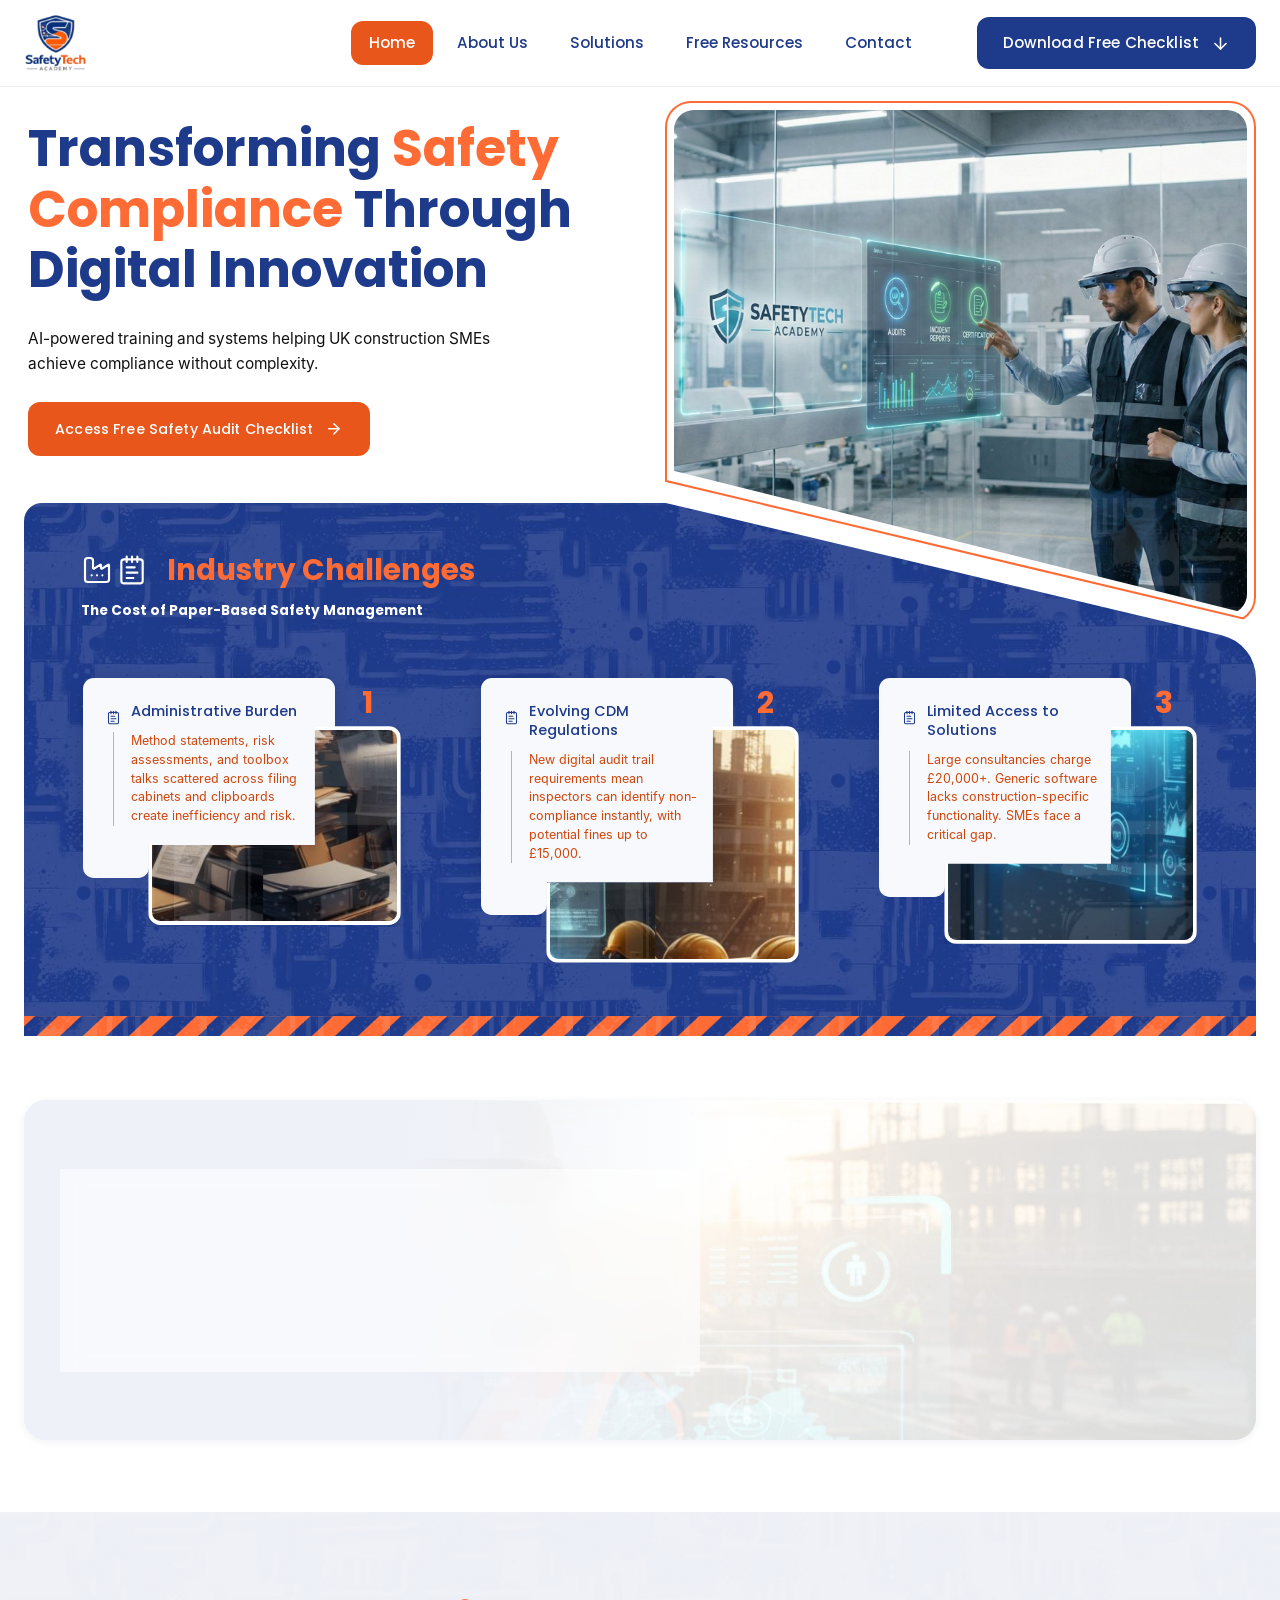
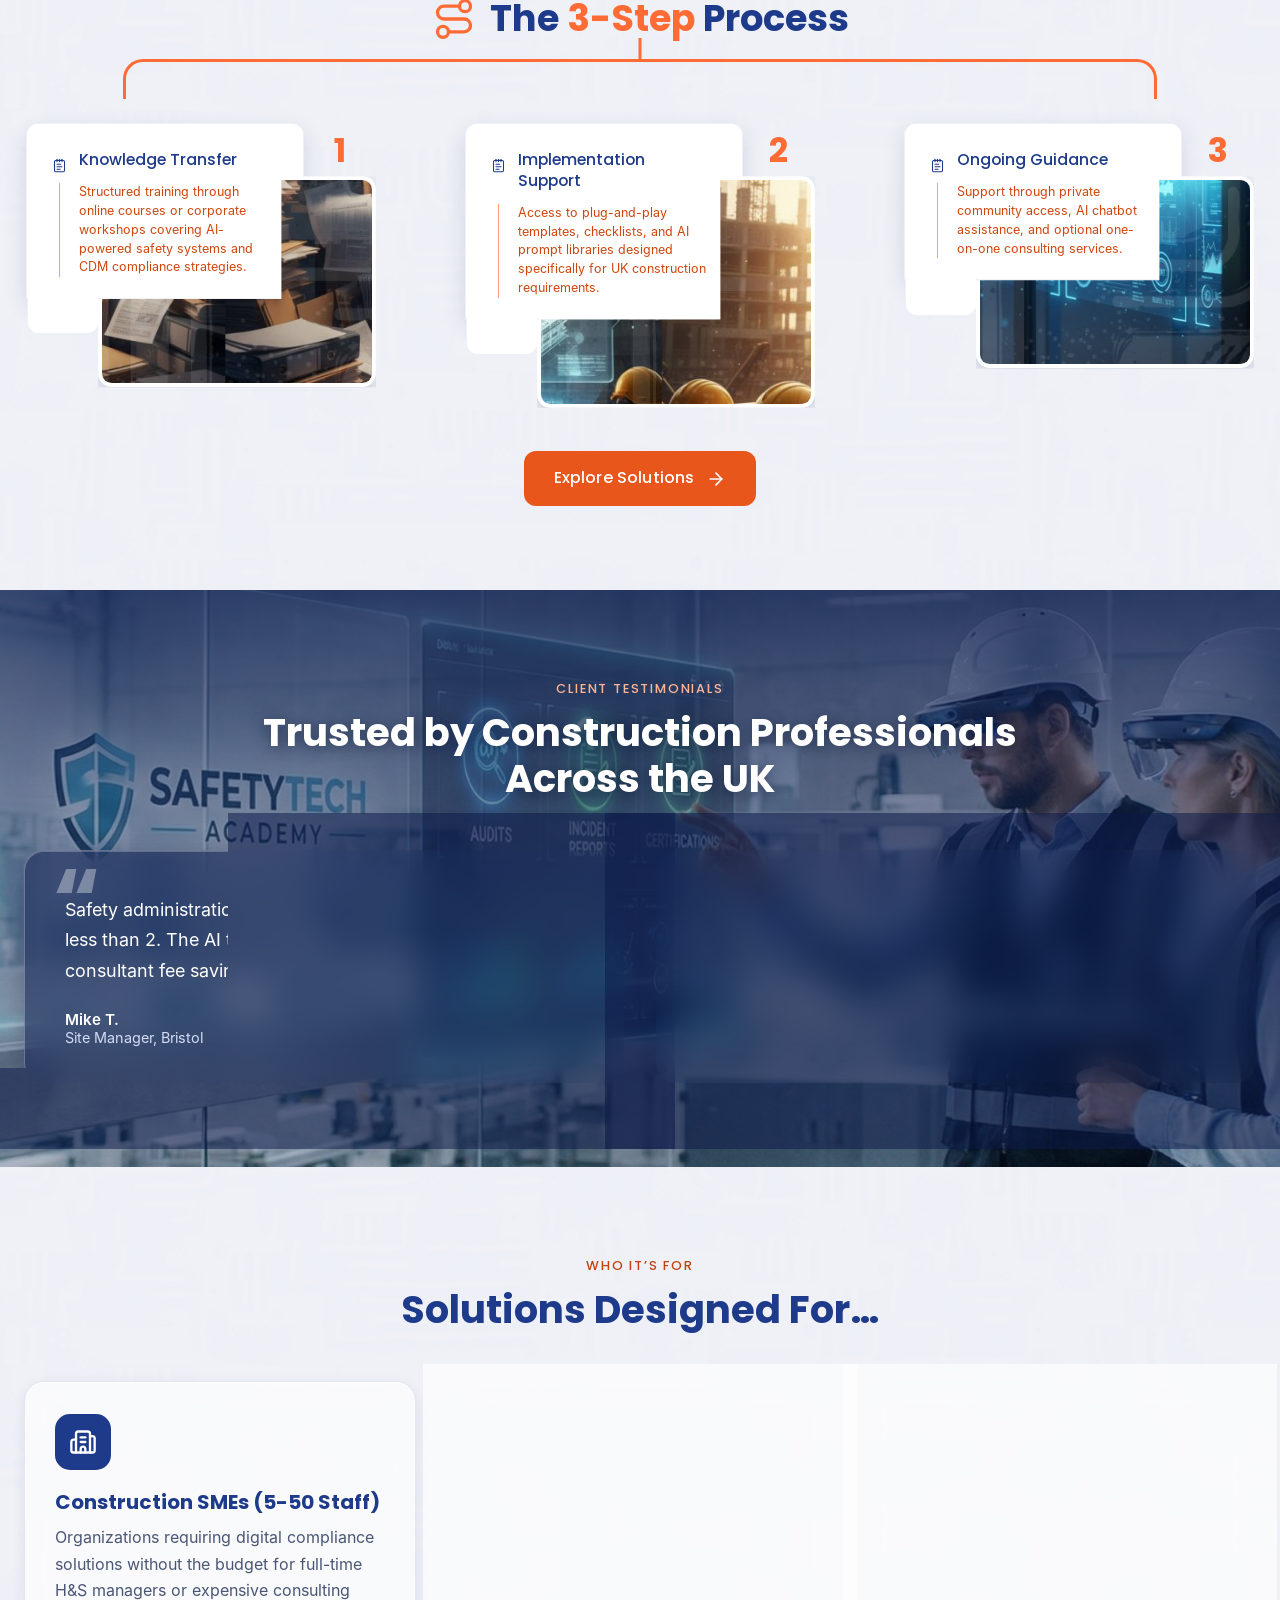
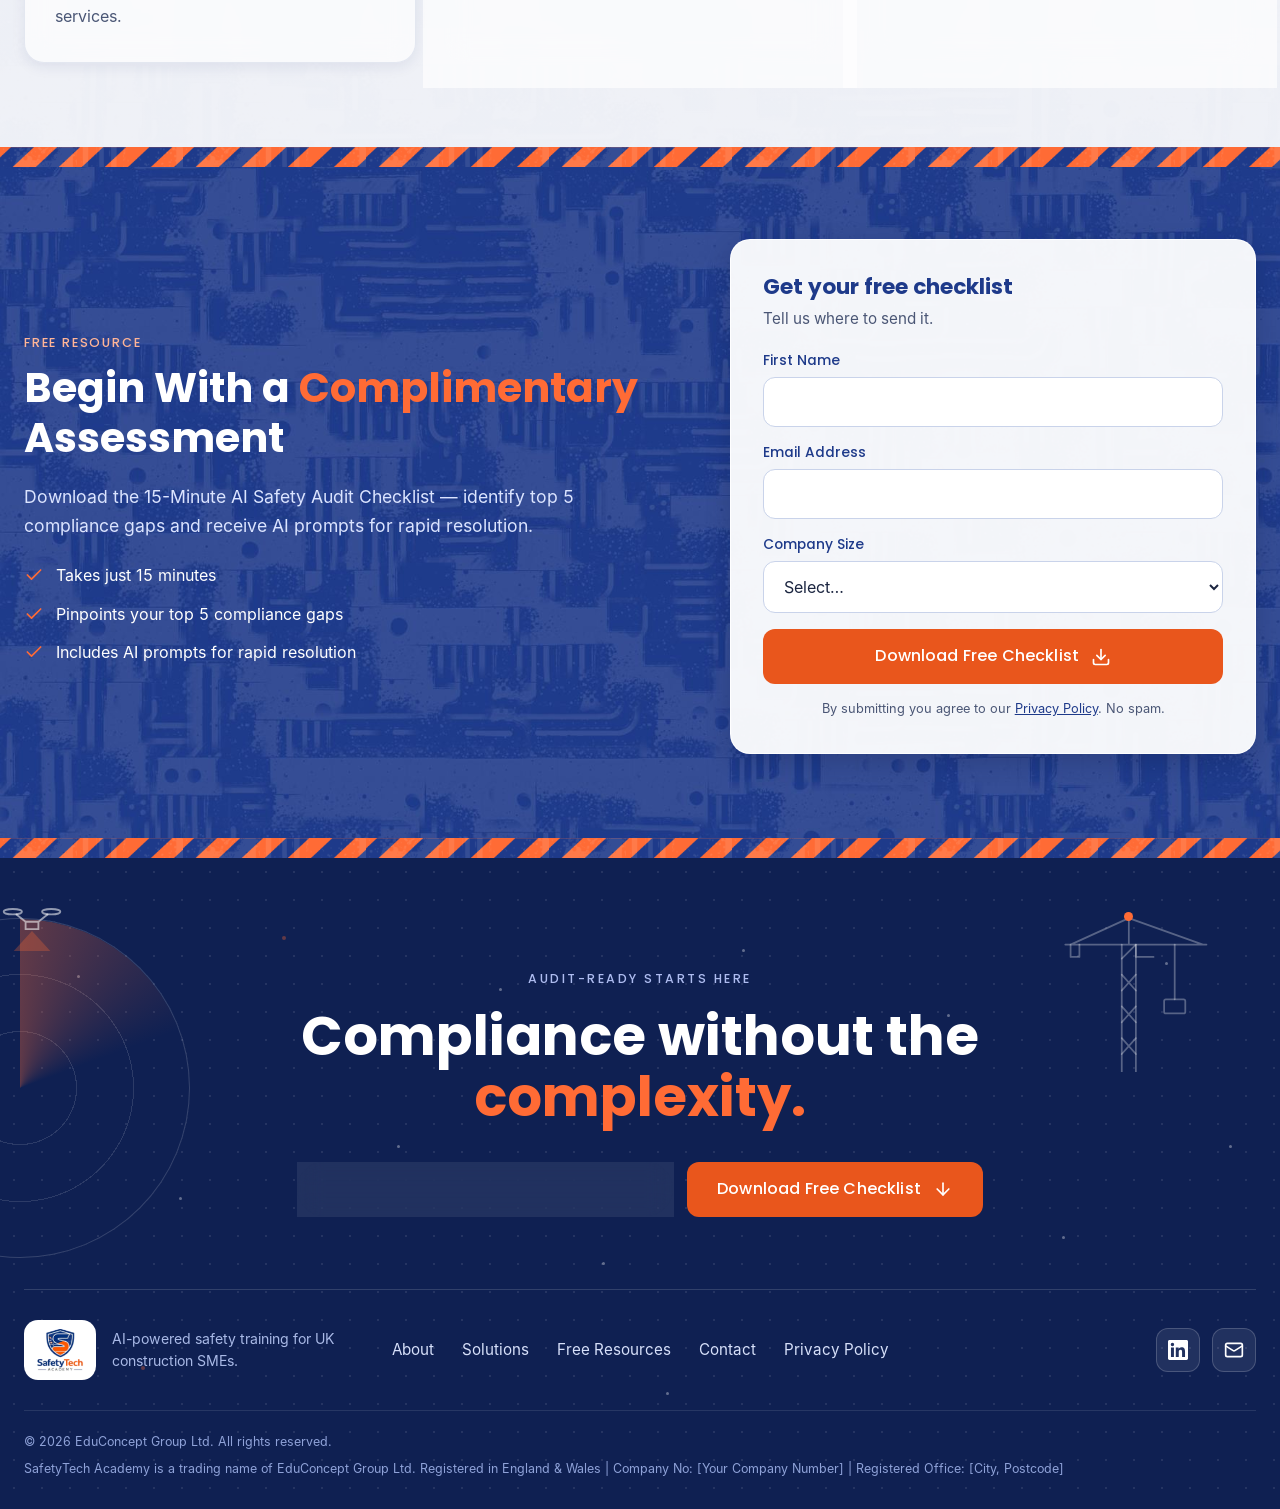
<file: index.html>
<!doctype html>
<html lang="en-GB"><head>
<meta charset="utf-8"><meta name="viewport" content="width=device-width,initial-scale=1">
<title>SafetyTech Academy | AI-Powered Safety Compliance for UK Construction SMEs</title><meta name="description" content="AI-powered training and systems helping UK construction SMEs achieve CDM compliance without complexity. Start with a free 15-minute safety audit checklist.">
<meta property="og:title" content="SafetyTech Academy | AI-Powered Safety Compliance for UK Construction SMEs"><meta property="og:description" content="AI-powered training and systems helping UK construction SMEs achieve CDM compliance without complexity. Start with a free 15-minute safety audit checklist."><meta property="og:type" content="website"><meta property="og:image" content="assets/img/hero.jpg">
<meta name="theme-color" content="#1E3A8A">
<link rel="icon" type="image/png" href="assets/favicon.png"><link rel="apple-touch-icon" href="assets/favicon.png">
<link rel="preload" href="assets/fonts/poppins-700.woff2" as="font" type="font/woff2" crossorigin>
<link rel="stylesheet" href="assets/styles.css">
</head><body>
<svg xmlns="http://www.w3.org/2000/svg" style="position:absolute;width:0;height:0;overflow:hidden" aria-hidden="true"><defs><symbol id="i-arrow-right" viewBox="0 0 24 24"><path d="M5 12h14" /> <path d="m12 5 7 7-7 7" /></symbol><symbol id="i-arrow-down" viewBox="0 0 24 24"><path d="M12 5v14" /> <path d="m19 12-7 7-7-7" /></symbol><symbol id="i-check" viewBox="0 0 24 24"><path d="M20 6 9 17l-5-5" /></symbol><symbol id="i-menu" viewBox="0 0 24 24"><path d="M4 5h16" /> <path d="M4 12h16" /> <path d="M4 19h16" /></symbol><symbol id="i-x" viewBox="0 0 24 24"><path d="M18 6 6 18" /> <path d="m6 6 12 12" /></symbol><symbol id="i-mail" viewBox="0 0 24 24"><path d="m22 7-8.991 5.727a2 2 0 0 1-2.009 0L2 7" /> <rect x="2" y="4" width="20" height="16" rx="2" /></symbol><symbol id="i-pin" viewBox="0 0 24 24"><path d="M20 10c0 4.993-5.539 10.193-7.399 11.799a1 1 0 0 1-1.202 0C9.539 20.193 4 14.993 4 10a8 8 0 0 1 16 0" /> <circle cx="12" cy="10" r="3" /></symbol><symbol id="i-play" viewBox="0 0 24 24"><path d="M5 5a2 2 0 0 1 3.008-1.728l11.997 6.998a2 2 0 0 1 .003 3.458l-12 7A2 2 0 0 1 5 19z" /></symbol><symbol id="i-chevron" viewBox="0 0 24 24"><path d="m6 9 6 6 6-6" /></symbol><symbol id="i-laptop" viewBox="0 0 24 24"><path d="M18 5a2 2 0 0 1 2 2v8.526a2 2 0 0 0 .212.897l1.068 2.127a1 1 0 0 1-.9 1.45H3.62a1 1 0 0 1-.9-1.45l1.068-2.127A2 2 0 0 0 4 15.526V7a2 2 0 0 1 2-2z" /> <path d="M20.054 15.987H3.946" /></symbol><symbol id="i-briefcase" viewBox="0 0 24 24"><path d="M16 20V4a2 2 0 0 0-2-2h-4a2 2 0 0 0-2 2v16" /> <rect width="20" height="14" x="2" y="6" rx="2" /></symbol><symbol id="i-users" viewBox="0 0 24 24"><path d="M16 21v-2a4 4 0 0 0-4-4H6a4 4 0 0 0-4 4v2" /> <path d="M16 3.128a4 4 0 0 1 0 7.744" /> <path d="M22 21v-2a4 4 0 0 0-3-3.87" /> <circle cx="9" cy="7" r="4" /></symbol><symbol id="i-download" viewBox="0 0 24 24"><path d="M12 15V3" /> <path d="M21 15v4a2 2 0 0 1-2 2H5a2 2 0 0 1-2-2v-4" /> <path d="m7 10 5 5 5-5" /></symbol><symbol id="i-newspaper" viewBox="0 0 24 24"><path d="M15 18h-5" /> <path d="M18 14h-8" /> <path d="M4 22h16a2 2 0 0 0 2-2V4a2 2 0 0 0-2-2H8a2 2 0 0 0-2 2v16a2 2 0 0 1-4 0v-9a2 2 0 0 1 2-2h2" /> <rect width="8" height="4" x="10" y="6" rx="1" /></symbol><symbol id="i-sparkles" viewBox="0 0 24 24"><path d="M11.017 2.814a1 1 0 0 1 1.966 0l1.051 5.558a2 2 0 0 0 1.594 1.594l5.558 1.051a1 1 0 0 1 0 1.966l-5.558 1.051a2 2 0 0 0-1.594 1.594l-1.051 5.558a1 1 0 0 1-1.966 0l-1.051-5.558a2 2 0 0 0-1.594-1.594l-5.558-1.051a1 1 0 0 1 0-1.966l5.558-1.051a2 2 0 0 0 1.594-1.594z" /> <path d="M20 2v4" /> <path d="M22 4h-4" /> <circle cx="4" cy="20" r="2" /></symbol><symbol id="i-clock" viewBox="0 0 24 24"><circle cx="12" cy="12" r="10" /> <path d="M12 6v6l4 2" /></symbol><symbol id="i-building" viewBox="0 0 24 24"><path d="M10 12h4" /> <path d="M10 8h4" /> <path d="M14 21v-3a2 2 0 0 0-4 0v3" /> <path d="M6 10H4a2 2 0 0 0-2 2v7a2 2 0 0 0 2 2h16a2 2 0 0 0 2-2V9a2 2 0 0 0-2-2h-2" /> <path d="M6 21V5a2 2 0 0 1 2-2h8a2 2 0 0 1 2 2v16" /></symbol><symbol id="i-hardhat" viewBox="0 0 24 24"><path d="M10 10V5a1 1 0 0 1 1-1h2a1 1 0 0 1 1 1v5" /> <path d="M14 6a6 6 0 0 1 6 6v3" /> <path d="M4 15v-3a6 6 0 0 1 6-6" /> <rect x="2" y="15" width="20" height="4" rx="1" /></symbol><symbol id="i-clipboard" viewBox="0 0 24 24"><rect width="8" height="4" x="8" y="2" rx="1" ry="1" /> <path d="M16 4h2a2 2 0 0 1 2 2v14a2 2 0 0 1-2 2H6a2 2 0 0 1-2-2V6a2 2 0 0 1 2-2h2" /> <path d="m9 14 2 2 4-4" /></symbol><symbol id="i-list" viewBox="0 0 24 24"><rect width="8" height="4" x="8" y="2" rx="1" ry="1" /> <path d="M16 4h2a2 2 0 0 1 2 2v14a2 2 0 0 1-2 2H6a2 2 0 0 1-2-2V6a2 2 0 0 1 2-2h2" /> <path d="M12 11h4" /> <path d="M12 16h4" /> <path d="M8 11h.01" /> <path d="M8 16h.01" /></symbol><symbol id="i-shield" viewBox="0 0 24 24"><path d="M20 13c0 5-3.5 7.5-7.66 8.95a1 1 0 0 1-.67-.01C7.5 20.5 4 18 4 13V6a1 1 0 0 1 1-1c2 0 4.5-1.2 6.24-2.72a1.17 1.17 0 0 1 1.52 0C14.51 3.81 17 5 19 5a1 1 0 0 1 1 1z" /> <path d="m9 12 2 2 4-4" /></symbol><symbol id="i-factory" viewBox="0 0 24 24"><path d="M12 16h.01" /> <path d="M16 16h.01" /> <path d="M3 19a2 2 0 0 0 2 2h14a2 2 0 0 0 2-2V8.5a.5.5 0 0 0-.769-.422l-4.462 2.844A.5.5 0 0 1 15 10.5v-2a.5.5 0 0 0-.769-.422L9.77 10.922A.5.5 0 0 1 9 10.5V5a2 2 0 0 0-2-2H5a2 2 0 0 0-2 2z" /> <path d="M8 16h.01" /></symbol><symbol id="i-cap" viewBox="0 0 24 24"><path d="M21.42 10.922a1 1 0 0 0-.019-1.838L12.83 5.18a2 2 0 0 0-1.66 0L2.6 9.08a1 1 0 0 0 0 1.832l8.57 3.908a2 2 0 0 0 1.66 0z" /> <path d="M22 10v6" /> <path d="M6 12.5V16a6 3 0 0 0 12 0v-3.5" /></symbol><symbol id="i-chat" viewBox="0 0 24 24"><path d="M16 10a2 2 0 0 1-2 2H6.828a2 2 0 0 0-1.414.586l-2.202 2.202A.71.71 0 0 1 2 14.286V4a2 2 0 0 1 2-2h10a2 2 0 0 1 2 2z" /> <path d="M20 9a2 2 0 0 1 2 2v10.286a.71.71 0 0 1-1.212.502l-2.202-2.202A2 2 0 0 0 17.172 19H10a2 2 0 0 1-2-2v-1" /></symbol><symbol id="i-files" viewBox="0 0 24 24"><path d="M15 2h-4a2 2 0 0 0-2 2v11a2 2 0 0 0 2 2h8a2 2 0 0 0 2-2V8" /> <path d="M16.706 2.706A2.4 2.4 0 0 0 15 2v5a1 1 0 0 0 1 1h5a2.4 2.4 0 0 0-.706-1.706z" /> <path d="M5 7a2 2 0 0 0-2 2v11a2 2 0 0 0 2 2h8a2 2 0 0 0 1.732-1" /></symbol><symbol id="i-notes" viewBox="0 0 24 24"><path d="M8 2v4" /> <path d="M12 2v4" /> <path d="M16 2v4" /> <rect width="16" height="18" x="4" y="4" rx="2" /> <path d="M8 10h6" /> <path d="M8 14h8" /> <path d="M8 18h5" /></symbol><symbol id="i-up-right" viewBox="0 0 24 24"><path d="M7 7h10v10" /> <path d="M7 17 17 7" /></symbol><symbol id="i-scale" viewBox="0 0 24 24"><path d="M12 3v18" /> <path d="m19 8 3 8a5 5 0 0 1-6 0zV7" /> <path d="M3 7h1a17 17 0 0 0 8-2 17 17 0 0 0 8 2h1" /> <path d="m5 8 3 8a5 5 0 0 1-6 0zV7" /> <path d="M7 21h10" /></symbol><symbol id="i-pound" viewBox="0 0 24 24"><circle cx="12" cy="12" r="10" /> <path d="M10 16V9.5a1 1 0 0 1 5 0" /> <path d="M8 12h4" /> <path d="M8 16h7" /></symbol><symbol id="i-route" viewBox="0 0 24 24"><circle cx="6" cy="19" r="3" /> <path d="M9 19h8.5a3.5 3.5 0 0 0 0-7h-11a3.5 3.5 0 0 1 0-7H15" /> <circle cx="18" cy="5" r="3" /></symbol><symbol id="i-user" viewBox="0 0 24 24"><path d="M19 21v-2a4 4 0 0 0-4-4H9a4 4 0 0 0-4 4v2" /> <circle cx="12" cy="7" r="4" /></symbol><symbol id="i-book" viewBox="0 0 24 24"><path d="M12 5v16" /> <path d="M20.001 19A2 2 0 0022 17V5a2 2 0 00-1.999-2L16 3.002A5 5 0 0012 5a5 5 0 00-4-2H4a2 2 0 00-2 2v12a2 2 0 001.999 2H8a5 5 0 014 2 5 5 0 014-2z" /></symbol><symbol id="i-mic" viewBox="0 0 24 24"><path d="M12 19v3" /> <path d="M19 10v2a7 7 0 0 1-14 0v-2" /> <rect x="9" y="2" width="6" height="13" rx="3" /></symbol><symbol id="i-linkedin" viewBox="0 0 24 24"><path fill="currentColor" stroke="none" d="M20.447 20.452h-3.554v-5.569c0-1.328-.027-3.037-1.852-3.037-1.853 0-2.136 1.445-2.136 2.939v5.667H9.351V9h3.414v1.561h.046c.477-.9 1.637-1.85 3.37-1.85 3.601 0 4.267 2.37 4.267 5.455v6.286zM5.337 7.433a2.062 2.062 0 1 1 0-4.125 2.062 2.062 0 0 1 0 4.125zm1.782 13.019H3.555V9h3.564v11.452zM22.225 0H1.771C.792 0 0 .774 0 1.729v20.542C0 23.227.792 24 1.771 24h20.451C23.2 24 24 23.227 24 22.271V1.729C24 .774 23.2 0 22.222 0h.003z"/></symbol></defs></svg>
<a class="skip" href="#main">Skip to content</a>
<header class="site-header"><div class="container nav-inner">
<a class="brand" href="index.html" aria-label="SafetyTech Academy — home"><img src="assets/logo.png" alt="SafetyTech Academy" width="63" height="58"></a>
<nav class="nav" id="primary-nav" aria-label="Primary"><a href="index.html" aria-current="page">Home</a><a href="about.html">About Us</a><a href="solutions.html">Solutions</a><a href="resources.html">Free Resources</a><a href="contact.html">Contact</a></nav>
<a class="btn btn-navy nav-cta" href="resources.html#checklist">Download Free Checklist <svg class="ico" aria-hidden="true" focusable="false"><use href="#i-arrow-down"/></svg></a>
<button class="nav-toggle" type="button" aria-expanded="false" aria-controls="primary-nav" aria-label="Open menu"><svg class="ico" aria-hidden="true" focusable="false"><use href="#i-menu"/></svg></button>
</div></header>
<main id="main">

<div class="container hero-wrap">
 <section class="hero" aria-labelledby="h1">
  <div class="hero-copy">
   <h1 id="h1">Transforming <span class="accent">Safety Compliance</span> Through Digital Innovation</h1>
   <p class="hero-sub">AI-powered training and systems helping UK construction SMEs achieve compliance without complexity.</p>
   <a class="btn btn-orange" href="resources.html#checklist">Access Free Safety Audit Checklist <svg class="ico" aria-hidden="true" focusable="false"><use href="#i-arrow-right"/></svg></a>
  </div>
  <div class="hero-img"><div class="frame"><img src="assets/img/hero.jpg" alt="Two construction professionals in hard hats and AR headsets reviewing a SafetyTech Academy digital dashboard showing audits, incident reports and certifications" width="1600" height="1411" fetchpriority="high"></div></div>
 </section>

 <section class="challenges" aria-labelledby="ch-h">
  <div class="ch-head"><span class="ch-ico"><svg class="ico" aria-hidden="true" focusable="false"><use href="#i-factory"/></svg><svg class="ico" aria-hidden="true" focusable="false"><use href="#i-notes"/></svg></span><h2 id="ch-h">Industry Challenges</h2></div>
  <p class="ch-sub">The Cost of Paper-Based Safety Management</p>
  <div class="cards">
   <article class="item reveal"><div class="item-in"><div class="c-card"><span class="c-ic"><svg class="ico" aria-hidden="true" focusable="false"><use href="#i-notes"/></svg></span><h3>Administrative Burden</h3><span class="c-line" aria-hidden="true"></span><p>Method statements, risk assessments, and toolbox talks scattered across filing cabinets and clipboards create inefficiency and risk.</p></div><div class="c-photo"><img src="assets/img/challenge-1.jpg" alt="" loading="lazy" width="498" height="232"></div><span class="c-num" aria-hidden="true">1</span></div></article>
   <article class="item reveal"><div class="item-in"><div class="c-card"><span class="c-ic"><svg class="ico" aria-hidden="true" focusable="false"><use href="#i-notes"/></svg></span><h3>Evolving CDM Regulations</h3><span class="c-line" aria-hidden="true"></span><p>New digital audit trail requirements mean inspectors can identify non-compliance instantly, with potential fines up to £15,000.</p></div><div class="c-photo"><img src="assets/img/challenge-2.jpg" alt="" loading="lazy" width="498" height="232"></div><span class="c-num" aria-hidden="true">2</span></div></article>
   <article class="item reveal"><div class="item-in"><div class="c-card"><span class="c-ic"><svg class="ico" aria-hidden="true" focusable="false"><use href="#i-notes"/></svg></span><h3>Limited Access to Solutions</h3><span class="c-line" aria-hidden="true"></span><p>Large consultancies charge £20,000+. Generic software lacks construction-specific functionality. SMEs face a critical gap.</p></div><div class="c-photo"><img src="assets/img/challenge-3.jpg" alt="" loading="lazy" width="498" height="232"></div><span class="c-num" aria-hidden="true">3</span></div></article>
  </div>
 </section>

 <section class="approach reveal" aria-labelledby="ap-h"><div class="approach-in">
  <h2 id="ap-h">The <span class="accent">SafetyTech</span> Approach</h2>
  <p>Construction Safety Expertise Combined with AI Innovation</p>
 </div></section>
</div>

<section class="section" aria-labelledby="steps-h"><div class="container">
 <div class="steps-head reveal"><svg class="ico" aria-hidden="true" focusable="false"><use href="#i-route"/></svg><h2 id="steps-h">The <span class="accent">3-Step</span> Process</h2></div>
 <div class="bracket" aria-hidden="true"></div>
 <div class="cards steps-cards">
  <article class="item reveal"><div class="item-in"><div class="c-card"><span class="c-ic"><svg class="ico" aria-hidden="true" focusable="false"><use href="#i-notes"/></svg></span><h3>Knowledge Transfer</h3><span class="c-line" aria-hidden="true"></span><p>Structured training through online courses or corporate workshops covering AI-powered safety systems and CDM compliance strategies.</p></div><div class="c-photo"><img src="assets/img/challenge-1.jpg" alt="" loading="lazy" width="498" height="232"></div><span class="c-num" aria-hidden="true">1</span></div></article>
  <article class="item reveal"><div class="item-in"><div class="c-card"><span class="c-ic"><svg class="ico" aria-hidden="true" focusable="false"><use href="#i-notes"/></svg></span><h3>Implementation Support</h3><span class="c-line" aria-hidden="true"></span><p>Access to plug-and-play templates, checklists, and AI prompt libraries designed specifically for UK construction requirements.</p></div><div class="c-photo"><img src="assets/img/challenge-2.jpg" alt="" loading="lazy" width="498" height="232"></div><span class="c-num" aria-hidden="true">2</span></div></article>
  <article class="item reveal"><div class="item-in"><div class="c-card"><span class="c-ic"><svg class="ico" aria-hidden="true" focusable="false"><use href="#i-notes"/></svg></span><h3>Ongoing Guidance</h3><span class="c-line" aria-hidden="true"></span><p>Support through private community access, AI chatbot assistance, and optional one-on-one consulting services.</p></div><div class="c-photo"><img src="assets/img/challenge-3.jpg" alt="" loading="lazy" width="498" height="232"></div><span class="c-num" aria-hidden="true">3</span></div></article>
 </div>
 <div class="cta-row"><a class="btn btn-orange" href="solutions.html">Explore Solutions <svg class="ico" aria-hidden="true" focusable="false"><use href="#i-arrow-right"/></svg></a></div>
</div></section>

<section class="section testi" aria-labelledby="tt"><div class="container">
 <div class="sec-head reveal"><span class="eyebrow">Client testimonials</span><h2 id="tt">Trusted by Construction Professionals Across the UK</h2></div>
 <div class="t-grid">
  <figure class="tcard reveal"><blockquote>Safety administration time reduced from 8 hours weekly to less than 2. The AI templates delivered thousands in consultant fee savings.</blockquote><figcaption><cite>Mike T.<span>Site Manager, Bristol</span></cite></figcaption></figure>
  <figure class="tcard reveal"><blockquote>Initial skepticism about AI was overcome through clear, practical implementation guidance. Safety records are now audit-ready in minutes rather than days.</blockquote><figcaption><cite>Sarah L.<span>Project Director, Manchester</span></cite></figcaption></figure>
 </div>
 <!-- Stats row: PRD says "if available, otherwise skip for now". Remove the hidden attribute once the figures are confirmed. -->
 <div class="stats" hidden><div class="stat"><b>100+</b>Professionals Trained</div><div class="stat"><b>15+</b>Corporate Workshops Delivered</div><div class="stat"><b>4.9★</b>Average Rating</div></div>
</div></section>

<section class="section" aria-labelledby="aud"><div class="container">
 <div class="sec-head reveal"><span class="eyebrow">Who it’s for</span><h2 id="aud">Solutions Designed For…</h2></div>
 <div class="seg-grid">
  <article class="seg reveal"><div class="tile"><svg class="ico" aria-hidden="true" focusable="false"><use href="#i-building"/></svg></div><h3>Construction SMEs (5-50 Staff)</h3><p>Organizations requiring digital compliance solutions without the budget for full-time H&amp;S managers or expensive consulting services.</p></article>
  <article class="seg reveal"><div class="tile"><svg class="ico" aria-hidden="true" focusable="false"><use href="#i-hardhat"/></svg></div><h3>Site Managers &amp; Supervisors</h3><p>Professionals seeking efficient systems that reduce administrative burden while maintaining compliance standards.</p></article>
  <article class="seg reveal"><div class="tile"><svg class="ico" aria-hidden="true" focusable="false"><use href="#i-clipboard"/></svg></div><h3>H&amp;S Professionals</h3><p>Individuals looking to develop AI tool expertise to enhance their value proposition and career advancement.</p></article>
 </div>
</div></section>

<section class="lead" id="checklist" aria-labelledby="lead-h"><div class="container lead-grid">
 <div class="reveal"><span class="eyebrow">Free resource</span><h2 id="lead-h">Begin With a <span class="accent">Complimentary</span> Assessment</h2>
  <p>Download the 15-Minute AI Safety Audit Checklist — identify top 5 compliance gaps and receive AI prompts for rapid resolution.</p>
  <ul class="ticks"><li><svg class="ico" aria-hidden="true" focusable="false"><use href="#i-check"/></svg><span>Takes just 15 minutes</span></li><li><svg class="ico" aria-hidden="true" focusable="false"><use href="#i-check"/></svg><span>Pinpoints your top 5 compliance gaps</span></li><li><svg class="ico" aria-hidden="true" focusable="false"><use href="#i-check"/></svg><span>Includes AI prompts for rapid resolution</span></li></ul></div>
 <div class="reveal"><form class="form-card " name="checklist-home" method="POST" action="/" data-form data-netlify="true" netlify-honeypot="bot-field">
<div class="form-body"><h3 >Get your free checklist</h3><p class="sub" >Tell us where to send it.</p>
<div class="form-error" role="alert">Sorry, that didn’t send. Please try again or email <a href="mailto:hello@safetytechacademy.co.uk">hello@safetytechacademy.co.uk</a>.</div>
<input type="hidden" name="form-name" value="checklist-home">
<div class="field"><label for="lh-name">First Name</label><input id="lh-name" name="first_name" type="text" required autocomplete="given-name" placeholder="" ><div class="msg" role="alert"></div></div><div class="field"><label for="lh-email">Email Address</label><input id="lh-email" name="email" type="email" required autocomplete="email" placeholder="" ><div class="msg" role="alert"></div></div><div class="field"><label for="lh-size">Company Size</label><select id="lh-size" name="company_size" required><option value="">Select…</option><option value="1-5">1-5</option><option value="6-20">6-20</option><option value="21-50">21-50</option><option value="51+">51+</option></select><div class="msg" role="alert"></div></div>
<p class="hp" aria-hidden="true"><label>Don’t fill this out <input name="bot-field" tabindex="-1" autocomplete="off"></label></p>
<button class="btn btn-orange btn-block" type="submit" >Download Free Checklist<svg class="ico" aria-hidden="true" focusable="false"><use href="#i-download"/></svg></button>
<p class="fine">By submitting you agree to our <a href="privacy.html">Privacy Policy</a>. No spam.</p></div>
<div class="success" role="status"><div class="ok"><svg class="ico" aria-hidden="true" focusable="false"><use href="#i-check"/></svg></div><h3>Check your inbox</h3><p>Thanks, <span data-name></span>! The 15-Minute AI Safety Audit Checklist is on its way to <strong data-email></strong>. If it hasn’t arrived in a few minutes, check your spam folder.</p></div>
</form></div>
</div></section>

</main>
<footer class="site-footer">
<div class="f-scene" aria-hidden="true"><i class="sd" style="left:6%;top:18%;--d:2.6s"></i><i class="sd" style="left:14%;top:52%;--d:3.4s"></i><i class="sd o" style="left:22%;top:12%;--d:2.2s"></i><i class="sd" style="left:31%;top:44%;--d:3.0s"></i><i class="sd" style="left:39%;top:20%;--d:2.8s"></i><i class="sd" style="left:47%;top:62%;--d:3.6s"></i><i class="sd" style="left:58%;top:14%;--d:2.4s"></i><i class="sd o" style="left:66%;top:48%;--d:3.2s"></i><i class="sd" style="left:74%;top:24%;--d:2.7s"></i><i class="sd" style="left:83%;top:58%;--d:3.5s"></i><i class="sd" style="left:91%;top:16%;--d:2.3s"></i><i class="sd" style="left:96%;top:44%;--d:3.1s"></i><i class="sd o" style="left:11%;top:78%;--d:2.9s"></i><i class="sd" style="left:52%;top:82%;--d:3.3s"></i><div class="f-radar"></div><svg class="f-crane" viewBox="0 0 170 190" fill="none" stroke="currentColor" stroke-width="2" stroke-linejoin="round" stroke-linecap="round">
<path d="M70 190V46M86 190V46"/><path d="M70 170l16-18M86 170L70 152M70 134l16-18M86 134L70 116M70 98l16-18M86 98L70 80M70 62l16-16"/>
<path d="M78 46V16M78 16L12 46M78 16l84 30M6 46h160M86 46v14h20"/><path d="M12 46v14h10v-14"/>
<path d="M130 46v54" class="hook-line"/>
<g class="hook"><path d="M130 46v62"/><rect x="118" y="108" width="24" height="16" rx="2"/></g></svg>
<i class="f-beacon"></i><div class="f-drone"><svg viewBox="0 0 70 60" fill="none" stroke="currentColor" stroke-width="2" stroke-linecap="round"><path d="M18 18l10 8M52 18L42 26M28 26h14v8H28z"/><ellipse cx="14" cy="15" rx="10" ry="3"/><ellipse cx="56" cy="15" rx="10" ry="3"/><path class="beam" d="M35 36L15 58h40z" fill="rgba(255,107,53,.28)" stroke="none"/></svg></div><i class="f-streak"></i></div>
<div class="container f-inner">
<div class="f-cta"><span class="f-eyebrow">Audit-ready starts here</span>
<h2>Compliance without the <em>complexity.</em></h2>
<div class="f-actions"><a class="f-pill" href="mailto:hello@safetytechacademy.co.uk"><svg class="ico" aria-hidden="true" focusable="false"><use href="#i-mail"/></svg><span>hello@safetytechacademy.co.uk</span><svg class="ico" aria-hidden="true" focusable="false"><use href="#i-up-right"/></svg></a>
<a class="btn btn-orange" href="resources.html#checklist">Download Free Checklist <svg class="ico" aria-hidden="true" focusable="false"><use href="#i-arrow-down"/></svg></a></div></div>
<div class="f-row">
<div class="f-brand"><a class="f-logo" href="index.html"><img src="assets/logo.png" alt="SafetyTech Academy" width="54" height="50"></a><p class="f-note">AI-powered safety training for UK construction SMEs.</p></div>
<nav class="f-links" aria-label="Footer"><a href="about.html">About</a><a href="solutions.html">Solutions</a><a href="resources.html">Free Resources</a><a href="contact.html">Contact</a><a href="privacy.html">Privacy Policy</a></nav>
<div class="social"><a href="#" aria-label="SafetyTech Academy on LinkedIn"><svg class="ico" aria-hidden="true" focusable="false"><use href="#i-linkedin"/></svg></a><a href="mailto:hello@safetytechacademy.co.uk" aria-label="Email SafetyTech Academy"><svg class="ico" aria-hidden="true" focusable="false"><use href="#i-mail"/></svg></a></div>
</div>
<div class="f-bar"><span>© <span data-year>2026</span> EduConcept Group Ltd. All rights reserved.</span><span>SafetyTech Academy is a trading name of EduConcept Group Ltd. Registered in England &amp; Wales | Company No: [Your Company Number] | Registered Office: [City, Postcode]</span></div>
</div></footer>
<a class="sticky-cta" href="resources.html#checklist">Download Free Checklist <svg class="ico" aria-hidden="true" focusable="false"><use href="#i-arrow-down"/></svg></a>
<div class="modal" id="popup-modal" role="dialog" aria-modal="true" aria-labelledby="popup-modal-t"><div class="modal-card">
<span class="modal-badge">Free download</span><button class="modal-x" type="button" data-close aria-label="Close"><svg class="ico" aria-hidden="true" focusable="false"><use href="#i-x"/></svg></button>
<form class="form-card " name="checklist-popup" method="POST" action="/" data-form data-netlify="true" netlify-honeypot="bot-field">
<div class="form-body"><h3 ><span id="popup-modal-t">Get the 15-Minute AI Safety Audit Checklist</span></h3><p class="sub" >Spot your top 5 compliance gaps and get AI prompts to fix them fast.</p>
<div class="form-error" role="alert">Sorry, that didn’t send. Please try again or email <a href="mailto:hello@safetytechacademy.co.uk">hello@safetytechacademy.co.uk</a>.</div>
<input type="hidden" name="form-name" value="checklist-popup">
<div class="field"><label for="pm-name">First Name</label><input id="pm-name" name="first_name" type="text" required autocomplete="given-name" placeholder="" ><div class="msg" role="alert"></div></div><div class="field"><label for="pm-email">Email Address</label><input id="pm-email" name="email" type="email" required autocomplete="email" placeholder="" ><div class="msg" role="alert"></div></div>
<p class="hp" aria-hidden="true"><label>Don’t fill this out <input name="bot-field" tabindex="-1" autocomplete="off"></label></p>
<button class="btn btn-orange btn-block" type="submit" >Download Free Checklist<svg class="ico" aria-hidden="true" focusable="false"><use href="#i-download"/></svg></button>
<p class="fine">By submitting you agree to our <a href="privacy.html">Privacy Policy</a>. No spam.</p></div>
<div class="success" role="status"><div class="ok"><svg class="ico" aria-hidden="true" focusable="false"><use href="#i-check"/></svg></div><h3>Check your inbox</h3><p>Thanks, <span data-name></span>! The 15-Minute AI Safety Audit Checklist is on its way to <strong data-email></strong>. If it hasn’t arrived in a few minutes, check your spam folder.</p></div>
</form>
</div></div>
<script src="assets/config.js"></script><script src="assets/main.js"></script>
</body></html>
</file>
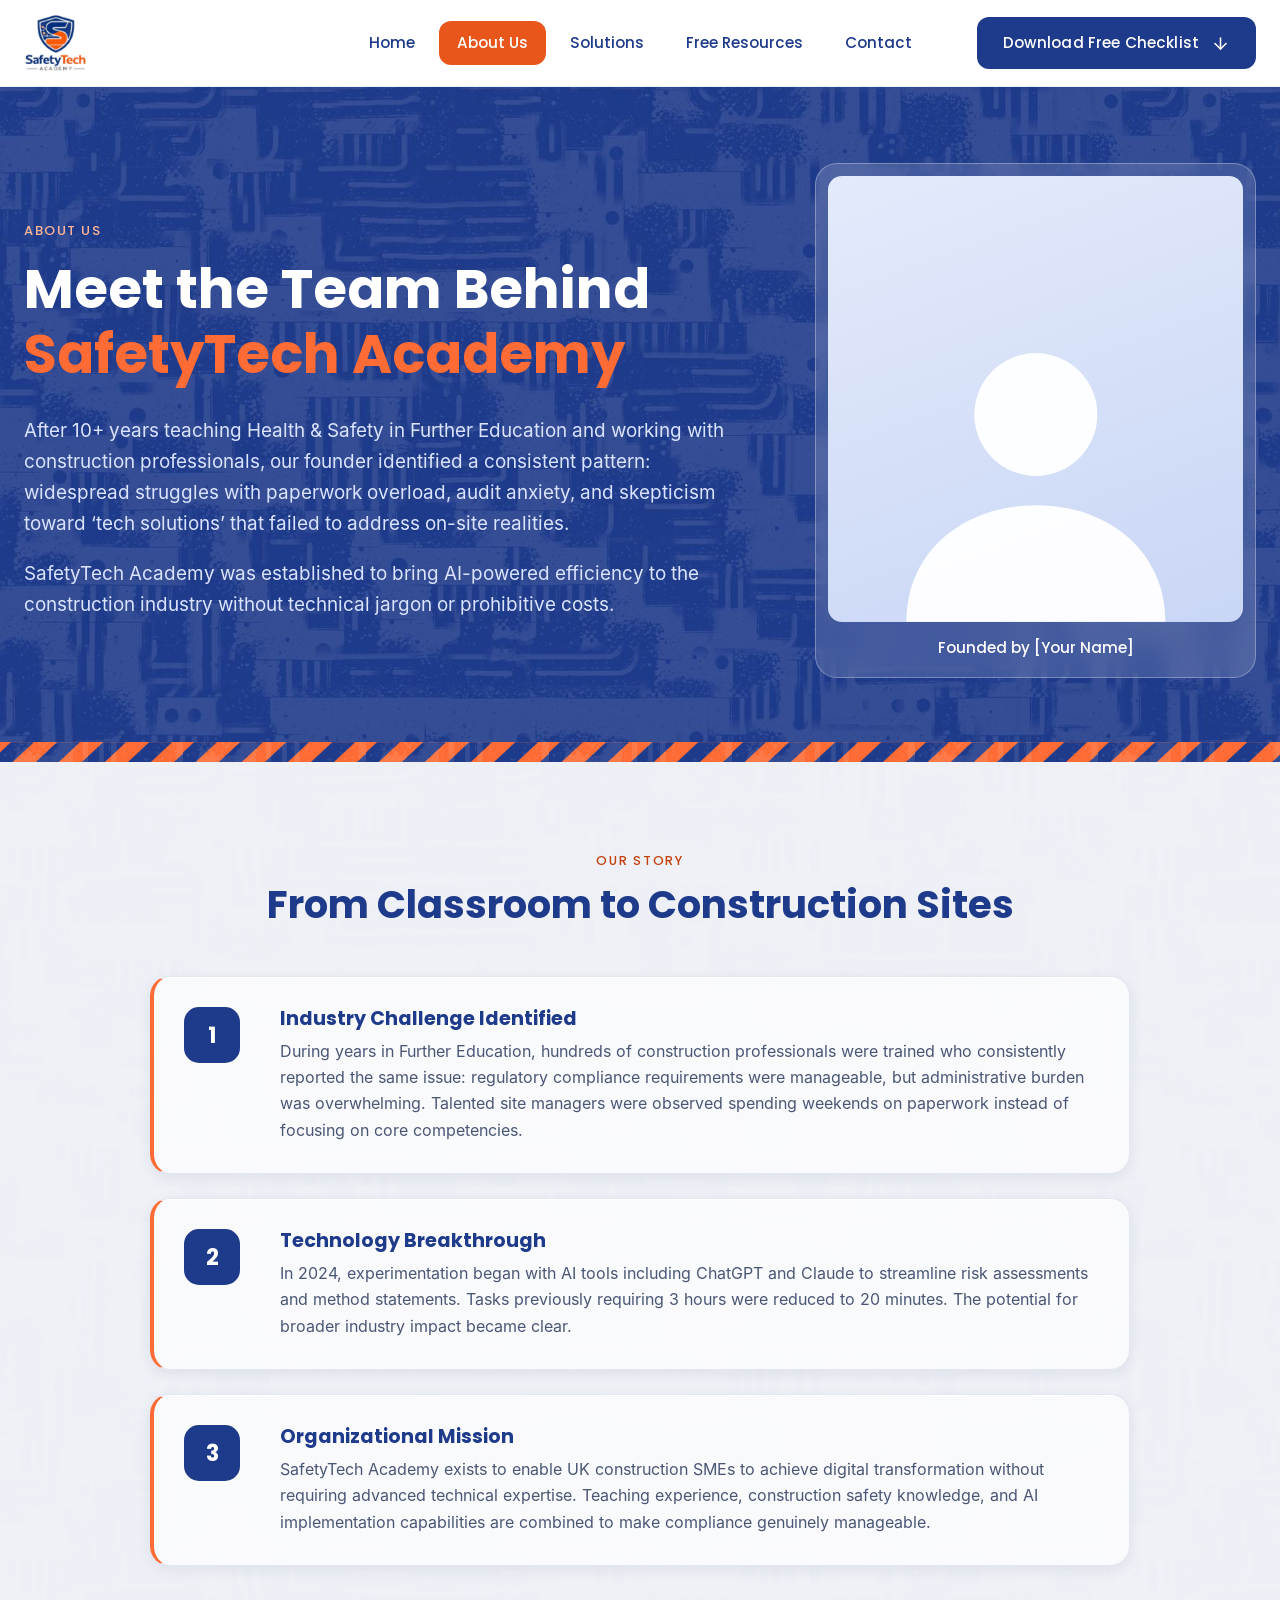
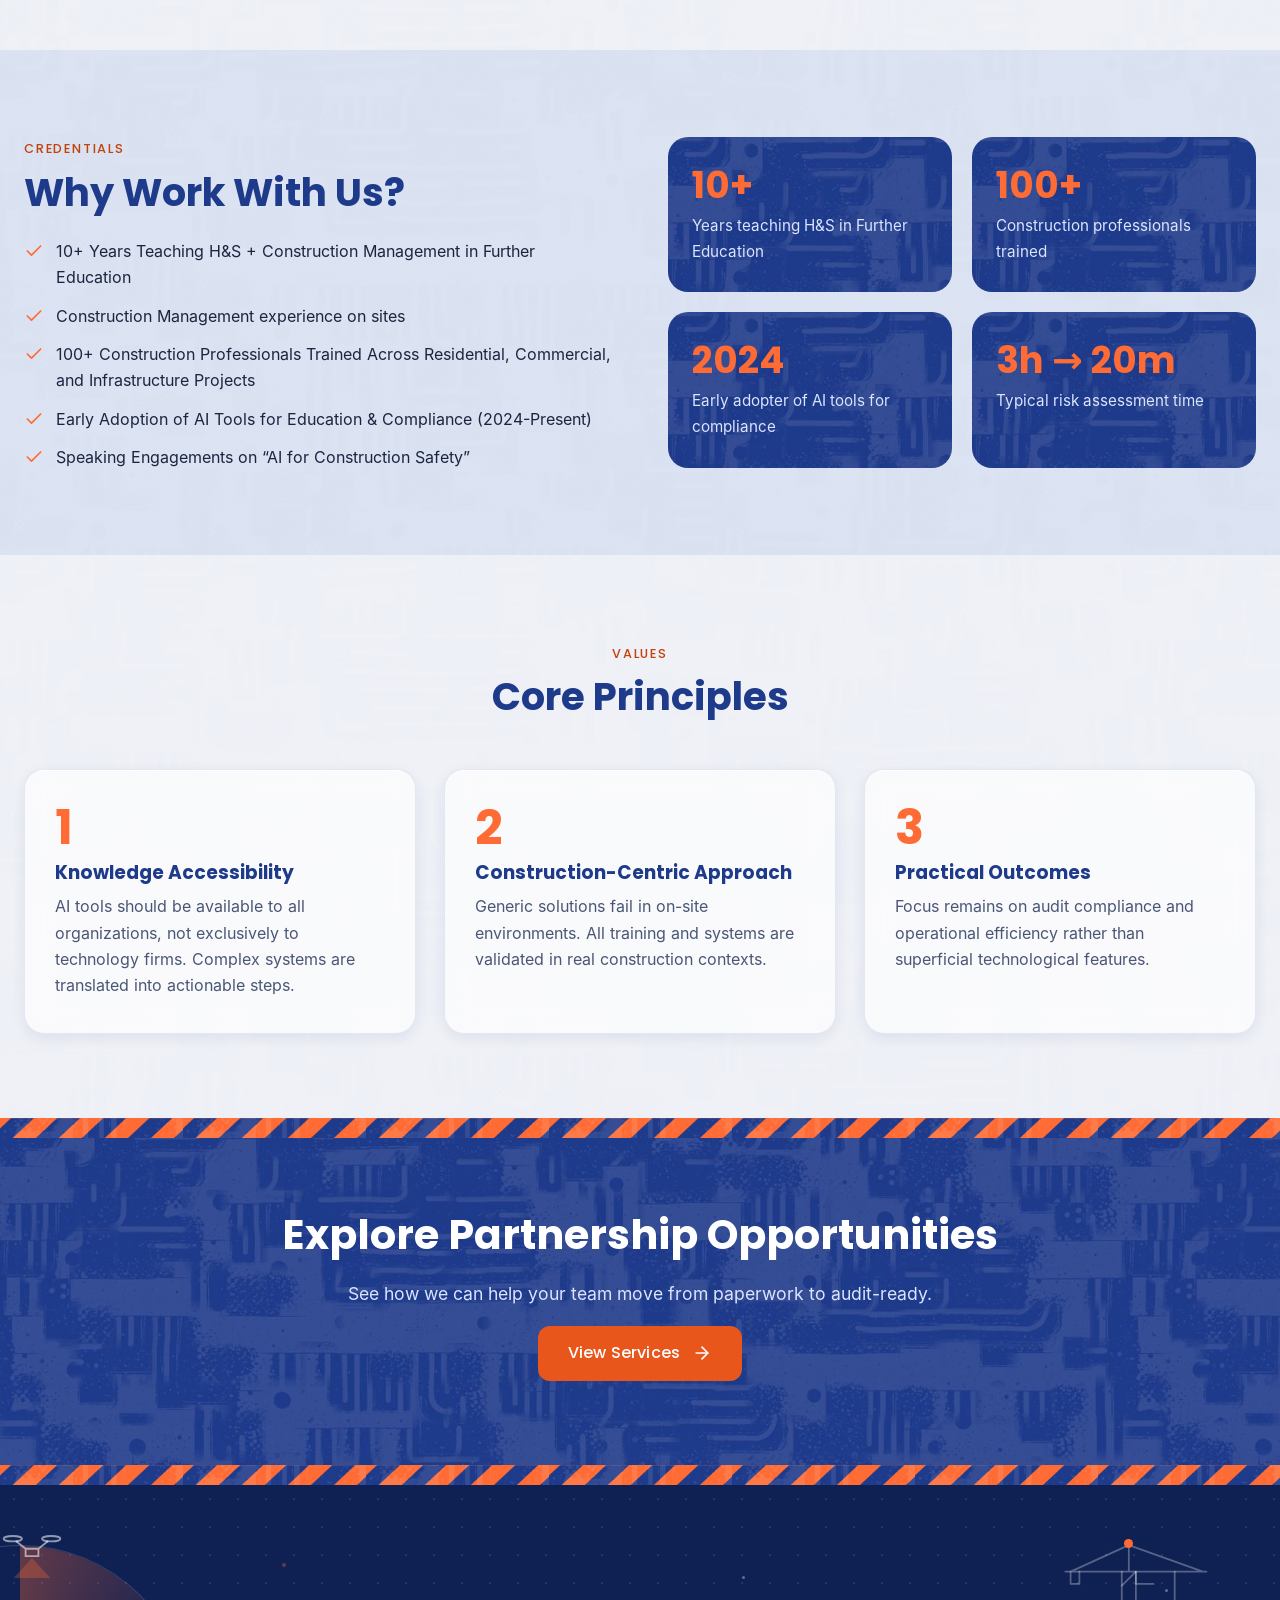
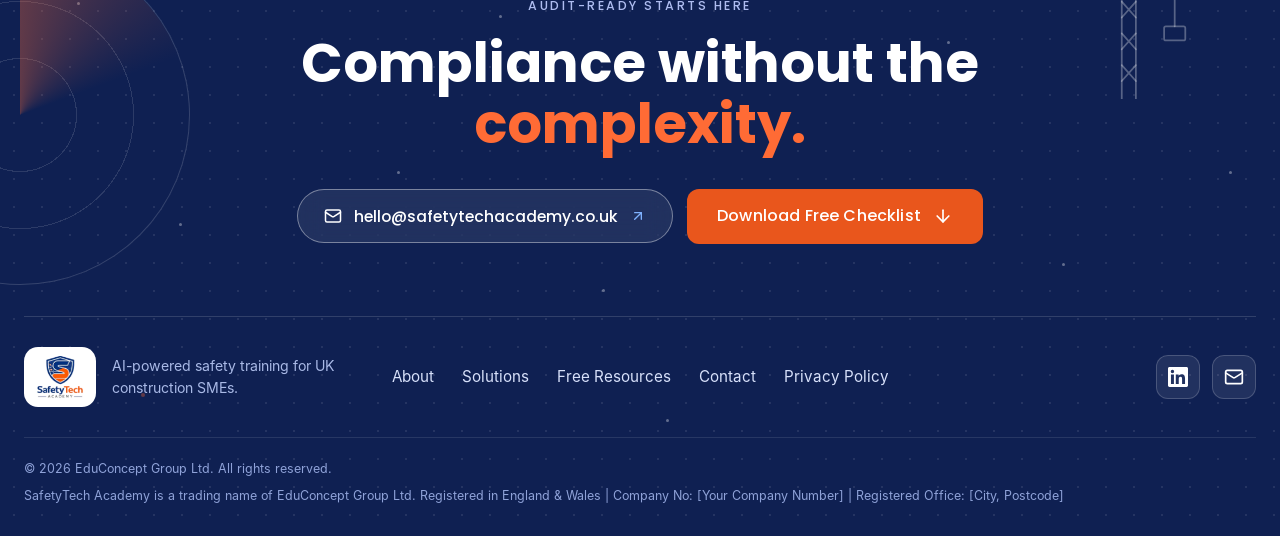
<file: about.html>
<!doctype html>
<html lang="en-GB"><head>
<meta charset="utf-8"><meta name="viewport" content="width=device-width,initial-scale=1">
<title>About Us | SafetyTech Academy</title><meta name="description" content="Meet the team behind SafetyTech Academy — 10+ years of H&S teaching and construction experience, now bringing AI-powered efficiency to UK construction.">
<meta property="og:title" content="About Us | SafetyTech Academy"><meta property="og:description" content="Meet the team behind SafetyTech Academy — 10+ years of H&S teaching and construction experience, now bringing AI-powered efficiency to UK construction."><meta property="og:type" content="website"><meta property="og:image" content="assets/img/hero.jpg">
<meta name="theme-color" content="#1E3A8A">
<link rel="icon" type="image/png" href="assets/favicon.png"><link rel="apple-touch-icon" href="assets/favicon.png">
<link rel="preload" href="assets/fonts/poppins-700.woff2" as="font" type="font/woff2" crossorigin>
<link rel="stylesheet" href="assets/styles.css">
</head><body>
<svg xmlns="http://www.w3.org/2000/svg" style="position:absolute;width:0;height:0;overflow:hidden" aria-hidden="true"><defs><symbol id="i-arrow-right" viewBox="0 0 24 24"><path d="M5 12h14" /> <path d="m12 5 7 7-7 7" /></symbol><symbol id="i-arrow-down" viewBox="0 0 24 24"><path d="M12 5v14" /> <path d="m19 12-7 7-7-7" /></symbol><symbol id="i-check" viewBox="0 0 24 24"><path d="M20 6 9 17l-5-5" /></symbol><symbol id="i-menu" viewBox="0 0 24 24"><path d="M4 5h16" /> <path d="M4 12h16" /> <path d="M4 19h16" /></symbol><symbol id="i-x" viewBox="0 0 24 24"><path d="M18 6 6 18" /> <path d="m6 6 12 12" /></symbol><symbol id="i-mail" viewBox="0 0 24 24"><path d="m22 7-8.991 5.727a2 2 0 0 1-2.009 0L2 7" /> <rect x="2" y="4" width="20" height="16" rx="2" /></symbol><symbol id="i-pin" viewBox="0 0 24 24"><path d="M20 10c0 4.993-5.539 10.193-7.399 11.799a1 1 0 0 1-1.202 0C9.539 20.193 4 14.993 4 10a8 8 0 0 1 16 0" /> <circle cx="12" cy="10" r="3" /></symbol><symbol id="i-play" viewBox="0 0 24 24"><path d="M5 5a2 2 0 0 1 3.008-1.728l11.997 6.998a2 2 0 0 1 .003 3.458l-12 7A2 2 0 0 1 5 19z" /></symbol><symbol id="i-chevron" viewBox="0 0 24 24"><path d="m6 9 6 6 6-6" /></symbol><symbol id="i-laptop" viewBox="0 0 24 24"><path d="M18 5a2 2 0 0 1 2 2v8.526a2 2 0 0 0 .212.897l1.068 2.127a1 1 0 0 1-.9 1.45H3.62a1 1 0 0 1-.9-1.45l1.068-2.127A2 2 0 0 0 4 15.526V7a2 2 0 0 1 2-2z" /> <path d="M20.054 15.987H3.946" /></symbol><symbol id="i-briefcase" viewBox="0 0 24 24"><path d="M16 20V4a2 2 0 0 0-2-2h-4a2 2 0 0 0-2 2v16" /> <rect width="20" height="14" x="2" y="6" rx="2" /></symbol><symbol id="i-users" viewBox="0 0 24 24"><path d="M16 21v-2a4 4 0 0 0-4-4H6a4 4 0 0 0-4 4v2" /> <path d="M16 3.128a4 4 0 0 1 0 7.744" /> <path d="M22 21v-2a4 4 0 0 0-3-3.87" /> <circle cx="9" cy="7" r="4" /></symbol><symbol id="i-download" viewBox="0 0 24 24"><path d="M12 15V3" /> <path d="M21 15v4a2 2 0 0 1-2 2H5a2 2 0 0 1-2-2v-4" /> <path d="m7 10 5 5 5-5" /></symbol><symbol id="i-newspaper" viewBox="0 0 24 24"><path d="M15 18h-5" /> <path d="M18 14h-8" /> <path d="M4 22h16a2 2 0 0 0 2-2V4a2 2 0 0 0-2-2H8a2 2 0 0 0-2 2v16a2 2 0 0 1-4 0v-9a2 2 0 0 1 2-2h2" /> <rect width="8" height="4" x="10" y="6" rx="1" /></symbol><symbol id="i-sparkles" viewBox="0 0 24 24"><path d="M11.017 2.814a1 1 0 0 1 1.966 0l1.051 5.558a2 2 0 0 0 1.594 1.594l5.558 1.051a1 1 0 0 1 0 1.966l-5.558 1.051a2 2 0 0 0-1.594 1.594l-1.051 5.558a1 1 0 0 1-1.966 0l-1.051-5.558a2 2 0 0 0-1.594-1.594l-5.558-1.051a1 1 0 0 1 0-1.966l5.558-1.051a2 2 0 0 0 1.594-1.594z" /> <path d="M20 2v4" /> <path d="M22 4h-4" /> <circle cx="4" cy="20" r="2" /></symbol><symbol id="i-clock" viewBox="0 0 24 24"><circle cx="12" cy="12" r="10" /> <path d="M12 6v6l4 2" /></symbol><symbol id="i-building" viewBox="0 0 24 24"><path d="M10 12h4" /> <path d="M10 8h4" /> <path d="M14 21v-3a2 2 0 0 0-4 0v3" /> <path d="M6 10H4a2 2 0 0 0-2 2v7a2 2 0 0 0 2 2h16a2 2 0 0 0 2-2V9a2 2 0 0 0-2-2h-2" /> <path d="M6 21V5a2 2 0 0 1 2-2h8a2 2 0 0 1 2 2v16" /></symbol><symbol id="i-hardhat" viewBox="0 0 24 24"><path d="M10 10V5a1 1 0 0 1 1-1h2a1 1 0 0 1 1 1v5" /> <path d="M14 6a6 6 0 0 1 6 6v3" /> <path d="M4 15v-3a6 6 0 0 1 6-6" /> <rect x="2" y="15" width="20" height="4" rx="1" /></symbol><symbol id="i-clipboard" viewBox="0 0 24 24"><rect width="8" height="4" x="8" y="2" rx="1" ry="1" /> <path d="M16 4h2a2 2 0 0 1 2 2v14a2 2 0 0 1-2 2H6a2 2 0 0 1-2-2V6a2 2 0 0 1 2-2h2" /> <path d="m9 14 2 2 4-4" /></symbol><symbol id="i-list" viewBox="0 0 24 24"><rect width="8" height="4" x="8" y="2" rx="1" ry="1" /> <path d="M16 4h2a2 2 0 0 1 2 2v14a2 2 0 0 1-2 2H6a2 2 0 0 1-2-2V6a2 2 0 0 1 2-2h2" /> <path d="M12 11h4" /> <path d="M12 16h4" /> <path d="M8 11h.01" /> <path d="M8 16h.01" /></symbol><symbol id="i-shield" viewBox="0 0 24 24"><path d="M20 13c0 5-3.5 7.5-7.66 8.95a1 1 0 0 1-.67-.01C7.5 20.5 4 18 4 13V6a1 1 0 0 1 1-1c2 0 4.5-1.2 6.24-2.72a1.17 1.17 0 0 1 1.52 0C14.51 3.81 17 5 19 5a1 1 0 0 1 1 1z" /> <path d="m9 12 2 2 4-4" /></symbol><symbol id="i-factory" viewBox="0 0 24 24"><path d="M12 16h.01" /> <path d="M16 16h.01" /> <path d="M3 19a2 2 0 0 0 2 2h14a2 2 0 0 0 2-2V8.5a.5.5 0 0 0-.769-.422l-4.462 2.844A.5.5 0 0 1 15 10.5v-2a.5.5 0 0 0-.769-.422L9.77 10.922A.5.5 0 0 1 9 10.5V5a2 2 0 0 0-2-2H5a2 2 0 0 0-2 2z" /> <path d="M8 16h.01" /></symbol><symbol id="i-cap" viewBox="0 0 24 24"><path d="M21.42 10.922a1 1 0 0 0-.019-1.838L12.83 5.18a2 2 0 0 0-1.66 0L2.6 9.08a1 1 0 0 0 0 1.832l8.57 3.908a2 2 0 0 0 1.66 0z" /> <path d="M22 10v6" /> <path d="M6 12.5V16a6 3 0 0 0 12 0v-3.5" /></symbol><symbol id="i-chat" viewBox="0 0 24 24"><path d="M16 10a2 2 0 0 1-2 2H6.828a2 2 0 0 0-1.414.586l-2.202 2.202A.71.71 0 0 1 2 14.286V4a2 2 0 0 1 2-2h10a2 2 0 0 1 2 2z" /> <path d="M20 9a2 2 0 0 1 2 2v10.286a.71.71 0 0 1-1.212.502l-2.202-2.202A2 2 0 0 0 17.172 19H10a2 2 0 0 1-2-2v-1" /></symbol><symbol id="i-files" viewBox="0 0 24 24"><path d="M15 2h-4a2 2 0 0 0-2 2v11a2 2 0 0 0 2 2h8a2 2 0 0 0 2-2V8" /> <path d="M16.706 2.706A2.4 2.4 0 0 0 15 2v5a1 1 0 0 0 1 1h5a2.4 2.4 0 0 0-.706-1.706z" /> <path d="M5 7a2 2 0 0 0-2 2v11a2 2 0 0 0 2 2h8a2 2 0 0 0 1.732-1" /></symbol><symbol id="i-notes" viewBox="0 0 24 24"><path d="M8 2v4" /> <path d="M12 2v4" /> <path d="M16 2v4" /> <rect width="16" height="18" x="4" y="4" rx="2" /> <path d="M8 10h6" /> <path d="M8 14h8" /> <path d="M8 18h5" /></symbol><symbol id="i-up-right" viewBox="0 0 24 24"><path d="M7 7h10v10" /> <path d="M7 17 17 7" /></symbol><symbol id="i-scale" viewBox="0 0 24 24"><path d="M12 3v18" /> <path d="m19 8 3 8a5 5 0 0 1-6 0zV7" /> <path d="M3 7h1a17 17 0 0 0 8-2 17 17 0 0 0 8 2h1" /> <path d="m5 8 3 8a5 5 0 0 1-6 0zV7" /> <path d="M7 21h10" /></symbol><symbol id="i-pound" viewBox="0 0 24 24"><circle cx="12" cy="12" r="10" /> <path d="M10 16V9.5a1 1 0 0 1 5 0" /> <path d="M8 12h4" /> <path d="M8 16h7" /></symbol><symbol id="i-route" viewBox="0 0 24 24"><circle cx="6" cy="19" r="3" /> <path d="M9 19h8.5a3.5 3.5 0 0 0 0-7h-11a3.5 3.5 0 0 1 0-7H15" /> <circle cx="18" cy="5" r="3" /></symbol><symbol id="i-user" viewBox="0 0 24 24"><path d="M19 21v-2a4 4 0 0 0-4-4H9a4 4 0 0 0-4 4v2" /> <circle cx="12" cy="7" r="4" /></symbol><symbol id="i-book" viewBox="0 0 24 24"><path d="M12 5v16" /> <path d="M20.001 19A2 2 0 0022 17V5a2 2 0 00-1.999-2L16 3.002A5 5 0 0012 5a5 5 0 00-4-2H4a2 2 0 00-2 2v12a2 2 0 001.999 2H8a5 5 0 014 2 5 5 0 014-2z" /></symbol><symbol id="i-mic" viewBox="0 0 24 24"><path d="M12 19v3" /> <path d="M19 10v2a7 7 0 0 1-14 0v-2" /> <rect x="9" y="2" width="6" height="13" rx="3" /></symbol><symbol id="i-linkedin" viewBox="0 0 24 24"><path fill="currentColor" stroke="none" d="M20.447 20.452h-3.554v-5.569c0-1.328-.027-3.037-1.852-3.037-1.853 0-2.136 1.445-2.136 2.939v5.667H9.351V9h3.414v1.561h.046c.477-.9 1.637-1.85 3.37-1.85 3.601 0 4.267 2.37 4.267 5.455v6.286zM5.337 7.433a2.062 2.062 0 1 1 0-4.125 2.062 2.062 0 0 1 0 4.125zm1.782 13.019H3.555V9h3.564v11.452zM22.225 0H1.771C.792 0 0 .774 0 1.729v20.542C0 23.227.792 24 1.771 24h20.451C23.2 24 24 23.227 24 22.271V1.729C24 .774 23.2 0 22.222 0h.003z"/></symbol></defs></svg>
<a class="skip" href="#main">Skip to content</a>
<header class="site-header"><div class="container nav-inner">
<a class="brand" href="index.html" aria-label="SafetyTech Academy — home"><img src="assets/logo.png" alt="SafetyTech Academy" width="63" height="58"></a>
<nav class="nav" id="primary-nav" aria-label="Primary"><a href="index.html">Home</a><a href="about.html" aria-current="page">About Us</a><a href="solutions.html">Solutions</a><a href="resources.html">Free Resources</a><a href="contact.html">Contact</a></nav>
<a class="btn btn-navy nav-cta" href="resources.html#checklist">Download Free Checklist <svg class="ico" aria-hidden="true" focusable="false"><use href="#i-arrow-down"/></svg></a>
<button class="nav-toggle" type="button" aria-expanded="false" aria-controls="primary-nav" aria-label="Open menu"><svg class="ico" aria-hidden="true" focusable="false"><use href="#i-menu"/></svg></button>
</div></header>
<main id="main">

<section class="page-hero"><div class="container ph-grid">
 <div><div class="crumbs">About us</div><h1>Meet the Team Behind <span class="accent">SafetyTech Academy</span></h1>
  <p class="lede" style="margin-bottom:1em">After 10+ years teaching Health &amp; Safety in Further Education and working with construction professionals, our founder identified a consistent pattern: widespread struggles with paperwork overload, audit anxiety, and skepticism toward ‘tech solutions’ that failed to address on-site realities.</p>
  <p class="lede">SafetyTech Academy was established to bring AI-powered efficiency to the construction industry without technical jargon or prohibitive costs.</p></div>
 <figure class="founder"><div class="ph" role="img" aria-label="Founder photo placeholder"><svg viewBox="0 0 200 200" fill="currentColor" aria-hidden="true"><circle cx="100" cy="72" r="38"/><path d="M20 200c0-44 36-72 80-72s80 28 80 72z"/></svg></div><figcaption>Founded by [Your Name]</figcaption></figure>
</div></section>

<section class="section" aria-labelledby="story"><div class="container">
 <div class="sec-head reveal"><span class="eyebrow">Our story</span><h2 id="story">From Classroom to Construction Sites</h2></div>
 <div class="story">
  <article class="reveal"><div class="n">1</div><div><h3>Industry Challenge Identified</h3><p>During years in Further Education, hundreds of construction professionals were trained who consistently reported the same issue: regulatory compliance requirements were manageable, but administrative burden was overwhelming. Talented site managers were observed spending weekends on paperwork instead of focusing on core competencies.</p></div></article>
  <article class="reveal"><div class="n">2</div><div><h3>Technology Breakthrough</h3><p>In 2024, experimentation began with AI tools including ChatGPT and Claude to streamline risk assessments and method statements. Tasks previously requiring 3 hours were reduced to 20 minutes. The potential for broader industry impact became clear.</p></div></article>
  <article class="reveal"><div class="n">3</div><div><h3>Organizational Mission</h3><p>SafetyTech Academy exists to enable UK construction SMEs to achieve digital transformation without requiring advanced technical expertise. Teaching experience, construction safety knowledge, and AI implementation capabilities are combined to make compliance genuinely manageable.</p></div></article>
 </div>
</div></section>

<section class="section soft" aria-labelledby="why"><div class="container cred-grid">
 <div class="reveal"><span class="eyebrow">Credentials</span><h2 id="why" style="font-size:clamp(1.8rem,3vw,2.5rem)">Why Work With Us?</h2>
  <ul class="ticks dark">
   <li><svg class="ico" aria-hidden="true" focusable="false"><use href="#i-check"/></svg><span>10+ Years Teaching H&amp;S + Construction Management in Further Education</span></li>
   <li><svg class="ico" aria-hidden="true" focusable="false"><use href="#i-check"/></svg><span>Construction Management experience on sites</span></li>
   <li><svg class="ico" aria-hidden="true" focusable="false"><use href="#i-check"/></svg><span>100+ Construction Professionals Trained Across Residential, Commercial, and Infrastructure Projects</span></li>
   <li><svg class="ico" aria-hidden="true" focusable="false"><use href="#i-check"/></svg><span>Early Adoption of AI Tools for Education &amp; Compliance (2024-Present)</span></li>
   <li><svg class="ico" aria-hidden="true" focusable="false"><use href="#i-check"/></svg><span>Speaking Engagements on “AI for Construction Safety”</span></li>
  </ul></div>
 <div class="metric-grid reveal"><div class="metric"><b>10+</b><span>Years teaching H&amp;S in Further Education</span></div><div class="metric"><b>100+</b><span>Construction professionals trained</span></div><div class="metric"><b>2024</b><span>Early adopter of AI tools for compliance</span></div><div class="metric"><b>3h → 20m</b><span>Typical risk assessment time</span></div></div>
</div></section>

<section class="section" aria-labelledby="vals"><div class="container">
 <div class="sec-head reveal"><span class="eyebrow">Values</span><h2 id="vals">Core Principles</h2></div>
 <div class="vals">
  <article class="val reveal"><div class="n">1</div><h3>Knowledge Accessibility</h3><p>AI tools should be available to all organizations, not exclusively to technology firms. Complex systems are translated into actionable steps.</p></article>
  <article class="val reveal"><div class="n">2</div><h3>Construction-Centric Approach</h3><p>Generic solutions fail in on-site environments. All training and systems are validated in real construction contexts.</p></article>
  <article class="val reveal"><div class="n">3</div><h3>Practical Outcomes</h3><p>Focus remains on audit compliance and operational efficiency rather than superficial technological features.</p></article>
 </div>
</div></section>

<section class="lead" aria-labelledby="pp"><div class="container" style="text-align:center;max-width:820px">
 <h2 id="pp">Explore Partnership Opportunities</h2><p>See how we can help your team move from paperwork to audit-ready.</p>
 <a class="btn btn-orange" href="solutions.html">View Services <svg class="ico" aria-hidden="true" focusable="false"><use href="#i-arrow-right"/></svg></a>
</div></section>

</main>
<footer class="site-footer">
<div class="f-scene" aria-hidden="true"><i class="sd" style="left:6%;top:18%;--d:2.6s"></i><i class="sd" style="left:14%;top:52%;--d:3.4s"></i><i class="sd o" style="left:22%;top:12%;--d:2.2s"></i><i class="sd" style="left:31%;top:44%;--d:3.0s"></i><i class="sd" style="left:39%;top:20%;--d:2.8s"></i><i class="sd" style="left:47%;top:62%;--d:3.6s"></i><i class="sd" style="left:58%;top:14%;--d:2.4s"></i><i class="sd o" style="left:66%;top:48%;--d:3.2s"></i><i class="sd" style="left:74%;top:24%;--d:2.7s"></i><i class="sd" style="left:83%;top:58%;--d:3.5s"></i><i class="sd" style="left:91%;top:16%;--d:2.3s"></i><i class="sd" style="left:96%;top:44%;--d:3.1s"></i><i class="sd o" style="left:11%;top:78%;--d:2.9s"></i><i class="sd" style="left:52%;top:82%;--d:3.3s"></i><div class="f-radar"></div><svg class="f-crane" viewBox="0 0 170 190" fill="none" stroke="currentColor" stroke-width="2" stroke-linejoin="round" stroke-linecap="round">
<path d="M70 190V46M86 190V46"/><path d="M70 170l16-18M86 170L70 152M70 134l16-18M86 134L70 116M70 98l16-18M86 98L70 80M70 62l16-16"/>
<path d="M78 46V16M78 16L12 46M78 16l84 30M6 46h160M86 46v14h20"/><path d="M12 46v14h10v-14"/>
<path d="M130 46v54" class="hook-line"/>
<g class="hook"><path d="M130 46v62"/><rect x="118" y="108" width="24" height="16" rx="2"/></g></svg>
<i class="f-beacon"></i><div class="f-drone"><svg viewBox="0 0 70 60" fill="none" stroke="currentColor" stroke-width="2" stroke-linecap="round"><path d="M18 18l10 8M52 18L42 26M28 26h14v8H28z"/><ellipse cx="14" cy="15" rx="10" ry="3"/><ellipse cx="56" cy="15" rx="10" ry="3"/><path class="beam" d="M35 36L15 58h40z" fill="rgba(255,107,53,.28)" stroke="none"/></svg></div><i class="f-streak"></i></div>
<div class="container f-inner">
<div class="f-cta"><span class="f-eyebrow">Audit-ready starts here</span>
<h2>Compliance without the <em>complexity.</em></h2>
<div class="f-actions"><a class="f-pill" href="mailto:hello@safetytechacademy.co.uk"><svg class="ico" aria-hidden="true" focusable="false"><use href="#i-mail"/></svg><span>hello@safetytechacademy.co.uk</span><svg class="ico" aria-hidden="true" focusable="false"><use href="#i-up-right"/></svg></a>
<a class="btn btn-orange" href="resources.html#checklist">Download Free Checklist <svg class="ico" aria-hidden="true" focusable="false"><use href="#i-arrow-down"/></svg></a></div></div>
<div class="f-row">
<div class="f-brand"><a class="f-logo" href="index.html"><img src="assets/logo.png" alt="SafetyTech Academy" width="54" height="50"></a><p class="f-note">AI-powered safety training for UK construction SMEs.</p></div>
<nav class="f-links" aria-label="Footer"><a href="about.html">About</a><a href="solutions.html">Solutions</a><a href="resources.html">Free Resources</a><a href="contact.html">Contact</a><a href="privacy.html">Privacy Policy</a></nav>
<div class="social"><a href="#" aria-label="SafetyTech Academy on LinkedIn"><svg class="ico" aria-hidden="true" focusable="false"><use href="#i-linkedin"/></svg></a><a href="mailto:hello@safetytechacademy.co.uk" aria-label="Email SafetyTech Academy"><svg class="ico" aria-hidden="true" focusable="false"><use href="#i-mail"/></svg></a></div>
</div>
<div class="f-bar"><span>© <span data-year>2026</span> EduConcept Group Ltd. All rights reserved.</span><span>SafetyTech Academy is a trading name of EduConcept Group Ltd. Registered in England &amp; Wales | Company No: [Your Company Number] | Registered Office: [City, Postcode]</span></div>
</div></footer>
<a class="sticky-cta" href="resources.html#checklist">Download Free Checklist <svg class="ico" aria-hidden="true" focusable="false"><use href="#i-arrow-down"/></svg></a>
<div class="modal" id="popup-modal" role="dialog" aria-modal="true" aria-labelledby="popup-modal-t"><div class="modal-card">
<span class="modal-badge">Free download</span><button class="modal-x" type="button" data-close aria-label="Close"><svg class="ico" aria-hidden="true" focusable="false"><use href="#i-x"/></svg></button>
<form class="form-card " name="checklist-popup" method="POST" action="/" data-form data-netlify="true" netlify-honeypot="bot-field">
<div class="form-body"><h3 ><span id="popup-modal-t">Get the 15-Minute AI Safety Audit Checklist</span></h3><p class="sub" >Spot your top 5 compliance gaps and get AI prompts to fix them fast.</p>
<div class="form-error" role="alert">Sorry, that didn’t send. Please try again or email <a href="mailto:hello@safetytechacademy.co.uk">hello@safetytechacademy.co.uk</a>.</div>
<input type="hidden" name="form-name" value="checklist-popup">
<div class="field"><label for="pm-name">First Name</label><input id="pm-name" name="first_name" type="text" required autocomplete="given-name" placeholder="" ><div class="msg" role="alert"></div></div><div class="field"><label for="pm-email">Email Address</label><input id="pm-email" name="email" type="email" required autocomplete="email" placeholder="" ><div class="msg" role="alert"></div></div>
<p class="hp" aria-hidden="true"><label>Don’t fill this out <input name="bot-field" tabindex="-1" autocomplete="off"></label></p>
<button class="btn btn-orange btn-block" type="submit" >Download Free Checklist<svg class="ico" aria-hidden="true" focusable="false"><use href="#i-download"/></svg></button>
<p class="fine">By submitting you agree to our <a href="privacy.html">Privacy Policy</a>. No spam.</p></div>
<div class="success" role="status"><div class="ok"><svg class="ico" aria-hidden="true" focusable="false"><use href="#i-check"/></svg></div><h3>Check your inbox</h3><p>Thanks, <span data-name></span>! The 15-Minute AI Safety Audit Checklist is on its way to <strong data-email></strong>. If it hasn’t arrived in a few minutes, check your spam folder.</p></div>
</form>
</div></div>
<script src="assets/config.js"></script><script src="assets/main.js"></script>
</body></html>
</file>
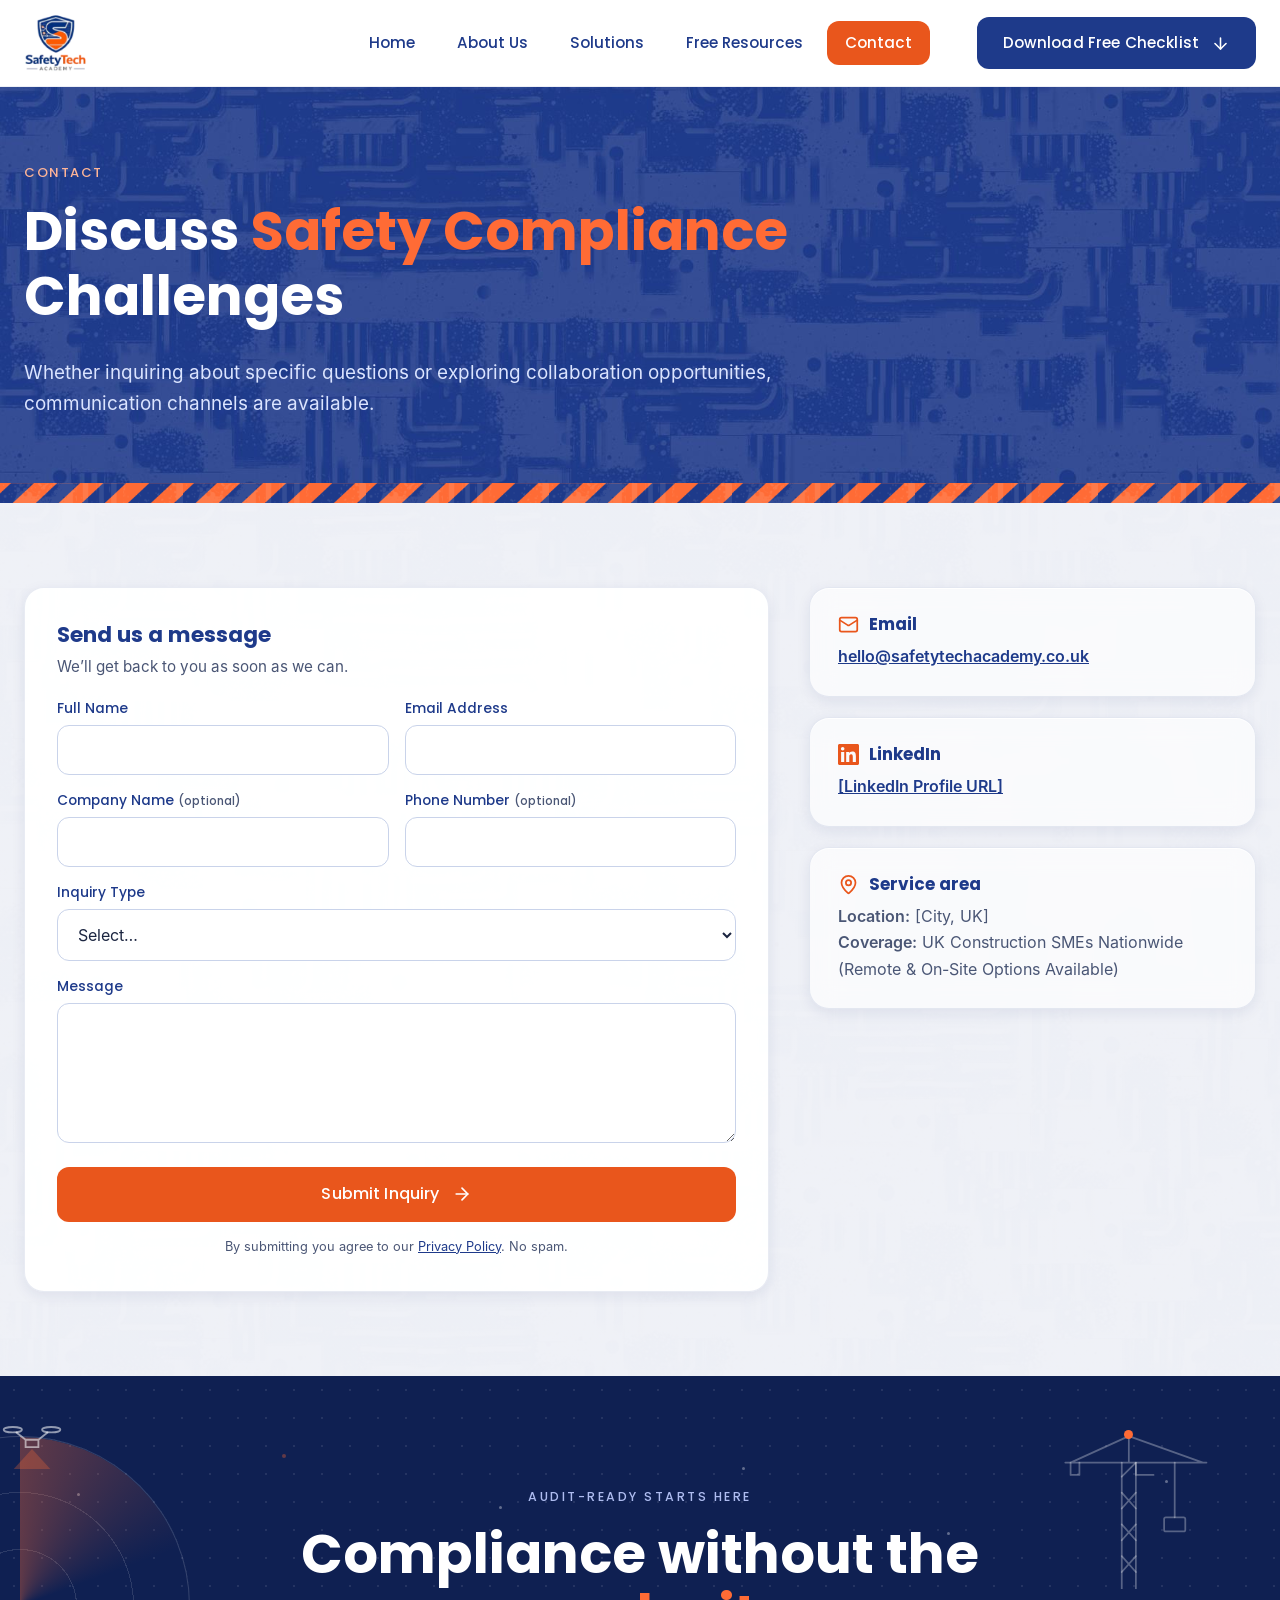
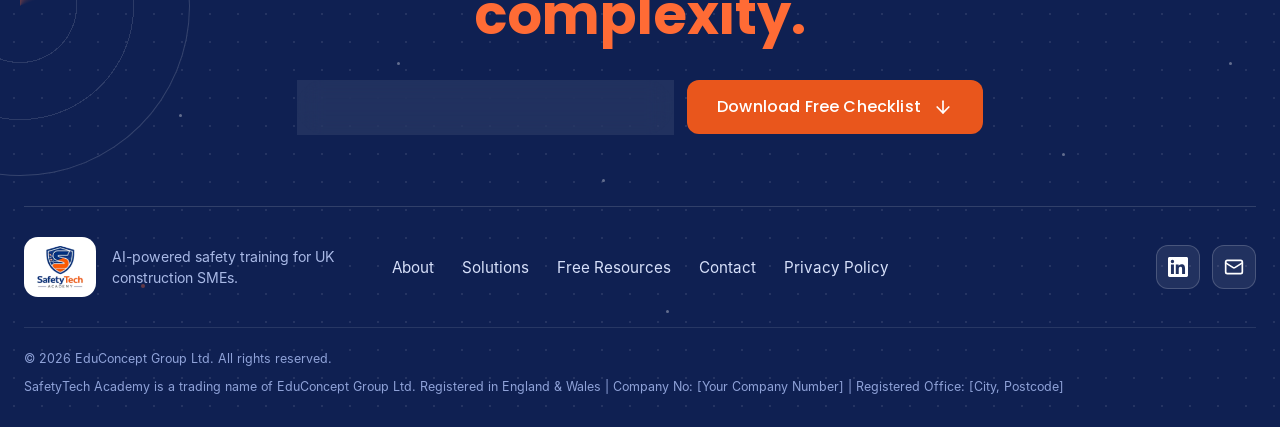
<file: contact.html>
<!doctype html>
<html lang="en-GB"><head>
<meta charset="utf-8"><meta name="viewport" content="width=device-width,initial-scale=1">
<title>Contact | SafetyTech Academy</title><meta name="description" content="Get in touch with SafetyTech Academy about workshops, consulting, speaking or general safety compliance questions.">
<meta property="og:title" content="Contact | SafetyTech Academy"><meta property="og:description" content="Get in touch with SafetyTech Academy about workshops, consulting, speaking or general safety compliance questions."><meta property="og:type" content="website"><meta property="og:image" content="assets/img/hero.jpg">
<meta name="theme-color" content="#1E3A8A">
<link rel="icon" type="image/png" href="assets/favicon.png"><link rel="apple-touch-icon" href="assets/favicon.png">
<link rel="preload" href="assets/fonts/poppins-700.woff2" as="font" type="font/woff2" crossorigin>
<link rel="stylesheet" href="assets/styles.css">
</head><body>
<svg xmlns="http://www.w3.org/2000/svg" style="position:absolute;width:0;height:0;overflow:hidden" aria-hidden="true"><defs><symbol id="i-arrow-right" viewBox="0 0 24 24"><path d="M5 12h14" /> <path d="m12 5 7 7-7 7" /></symbol><symbol id="i-arrow-down" viewBox="0 0 24 24"><path d="M12 5v14" /> <path d="m19 12-7 7-7-7" /></symbol><symbol id="i-check" viewBox="0 0 24 24"><path d="M20 6 9 17l-5-5" /></symbol><symbol id="i-menu" viewBox="0 0 24 24"><path d="M4 5h16" /> <path d="M4 12h16" /> <path d="M4 19h16" /></symbol><symbol id="i-x" viewBox="0 0 24 24"><path d="M18 6 6 18" /> <path d="m6 6 12 12" /></symbol><symbol id="i-mail" viewBox="0 0 24 24"><path d="m22 7-8.991 5.727a2 2 0 0 1-2.009 0L2 7" /> <rect x="2" y="4" width="20" height="16" rx="2" /></symbol><symbol id="i-pin" viewBox="0 0 24 24"><path d="M20 10c0 4.993-5.539 10.193-7.399 11.799a1 1 0 0 1-1.202 0C9.539 20.193 4 14.993 4 10a8 8 0 0 1 16 0" /> <circle cx="12" cy="10" r="3" /></symbol><symbol id="i-play" viewBox="0 0 24 24"><path d="M5 5a2 2 0 0 1 3.008-1.728l11.997 6.998a2 2 0 0 1 .003 3.458l-12 7A2 2 0 0 1 5 19z" /></symbol><symbol id="i-chevron" viewBox="0 0 24 24"><path d="m6 9 6 6 6-6" /></symbol><symbol id="i-laptop" viewBox="0 0 24 24"><path d="M18 5a2 2 0 0 1 2 2v8.526a2 2 0 0 0 .212.897l1.068 2.127a1 1 0 0 1-.9 1.45H3.62a1 1 0 0 1-.9-1.45l1.068-2.127A2 2 0 0 0 4 15.526V7a2 2 0 0 1 2-2z" /> <path d="M20.054 15.987H3.946" /></symbol><symbol id="i-briefcase" viewBox="0 0 24 24"><path d="M16 20V4a2 2 0 0 0-2-2h-4a2 2 0 0 0-2 2v16" /> <rect width="20" height="14" x="2" y="6" rx="2" /></symbol><symbol id="i-users" viewBox="0 0 24 24"><path d="M16 21v-2a4 4 0 0 0-4-4H6a4 4 0 0 0-4 4v2" /> <path d="M16 3.128a4 4 0 0 1 0 7.744" /> <path d="M22 21v-2a4 4 0 0 0-3-3.87" /> <circle cx="9" cy="7" r="4" /></symbol><symbol id="i-download" viewBox="0 0 24 24"><path d="M12 15V3" /> <path d="M21 15v4a2 2 0 0 1-2 2H5a2 2 0 0 1-2-2v-4" /> <path d="m7 10 5 5 5-5" /></symbol><symbol id="i-newspaper" viewBox="0 0 24 24"><path d="M15 18h-5" /> <path d="M18 14h-8" /> <path d="M4 22h16a2 2 0 0 0 2-2V4a2 2 0 0 0-2-2H8a2 2 0 0 0-2 2v16a2 2 0 0 1-4 0v-9a2 2 0 0 1 2-2h2" /> <rect width="8" height="4" x="10" y="6" rx="1" /></symbol><symbol id="i-sparkles" viewBox="0 0 24 24"><path d="M11.017 2.814a1 1 0 0 1 1.966 0l1.051 5.558a2 2 0 0 0 1.594 1.594l5.558 1.051a1 1 0 0 1 0 1.966l-5.558 1.051a2 2 0 0 0-1.594 1.594l-1.051 5.558a1 1 0 0 1-1.966 0l-1.051-5.558a2 2 0 0 0-1.594-1.594l-5.558-1.051a1 1 0 0 1 0-1.966l5.558-1.051a2 2 0 0 0 1.594-1.594z" /> <path d="M20 2v4" /> <path d="M22 4h-4" /> <circle cx="4" cy="20" r="2" /></symbol><symbol id="i-clock" viewBox="0 0 24 24"><circle cx="12" cy="12" r="10" /> <path d="M12 6v6l4 2" /></symbol><symbol id="i-building" viewBox="0 0 24 24"><path d="M10 12h4" /> <path d="M10 8h4" /> <path d="M14 21v-3a2 2 0 0 0-4 0v3" /> <path d="M6 10H4a2 2 0 0 0-2 2v7a2 2 0 0 0 2 2h16a2 2 0 0 0 2-2V9a2 2 0 0 0-2-2h-2" /> <path d="M6 21V5a2 2 0 0 1 2-2h8a2 2 0 0 1 2 2v16" /></symbol><symbol id="i-hardhat" viewBox="0 0 24 24"><path d="M10 10V5a1 1 0 0 1 1-1h2a1 1 0 0 1 1 1v5" /> <path d="M14 6a6 6 0 0 1 6 6v3" /> <path d="M4 15v-3a6 6 0 0 1 6-6" /> <rect x="2" y="15" width="20" height="4" rx="1" /></symbol><symbol id="i-clipboard" viewBox="0 0 24 24"><rect width="8" height="4" x="8" y="2" rx="1" ry="1" /> <path d="M16 4h2a2 2 0 0 1 2 2v14a2 2 0 0 1-2 2H6a2 2 0 0 1-2-2V6a2 2 0 0 1 2-2h2" /> <path d="m9 14 2 2 4-4" /></symbol><symbol id="i-list" viewBox="0 0 24 24"><rect width="8" height="4" x="8" y="2" rx="1" ry="1" /> <path d="M16 4h2a2 2 0 0 1 2 2v14a2 2 0 0 1-2 2H6a2 2 0 0 1-2-2V6a2 2 0 0 1 2-2h2" /> <path d="M12 11h4" /> <path d="M12 16h4" /> <path d="M8 11h.01" /> <path d="M8 16h.01" /></symbol><symbol id="i-shield" viewBox="0 0 24 24"><path d="M20 13c0 5-3.5 7.5-7.66 8.95a1 1 0 0 1-.67-.01C7.5 20.5 4 18 4 13V6a1 1 0 0 1 1-1c2 0 4.5-1.2 6.24-2.72a1.17 1.17 0 0 1 1.52 0C14.51 3.81 17 5 19 5a1 1 0 0 1 1 1z" /> <path d="m9 12 2 2 4-4" /></symbol><symbol id="i-factory" viewBox="0 0 24 24"><path d="M12 16h.01" /> <path d="M16 16h.01" /> <path d="M3 19a2 2 0 0 0 2 2h14a2 2 0 0 0 2-2V8.5a.5.5 0 0 0-.769-.422l-4.462 2.844A.5.5 0 0 1 15 10.5v-2a.5.5 0 0 0-.769-.422L9.77 10.922A.5.5 0 0 1 9 10.5V5a2 2 0 0 0-2-2H5a2 2 0 0 0-2 2z" /> <path d="M8 16h.01" /></symbol><symbol id="i-cap" viewBox="0 0 24 24"><path d="M21.42 10.922a1 1 0 0 0-.019-1.838L12.83 5.18a2 2 0 0 0-1.66 0L2.6 9.08a1 1 0 0 0 0 1.832l8.57 3.908a2 2 0 0 0 1.66 0z" /> <path d="M22 10v6" /> <path d="M6 12.5V16a6 3 0 0 0 12 0v-3.5" /></symbol><symbol id="i-chat" viewBox="0 0 24 24"><path d="M16 10a2 2 0 0 1-2 2H6.828a2 2 0 0 0-1.414.586l-2.202 2.202A.71.71 0 0 1 2 14.286V4a2 2 0 0 1 2-2h10a2 2 0 0 1 2 2z" /> <path d="M20 9a2 2 0 0 1 2 2v10.286a.71.71 0 0 1-1.212.502l-2.202-2.202A2 2 0 0 0 17.172 19H10a2 2 0 0 1-2-2v-1" /></symbol><symbol id="i-files" viewBox="0 0 24 24"><path d="M15 2h-4a2 2 0 0 0-2 2v11a2 2 0 0 0 2 2h8a2 2 0 0 0 2-2V8" /> <path d="M16.706 2.706A2.4 2.4 0 0 0 15 2v5a1 1 0 0 0 1 1h5a2.4 2.4 0 0 0-.706-1.706z" /> <path d="M5 7a2 2 0 0 0-2 2v11a2 2 0 0 0 2 2h8a2 2 0 0 0 1.732-1" /></symbol><symbol id="i-notes" viewBox="0 0 24 24"><path d="M8 2v4" /> <path d="M12 2v4" /> <path d="M16 2v4" /> <rect width="16" height="18" x="4" y="4" rx="2" /> <path d="M8 10h6" /> <path d="M8 14h8" /> <path d="M8 18h5" /></symbol><symbol id="i-up-right" viewBox="0 0 24 24"><path d="M7 7h10v10" /> <path d="M7 17 17 7" /></symbol><symbol id="i-scale" viewBox="0 0 24 24"><path d="M12 3v18" /> <path d="m19 8 3 8a5 5 0 0 1-6 0zV7" /> <path d="M3 7h1a17 17 0 0 0 8-2 17 17 0 0 0 8 2h1" /> <path d="m5 8 3 8a5 5 0 0 1-6 0zV7" /> <path d="M7 21h10" /></symbol><symbol id="i-pound" viewBox="0 0 24 24"><circle cx="12" cy="12" r="10" /> <path d="M10 16V9.5a1 1 0 0 1 5 0" /> <path d="M8 12h4" /> <path d="M8 16h7" /></symbol><symbol id="i-route" viewBox="0 0 24 24"><circle cx="6" cy="19" r="3" /> <path d="M9 19h8.5a3.5 3.5 0 0 0 0-7h-11a3.5 3.5 0 0 1 0-7H15" /> <circle cx="18" cy="5" r="3" /></symbol><symbol id="i-user" viewBox="0 0 24 24"><path d="M19 21v-2a4 4 0 0 0-4-4H9a4 4 0 0 0-4 4v2" /> <circle cx="12" cy="7" r="4" /></symbol><symbol id="i-book" viewBox="0 0 24 24"><path d="M12 5v16" /> <path d="M20.001 19A2 2 0 0022 17V5a2 2 0 00-1.999-2L16 3.002A5 5 0 0012 5a5 5 0 00-4-2H4a2 2 0 00-2 2v12a2 2 0 001.999 2H8a5 5 0 014 2 5 5 0 014-2z" /></symbol><symbol id="i-mic" viewBox="0 0 24 24"><path d="M12 19v3" /> <path d="M19 10v2a7 7 0 0 1-14 0v-2" /> <rect x="9" y="2" width="6" height="13" rx="3" /></symbol><symbol id="i-linkedin" viewBox="0 0 24 24"><path fill="currentColor" stroke="none" d="M20.447 20.452h-3.554v-5.569c0-1.328-.027-3.037-1.852-3.037-1.853 0-2.136 1.445-2.136 2.939v5.667H9.351V9h3.414v1.561h.046c.477-.9 1.637-1.85 3.37-1.85 3.601 0 4.267 2.37 4.267 5.455v6.286zM5.337 7.433a2.062 2.062 0 1 1 0-4.125 2.062 2.062 0 0 1 0 4.125zm1.782 13.019H3.555V9h3.564v11.452zM22.225 0H1.771C.792 0 0 .774 0 1.729v20.542C0 23.227.792 24 1.771 24h20.451C23.2 24 24 23.227 24 22.271V1.729C24 .774 23.2 0 22.222 0h.003z"/></symbol></defs></svg>
<a class="skip" href="#main">Skip to content</a>
<header class="site-header"><div class="container nav-inner">
<a class="brand" href="index.html" aria-label="SafetyTech Academy — home"><img src="assets/logo.png" alt="SafetyTech Academy" width="63" height="58"></a>
<nav class="nav" id="primary-nav" aria-label="Primary"><a href="index.html">Home</a><a href="about.html">About Us</a><a href="solutions.html">Solutions</a><a href="resources.html">Free Resources</a><a href="contact.html" aria-current="page">Contact</a></nav>
<a class="btn btn-navy nav-cta" href="resources.html#checklist">Download Free Checklist <svg class="ico" aria-hidden="true" focusable="false"><use href="#i-arrow-down"/></svg></a>
<button class="nav-toggle" type="button" aria-expanded="false" aria-controls="primary-nav" aria-label="Open menu"><svg class="ico" aria-hidden="true" focusable="false"><use href="#i-menu"/></svg></button>
</div></header>
<main id="main">

<section class="page-hero"><div class="container"><div class="crumbs">Contact</div><h1>Discuss <span class="accent">Safety Compliance</span> Challenges</h1>
<p class="lede">Whether inquiring about specific questions or exploring collaboration opportunities, communication channels are available.</p></div></section>
<section class="section"><div class="container ct-grid">
 <div class="reveal"><form class="form-card " name="contact" method="POST" action="/" data-form data-netlify="true" netlify-honeypot="bot-field">
<div class="form-body"><h3 >Send us a message</h3><p class="sub" >We’ll get back to you as soon as we can.</p>
<div class="form-error" role="alert">Sorry, that didn’t send. Please try again or email <a href="mailto:hello@safetytechacademy.co.uk">hello@safetytechacademy.co.uk</a>.</div>
<input type="hidden" name="form-name" value="contact">
<div class="row2"><div class="field"><label for="c-name">Full Name</label><input id="c-name" name="name" type="text" required autocomplete="name" placeholder="" ><div class="msg" role="alert"></div></div><div class="field"><label for="c-email">Email Address</label><input id="c-email" name="email" type="email" required autocomplete="email" placeholder="" ><div class="msg" role="alert"></div></div></div><div class="row2"><div class="field"><label for="c-co">Company Name <small>(optional)</small></label><input id="c-co" name="company" type="text" autocomplete="organization" placeholder="" ><div class="msg" role="alert"></div></div><div class="field"><label for="c-ph">Phone Number <small>(optional)</small></label><input id="c-ph" name="phone" type="tel" autocomplete="tel" placeholder="" ><div class="msg" role="alert"></div></div></div><div class="field"><label for="c-type">Inquiry Type</label><select id="c-type" name="inquiry_type" required><option value="">Select…</option><option value="General Inquiry">General Inquiry</option><option value="Workshop Proposal">Workshop Proposal</option><option value="Consulting">Consulting</option><option value="Media/Speaking">Media/Speaking</option><option value="Other">Other</option></select><div class="msg" role="alert"></div></div><div class="field"><label for="c-msg">Message</label><textarea id="c-msg" name="message" required></textarea><div class="msg" role="alert"></div></div>
<p class="hp" aria-hidden="true"><label>Don’t fill this out <input name="bot-field" tabindex="-1" autocomplete="off"></label></p>
<button class="btn btn-orange btn-block" type="submit" >Submit Inquiry<svg class="ico" aria-hidden="true" focusable="false"><use href="#i-arrow-right"/></svg></button>
<p class="fine">By submitting you agree to our <a href="privacy.html">Privacy Policy</a>. No spam.</p></div>
<div class="success" role="status"><div class="ok"><svg class="ico" aria-hidden="true" focusable="false"><use href="#i-check"/></svg></div><h3>Message sent</h3><p>Thanks, <span data-name></span>. We’ve received your inquiry and will reply to <strong data-email></strong> shortly.</p></div>
</form></div>
 <aside class="reveal">
  <div class="info-card"><h3><svg class="ico" aria-hidden="true" focusable="false"><use href="#i-mail"/></svg> Email</h3><p><a href="mailto:hello@safetytechacademy.co.uk">hello@safetytechacademy.co.uk</a></p></div>
  <div class="info-card"><h3><svg class="ico" aria-hidden="true" focusable="false"><use href="#i-linkedin"/></svg> LinkedIn</h3><p><a href="#">[LinkedIn Profile URL]</a></p></div>
  <div class="info-card"><h3><svg class="ico" aria-hidden="true" focusable="false"><use href="#i-pin"/></svg> Service area</h3><p><strong>Location:</strong> [City, UK]<br><strong>Coverage:</strong> UK Construction SMEs Nationwide (Remote &amp; On-Site Options Available)</p></div>
 </aside>
</div></section>

</main>
<footer class="site-footer">
<div class="f-scene" aria-hidden="true"><i class="sd" style="left:6%;top:18%;--d:2.6s"></i><i class="sd" style="left:14%;top:52%;--d:3.4s"></i><i class="sd o" style="left:22%;top:12%;--d:2.2s"></i><i class="sd" style="left:31%;top:44%;--d:3.0s"></i><i class="sd" style="left:39%;top:20%;--d:2.8s"></i><i class="sd" style="left:47%;top:62%;--d:3.6s"></i><i class="sd" style="left:58%;top:14%;--d:2.4s"></i><i class="sd o" style="left:66%;top:48%;--d:3.2s"></i><i class="sd" style="left:74%;top:24%;--d:2.7s"></i><i class="sd" style="left:83%;top:58%;--d:3.5s"></i><i class="sd" style="left:91%;top:16%;--d:2.3s"></i><i class="sd" style="left:96%;top:44%;--d:3.1s"></i><i class="sd o" style="left:11%;top:78%;--d:2.9s"></i><i class="sd" style="left:52%;top:82%;--d:3.3s"></i><div class="f-radar"></div><svg class="f-crane" viewBox="0 0 170 190" fill="none" stroke="currentColor" stroke-width="2" stroke-linejoin="round" stroke-linecap="round">
<path d="M70 190V46M86 190V46"/><path d="M70 170l16-18M86 170L70 152M70 134l16-18M86 134L70 116M70 98l16-18M86 98L70 80M70 62l16-16"/>
<path d="M78 46V16M78 16L12 46M78 16l84 30M6 46h160M86 46v14h20"/><path d="M12 46v14h10v-14"/>
<path d="M130 46v54" class="hook-line"/>
<g class="hook"><path d="M130 46v62"/><rect x="118" y="108" width="24" height="16" rx="2"/></g></svg>
<i class="f-beacon"></i><div class="f-drone"><svg viewBox="0 0 70 60" fill="none" stroke="currentColor" stroke-width="2" stroke-linecap="round"><path d="M18 18l10 8M52 18L42 26M28 26h14v8H28z"/><ellipse cx="14" cy="15" rx="10" ry="3"/><ellipse cx="56" cy="15" rx="10" ry="3"/><path class="beam" d="M35 36L15 58h40z" fill="rgba(255,107,53,.28)" stroke="none"/></svg></div><i class="f-streak"></i></div>
<div class="container f-inner">
<div class="f-cta"><span class="f-eyebrow">Audit-ready starts here</span>
<h2>Compliance without the <em>complexity.</em></h2>
<div class="f-actions"><a class="f-pill" href="mailto:hello@safetytechacademy.co.uk"><svg class="ico" aria-hidden="true" focusable="false"><use href="#i-mail"/></svg><span>hello@safetytechacademy.co.uk</span><svg class="ico" aria-hidden="true" focusable="false"><use href="#i-up-right"/></svg></a>
<a class="btn btn-orange" href="resources.html#checklist">Download Free Checklist <svg class="ico" aria-hidden="true" focusable="false"><use href="#i-arrow-down"/></svg></a></div></div>
<div class="f-row">
<div class="f-brand"><a class="f-logo" href="index.html"><img src="assets/logo.png" alt="SafetyTech Academy" width="54" height="50"></a><p class="f-note">AI-powered safety training for UK construction SMEs.</p></div>
<nav class="f-links" aria-label="Footer"><a href="about.html">About</a><a href="solutions.html">Solutions</a><a href="resources.html">Free Resources</a><a href="contact.html">Contact</a><a href="privacy.html">Privacy Policy</a></nav>
<div class="social"><a href="#" aria-label="SafetyTech Academy on LinkedIn"><svg class="ico" aria-hidden="true" focusable="false"><use href="#i-linkedin"/></svg></a><a href="mailto:hello@safetytechacademy.co.uk" aria-label="Email SafetyTech Academy"><svg class="ico" aria-hidden="true" focusable="false"><use href="#i-mail"/></svg></a></div>
</div>
<div class="f-bar"><span>© <span data-year>2026</span> EduConcept Group Ltd. All rights reserved.</span><span>SafetyTech Academy is a trading name of EduConcept Group Ltd. Registered in England &amp; Wales | Company No: [Your Company Number] | Registered Office: [City, Postcode]</span></div>
</div></footer>
<a class="sticky-cta" href="resources.html#checklist">Download Free Checklist <svg class="ico" aria-hidden="true" focusable="false"><use href="#i-arrow-down"/></svg></a>

<script src="assets/config.js"></script><script src="assets/main.js"></script>
</body></html>
</file>
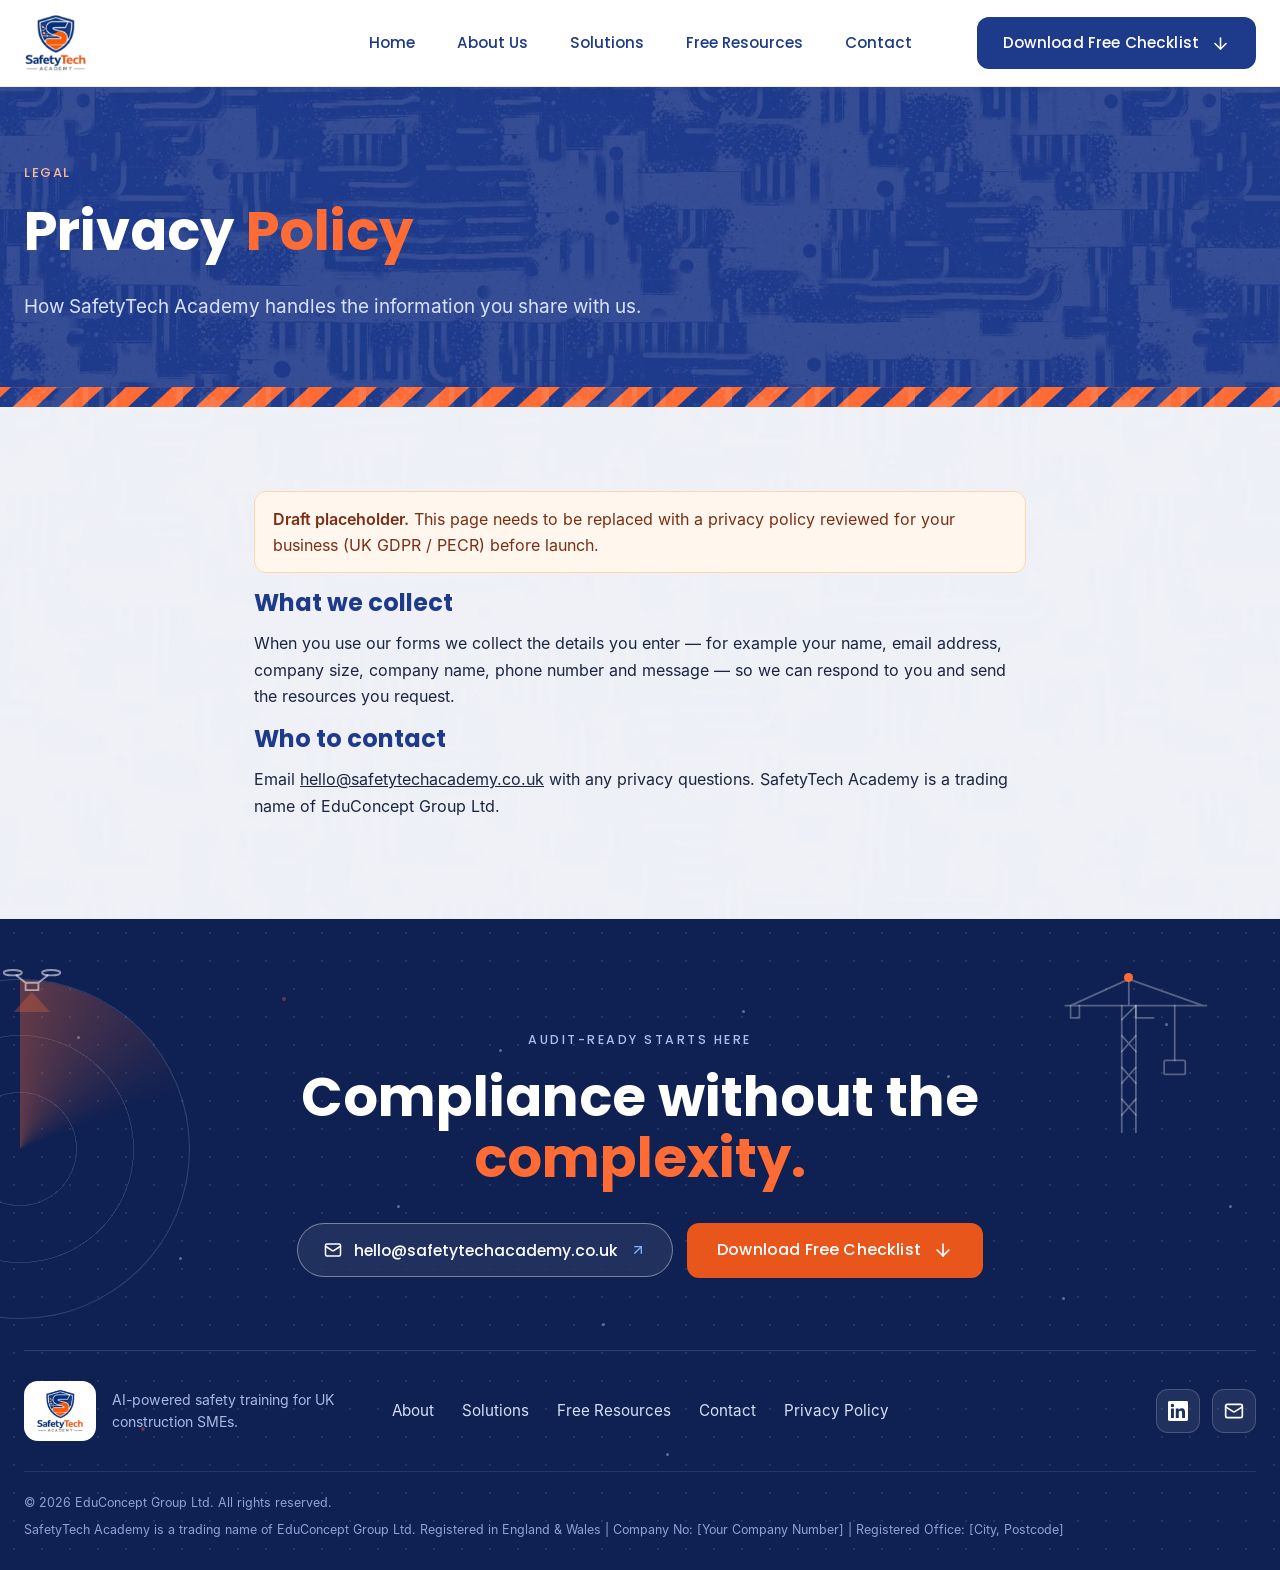
<file: privacy.html>
<!doctype html>
<html lang="en-GB"><head>
<meta charset="utf-8"><meta name="viewport" content="width=device-width,initial-scale=1">
<title>Privacy Policy | SafetyTech Academy</title><meta name="description" content="Privacy policy for SafetyTech Academy.">
<meta property="og:title" content="Privacy Policy | SafetyTech Academy"><meta property="og:description" content="Privacy policy for SafetyTech Academy."><meta property="og:type" content="website"><meta property="og:image" content="assets/img/hero.jpg">
<meta name="theme-color" content="#1E3A8A">
<link rel="icon" type="image/png" href="assets/favicon.png"><link rel="apple-touch-icon" href="assets/favicon.png">
<link rel="preload" href="assets/fonts/poppins-700.woff2" as="font" type="font/woff2" crossorigin>
<link rel="stylesheet" href="assets/styles.css">
</head><body>
<svg xmlns="http://www.w3.org/2000/svg" style="position:absolute;width:0;height:0;overflow:hidden" aria-hidden="true"><defs><symbol id="i-arrow-right" viewBox="0 0 24 24"><path d="M5 12h14" /> <path d="m12 5 7 7-7 7" /></symbol><symbol id="i-arrow-down" viewBox="0 0 24 24"><path d="M12 5v14" /> <path d="m19 12-7 7-7-7" /></symbol><symbol id="i-check" viewBox="0 0 24 24"><path d="M20 6 9 17l-5-5" /></symbol><symbol id="i-menu" viewBox="0 0 24 24"><path d="M4 5h16" /> <path d="M4 12h16" /> <path d="M4 19h16" /></symbol><symbol id="i-x" viewBox="0 0 24 24"><path d="M18 6 6 18" /> <path d="m6 6 12 12" /></symbol><symbol id="i-mail" viewBox="0 0 24 24"><path d="m22 7-8.991 5.727a2 2 0 0 1-2.009 0L2 7" /> <rect x="2" y="4" width="20" height="16" rx="2" /></symbol><symbol id="i-pin" viewBox="0 0 24 24"><path d="M20 10c0 4.993-5.539 10.193-7.399 11.799a1 1 0 0 1-1.202 0C9.539 20.193 4 14.993 4 10a8 8 0 0 1 16 0" /> <circle cx="12" cy="10" r="3" /></symbol><symbol id="i-play" viewBox="0 0 24 24"><path d="M5 5a2 2 0 0 1 3.008-1.728l11.997 6.998a2 2 0 0 1 .003 3.458l-12 7A2 2 0 0 1 5 19z" /></symbol><symbol id="i-chevron" viewBox="0 0 24 24"><path d="m6 9 6 6 6-6" /></symbol><symbol id="i-laptop" viewBox="0 0 24 24"><path d="M18 5a2 2 0 0 1 2 2v8.526a2 2 0 0 0 .212.897l1.068 2.127a1 1 0 0 1-.9 1.45H3.62a1 1 0 0 1-.9-1.45l1.068-2.127A2 2 0 0 0 4 15.526V7a2 2 0 0 1 2-2z" /> <path d="M20.054 15.987H3.946" /></symbol><symbol id="i-briefcase" viewBox="0 0 24 24"><path d="M16 20V4a2 2 0 0 0-2-2h-4a2 2 0 0 0-2 2v16" /> <rect width="20" height="14" x="2" y="6" rx="2" /></symbol><symbol id="i-users" viewBox="0 0 24 24"><path d="M16 21v-2a4 4 0 0 0-4-4H6a4 4 0 0 0-4 4v2" /> <path d="M16 3.128a4 4 0 0 1 0 7.744" /> <path d="M22 21v-2a4 4 0 0 0-3-3.87" /> <circle cx="9" cy="7" r="4" /></symbol><symbol id="i-download" viewBox="0 0 24 24"><path d="M12 15V3" /> <path d="M21 15v4a2 2 0 0 1-2 2H5a2 2 0 0 1-2-2v-4" /> <path d="m7 10 5 5 5-5" /></symbol><symbol id="i-newspaper" viewBox="0 0 24 24"><path d="M15 18h-5" /> <path d="M18 14h-8" /> <path d="M4 22h16a2 2 0 0 0 2-2V4a2 2 0 0 0-2-2H8a2 2 0 0 0-2 2v16a2 2 0 0 1-4 0v-9a2 2 0 0 1 2-2h2" /> <rect width="8" height="4" x="10" y="6" rx="1" /></symbol><symbol id="i-sparkles" viewBox="0 0 24 24"><path d="M11.017 2.814a1 1 0 0 1 1.966 0l1.051 5.558a2 2 0 0 0 1.594 1.594l5.558 1.051a1 1 0 0 1 0 1.966l-5.558 1.051a2 2 0 0 0-1.594 1.594l-1.051 5.558a1 1 0 0 1-1.966 0l-1.051-5.558a2 2 0 0 0-1.594-1.594l-5.558-1.051a1 1 0 0 1 0-1.966l5.558-1.051a2 2 0 0 0 1.594-1.594z" /> <path d="M20 2v4" /> <path d="M22 4h-4" /> <circle cx="4" cy="20" r="2" /></symbol><symbol id="i-clock" viewBox="0 0 24 24"><circle cx="12" cy="12" r="10" /> <path d="M12 6v6l4 2" /></symbol><symbol id="i-building" viewBox="0 0 24 24"><path d="M10 12h4" /> <path d="M10 8h4" /> <path d="M14 21v-3a2 2 0 0 0-4 0v3" /> <path d="M6 10H4a2 2 0 0 0-2 2v7a2 2 0 0 0 2 2h16a2 2 0 0 0 2-2V9a2 2 0 0 0-2-2h-2" /> <path d="M6 21V5a2 2 0 0 1 2-2h8a2 2 0 0 1 2 2v16" /></symbol><symbol id="i-hardhat" viewBox="0 0 24 24"><path d="M10 10V5a1 1 0 0 1 1-1h2a1 1 0 0 1 1 1v5" /> <path d="M14 6a6 6 0 0 1 6 6v3" /> <path d="M4 15v-3a6 6 0 0 1 6-6" /> <rect x="2" y="15" width="20" height="4" rx="1" /></symbol><symbol id="i-clipboard" viewBox="0 0 24 24"><rect width="8" height="4" x="8" y="2" rx="1" ry="1" /> <path d="M16 4h2a2 2 0 0 1 2 2v14a2 2 0 0 1-2 2H6a2 2 0 0 1-2-2V6a2 2 0 0 1 2-2h2" /> <path d="m9 14 2 2 4-4" /></symbol><symbol id="i-list" viewBox="0 0 24 24"><rect width="8" height="4" x="8" y="2" rx="1" ry="1" /> <path d="M16 4h2a2 2 0 0 1 2 2v14a2 2 0 0 1-2 2H6a2 2 0 0 1-2-2V6a2 2 0 0 1 2-2h2" /> <path d="M12 11h4" /> <path d="M12 16h4" /> <path d="M8 11h.01" /> <path d="M8 16h.01" /></symbol><symbol id="i-shield" viewBox="0 0 24 24"><path d="M20 13c0 5-3.5 7.5-7.66 8.95a1 1 0 0 1-.67-.01C7.5 20.5 4 18 4 13V6a1 1 0 0 1 1-1c2 0 4.5-1.2 6.24-2.72a1.17 1.17 0 0 1 1.52 0C14.51 3.81 17 5 19 5a1 1 0 0 1 1 1z" /> <path d="m9 12 2 2 4-4" /></symbol><symbol id="i-factory" viewBox="0 0 24 24"><path d="M12 16h.01" /> <path d="M16 16h.01" /> <path d="M3 19a2 2 0 0 0 2 2h14a2 2 0 0 0 2-2V8.5a.5.5 0 0 0-.769-.422l-4.462 2.844A.5.5 0 0 1 15 10.5v-2a.5.5 0 0 0-.769-.422L9.77 10.922A.5.5 0 0 1 9 10.5V5a2 2 0 0 0-2-2H5a2 2 0 0 0-2 2z" /> <path d="M8 16h.01" /></symbol><symbol id="i-cap" viewBox="0 0 24 24"><path d="M21.42 10.922a1 1 0 0 0-.019-1.838L12.83 5.18a2 2 0 0 0-1.66 0L2.6 9.08a1 1 0 0 0 0 1.832l8.57 3.908a2 2 0 0 0 1.66 0z" /> <path d="M22 10v6" /> <path d="M6 12.5V16a6 3 0 0 0 12 0v-3.5" /></symbol><symbol id="i-chat" viewBox="0 0 24 24"><path d="M16 10a2 2 0 0 1-2 2H6.828a2 2 0 0 0-1.414.586l-2.202 2.202A.71.71 0 0 1 2 14.286V4a2 2 0 0 1 2-2h10a2 2 0 0 1 2 2z" /> <path d="M20 9a2 2 0 0 1 2 2v10.286a.71.71 0 0 1-1.212.502l-2.202-2.202A2 2 0 0 0 17.172 19H10a2 2 0 0 1-2-2v-1" /></symbol><symbol id="i-files" viewBox="0 0 24 24"><path d="M15 2h-4a2 2 0 0 0-2 2v11a2 2 0 0 0 2 2h8a2 2 0 0 0 2-2V8" /> <path d="M16.706 2.706A2.4 2.4 0 0 0 15 2v5a1 1 0 0 0 1 1h5a2.4 2.4 0 0 0-.706-1.706z" /> <path d="M5 7a2 2 0 0 0-2 2v11a2 2 0 0 0 2 2h8a2 2 0 0 0 1.732-1" /></symbol><symbol id="i-notes" viewBox="0 0 24 24"><path d="M8 2v4" /> <path d="M12 2v4" /> <path d="M16 2v4" /> <rect width="16" height="18" x="4" y="4" rx="2" /> <path d="M8 10h6" /> <path d="M8 14h8" /> <path d="M8 18h5" /></symbol><symbol id="i-up-right" viewBox="0 0 24 24"><path d="M7 7h10v10" /> <path d="M7 17 17 7" /></symbol><symbol id="i-scale" viewBox="0 0 24 24"><path d="M12 3v18" /> <path d="m19 8 3 8a5 5 0 0 1-6 0zV7" /> <path d="M3 7h1a17 17 0 0 0 8-2 17 17 0 0 0 8 2h1" /> <path d="m5 8 3 8a5 5 0 0 1-6 0zV7" /> <path d="M7 21h10" /></symbol><symbol id="i-pound" viewBox="0 0 24 24"><circle cx="12" cy="12" r="10" /> <path d="M10 16V9.5a1 1 0 0 1 5 0" /> <path d="M8 12h4" /> <path d="M8 16h7" /></symbol><symbol id="i-route" viewBox="0 0 24 24"><circle cx="6" cy="19" r="3" /> <path d="M9 19h8.5a3.5 3.5 0 0 0 0-7h-11a3.5 3.5 0 0 1 0-7H15" /> <circle cx="18" cy="5" r="3" /></symbol><symbol id="i-user" viewBox="0 0 24 24"><path d="M19 21v-2a4 4 0 0 0-4-4H9a4 4 0 0 0-4 4v2" /> <circle cx="12" cy="7" r="4" /></symbol><symbol id="i-book" viewBox="0 0 24 24"><path d="M12 5v16" /> <path d="M20.001 19A2 2 0 0022 17V5a2 2 0 00-1.999-2L16 3.002A5 5 0 0012 5a5 5 0 00-4-2H4a2 2 0 00-2 2v12a2 2 0 001.999 2H8a5 5 0 014 2 5 5 0 014-2z" /></symbol><symbol id="i-mic" viewBox="0 0 24 24"><path d="M12 19v3" /> <path d="M19 10v2a7 7 0 0 1-14 0v-2" /> <rect x="9" y="2" width="6" height="13" rx="3" /></symbol><symbol id="i-linkedin" viewBox="0 0 24 24"><path fill="currentColor" stroke="none" d="M20.447 20.452h-3.554v-5.569c0-1.328-.027-3.037-1.852-3.037-1.853 0-2.136 1.445-2.136 2.939v5.667H9.351V9h3.414v1.561h.046c.477-.9 1.637-1.85 3.37-1.85 3.601 0 4.267 2.37 4.267 5.455v6.286zM5.337 7.433a2.062 2.062 0 1 1 0-4.125 2.062 2.062 0 0 1 0 4.125zm1.782 13.019H3.555V9h3.564v11.452zM22.225 0H1.771C.792 0 0 .774 0 1.729v20.542C0 23.227.792 24 1.771 24h20.451C23.2 24 24 23.227 24 22.271V1.729C24 .774 23.2 0 22.222 0h.003z"/></symbol></defs></svg>
<a class="skip" href="#main">Skip to content</a>
<header class="site-header"><div class="container nav-inner">
<a class="brand" href="index.html" aria-label="SafetyTech Academy — home"><img src="assets/logo.png" alt="SafetyTech Academy" width="63" height="58"></a>
<nav class="nav" id="primary-nav" aria-label="Primary"><a href="index.html">Home</a><a href="about.html">About Us</a><a href="solutions.html">Solutions</a><a href="resources.html">Free Resources</a><a href="contact.html">Contact</a></nav>
<a class="btn btn-navy nav-cta" href="resources.html#checklist">Download Free Checklist <svg class="ico" aria-hidden="true" focusable="false"><use href="#i-arrow-down"/></svg></a>
<button class="nav-toggle" type="button" aria-expanded="false" aria-controls="primary-nav" aria-label="Open menu"><svg class="ico" aria-hidden="true" focusable="false"><use href="#i-menu"/></svg></button>
</div></header>
<main id="main">

<section class="page-hero"><div class="container"><div class="crumbs">Legal</div><h1>Privacy <span class="accent">Policy</span></h1><p class="lede">How SafetyTech Academy handles the information you share with us.</p></div></section>
<section class="section"><div class="container" style="max-width:820px">
<p style="background:#fff7ed;border:1px solid #fed7aa;border-radius:12px;padding:14px 18px;color:#7c2d12"><strong>Draft placeholder.</strong> This page needs to be replaced with a privacy policy reviewed for your business (UK GDPR / PECR) before launch.</p>
<h2 style="font-size:1.5rem">What we collect</h2><p>When you use our forms we collect the details you enter — for example your name, email address, company size, company name, phone number and message — so we can respond to you and send the resources you request.</p>
<h2 style="font-size:1.5rem">Who to contact</h2><p>Email <a href="mailto:hello@safetytechacademy.co.uk">hello@safetytechacademy.co.uk</a> with any privacy questions. SafetyTech Academy is a trading name of EduConcept Group Ltd.</p>
</div></section>
</main>
<footer class="site-footer">
<div class="f-scene" aria-hidden="true"><i class="sd" style="left:6%;top:18%;--d:2.6s"></i><i class="sd" style="left:14%;top:52%;--d:3.4s"></i><i class="sd o" style="left:22%;top:12%;--d:2.2s"></i><i class="sd" style="left:31%;top:44%;--d:3.0s"></i><i class="sd" style="left:39%;top:20%;--d:2.8s"></i><i class="sd" style="left:47%;top:62%;--d:3.6s"></i><i class="sd" style="left:58%;top:14%;--d:2.4s"></i><i class="sd o" style="left:66%;top:48%;--d:3.2s"></i><i class="sd" style="left:74%;top:24%;--d:2.7s"></i><i class="sd" style="left:83%;top:58%;--d:3.5s"></i><i class="sd" style="left:91%;top:16%;--d:2.3s"></i><i class="sd" style="left:96%;top:44%;--d:3.1s"></i><i class="sd o" style="left:11%;top:78%;--d:2.9s"></i><i class="sd" style="left:52%;top:82%;--d:3.3s"></i><div class="f-radar"></div><svg class="f-crane" viewBox="0 0 170 190" fill="none" stroke="currentColor" stroke-width="2" stroke-linejoin="round" stroke-linecap="round">
<path d="M70 190V46M86 190V46"/><path d="M70 170l16-18M86 170L70 152M70 134l16-18M86 134L70 116M70 98l16-18M86 98L70 80M70 62l16-16"/>
<path d="M78 46V16M78 16L12 46M78 16l84 30M6 46h160M86 46v14h20"/><path d="M12 46v14h10v-14"/>
<path d="M130 46v54" class="hook-line"/>
<g class="hook"><path d="M130 46v62"/><rect x="118" y="108" width="24" height="16" rx="2"/></g></svg>
<i class="f-beacon"></i><div class="f-drone"><svg viewBox="0 0 70 60" fill="none" stroke="currentColor" stroke-width="2" stroke-linecap="round"><path d="M18 18l10 8M52 18L42 26M28 26h14v8H28z"/><ellipse cx="14" cy="15" rx="10" ry="3"/><ellipse cx="56" cy="15" rx="10" ry="3"/><path class="beam" d="M35 36L15 58h40z" fill="rgba(255,107,53,.28)" stroke="none"/></svg></div><i class="f-streak"></i></div>
<div class="container f-inner">
<div class="f-cta"><span class="f-eyebrow">Audit-ready starts here</span>
<h2>Compliance without the <em>complexity.</em></h2>
<div class="f-actions"><a class="f-pill" href="mailto:hello@safetytechacademy.co.uk"><svg class="ico" aria-hidden="true" focusable="false"><use href="#i-mail"/></svg><span>hello@safetytechacademy.co.uk</span><svg class="ico" aria-hidden="true" focusable="false"><use href="#i-up-right"/></svg></a>
<a class="btn btn-orange" href="resources.html#checklist">Download Free Checklist <svg class="ico" aria-hidden="true" focusable="false"><use href="#i-arrow-down"/></svg></a></div></div>
<div class="f-row">
<div class="f-brand"><a class="f-logo" href="index.html"><img src="assets/logo.png" alt="SafetyTech Academy" width="54" height="50"></a><p class="f-note">AI-powered safety training for UK construction SMEs.</p></div>
<nav class="f-links" aria-label="Footer"><a href="about.html">About</a><a href="solutions.html">Solutions</a><a href="resources.html">Free Resources</a><a href="contact.html">Contact</a><a href="privacy.html">Privacy Policy</a></nav>
<div class="social"><a href="#" aria-label="SafetyTech Academy on LinkedIn"><svg class="ico" aria-hidden="true" focusable="false"><use href="#i-linkedin"/></svg></a><a href="mailto:hello@safetytechacademy.co.uk" aria-label="Email SafetyTech Academy"><svg class="ico" aria-hidden="true" focusable="false"><use href="#i-mail"/></svg></a></div>
</div>
<div class="f-bar"><span>© <span data-year>2026</span> EduConcept Group Ltd. All rights reserved.</span><span>SafetyTech Academy is a trading name of EduConcept Group Ltd. Registered in England &amp; Wales | Company No: [Your Company Number] | Registered Office: [City, Postcode]</span></div>
</div></footer>
<a class="sticky-cta" href="resources.html#checklist">Download Free Checklist <svg class="ico" aria-hidden="true" focusable="false"><use href="#i-arrow-down"/></svg></a>

<script src="assets/config.js"></script><script src="assets/main.js"></script>
</body></html>
</file>
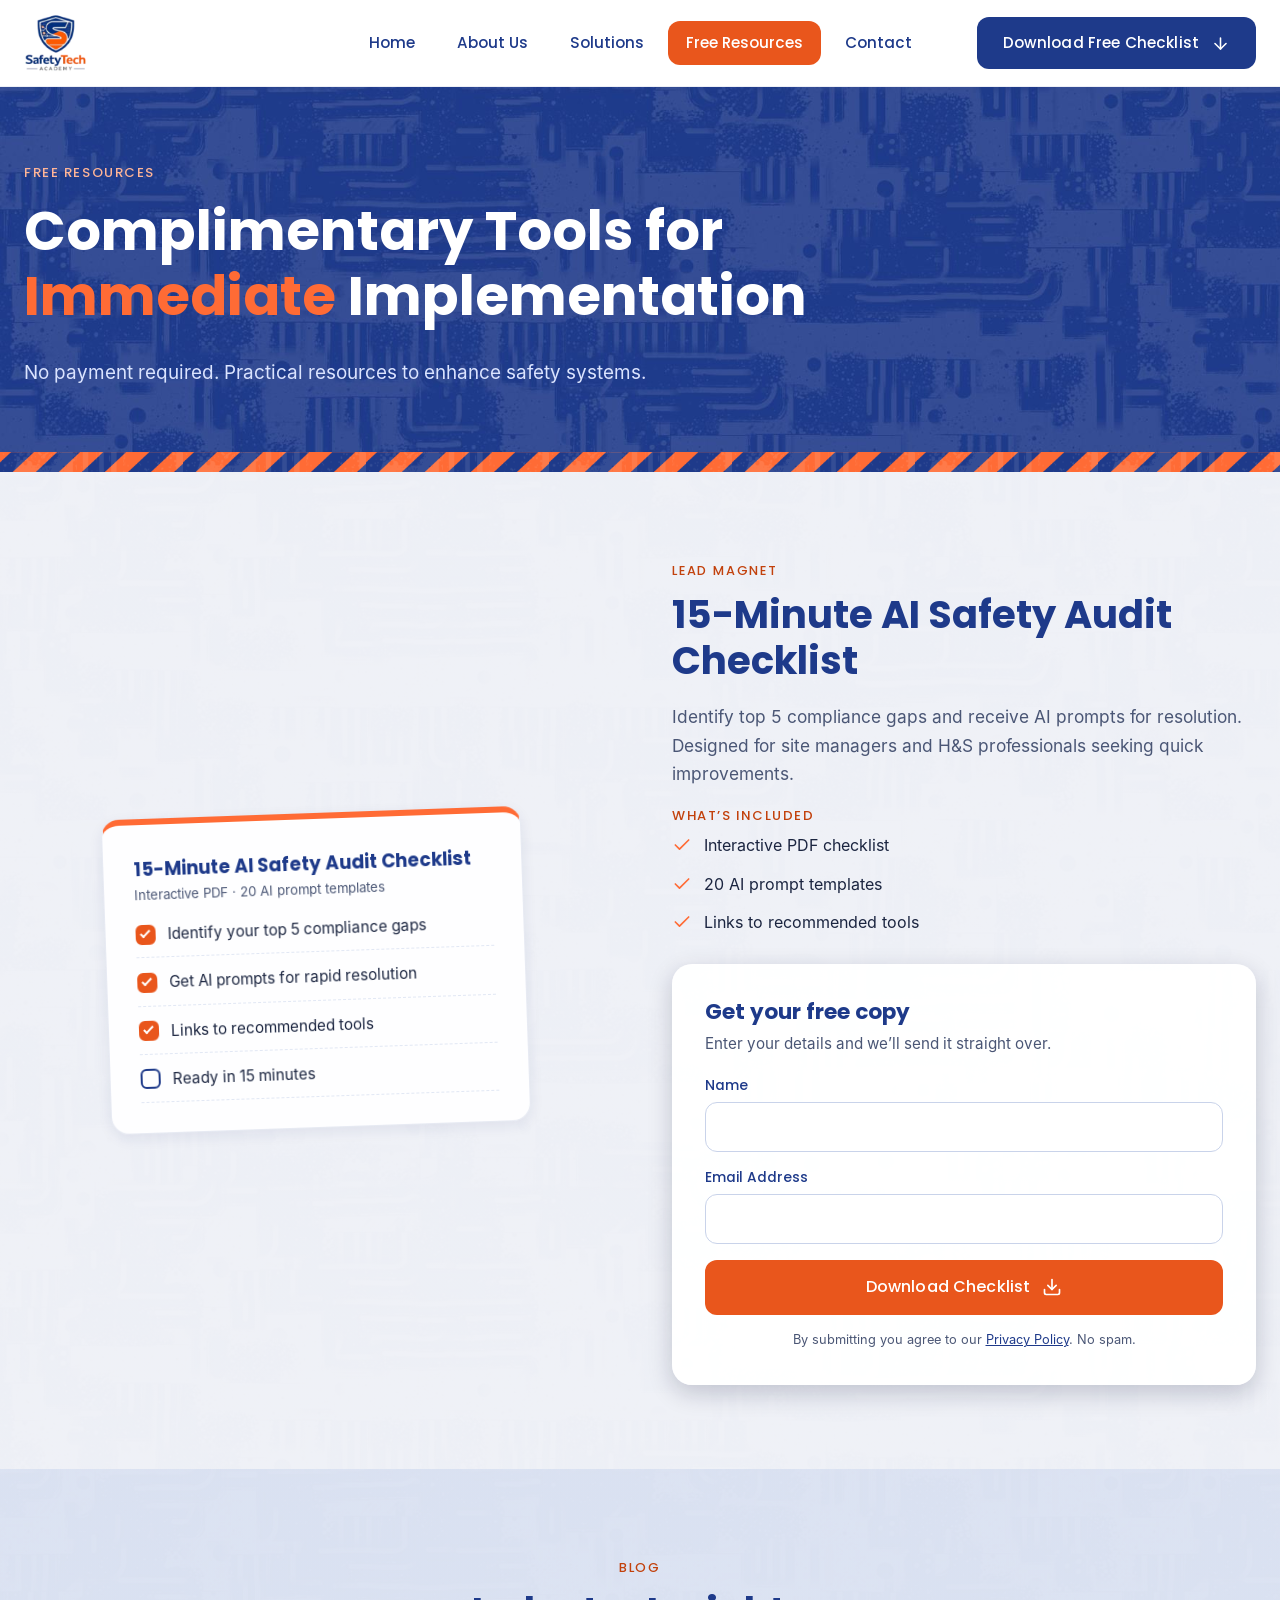
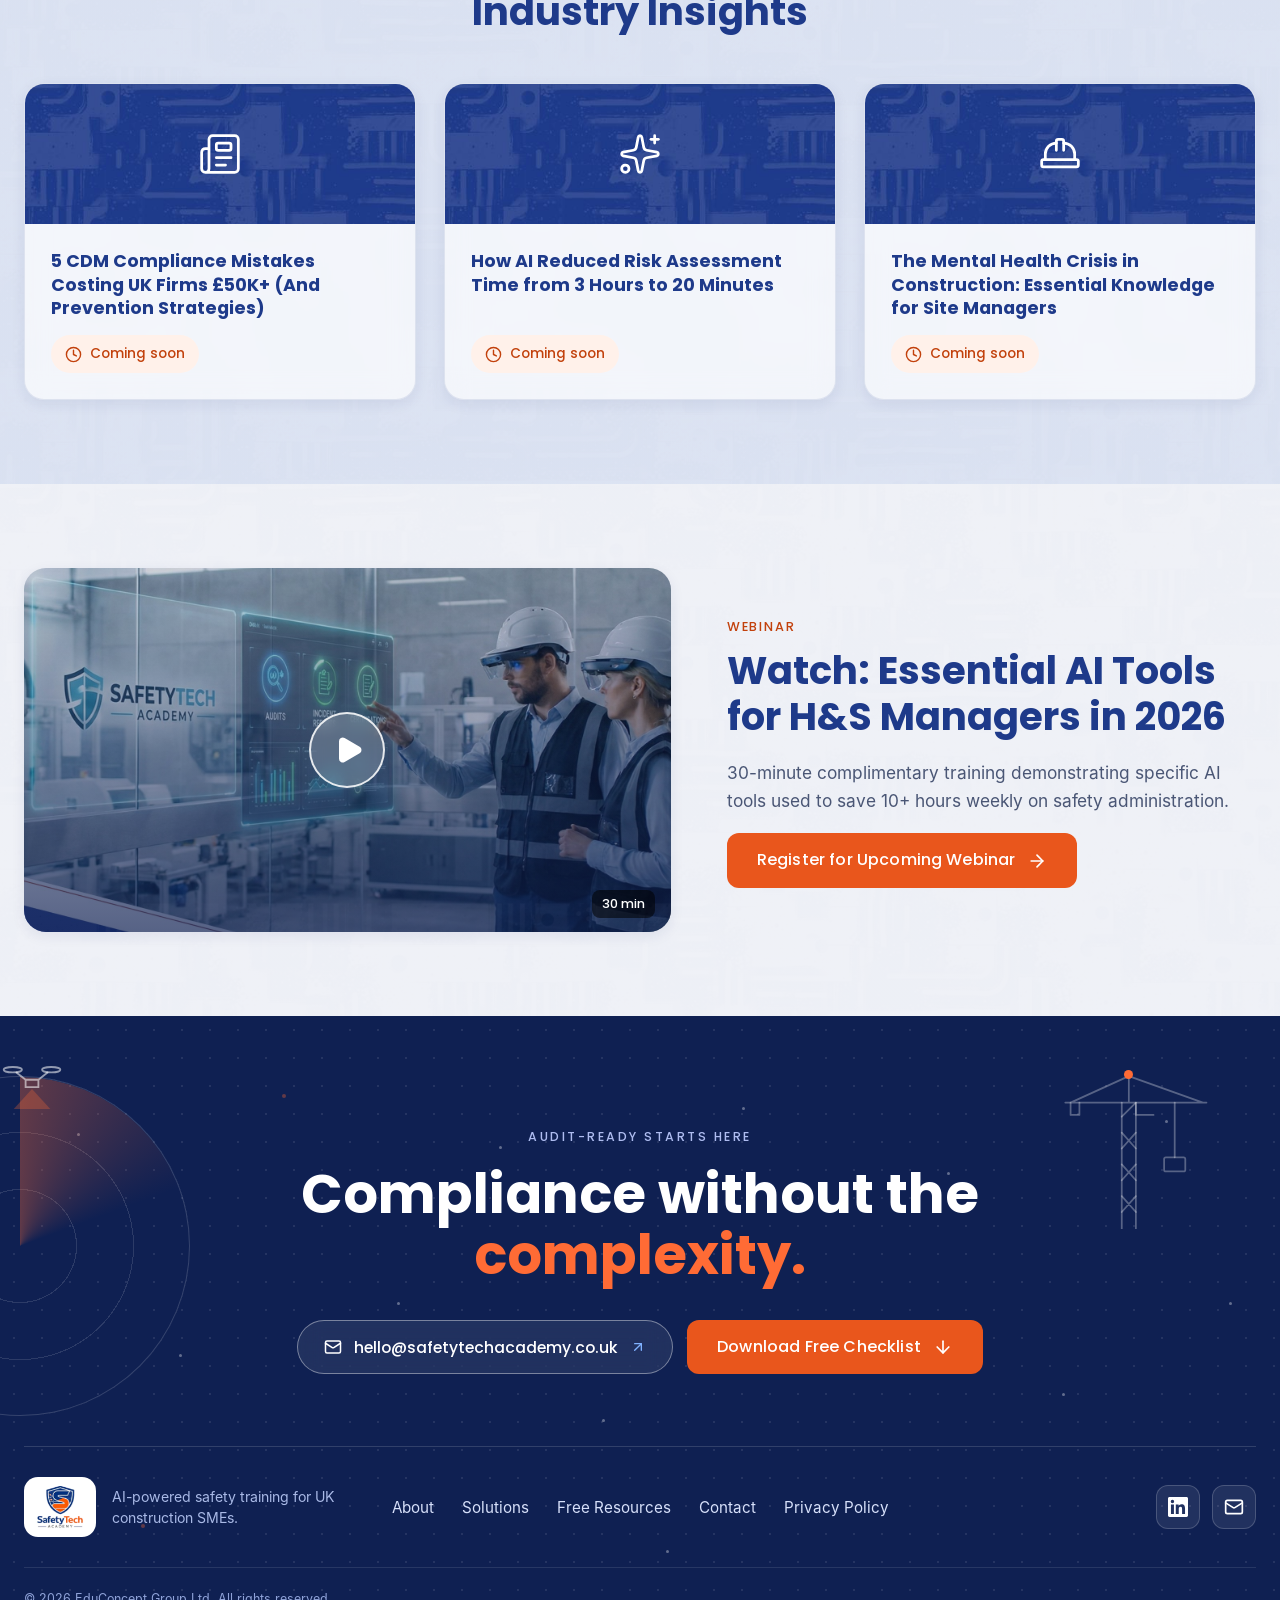
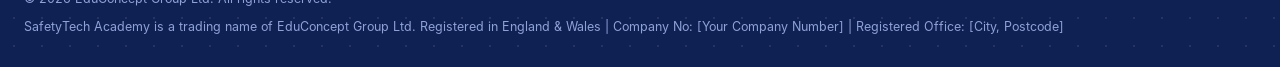
<file: resources.html>
<!doctype html>
<html lang="en-GB"><head>
<meta charset="utf-8"><meta name="viewport" content="width=device-width,initial-scale=1">
<title>Free Resources | SafetyTech Academy</title><meta name="description" content="Download the free 15-Minute AI Safety Audit Checklist and explore practical resources for UK construction safety compliance.">
<meta property="og:title" content="Free Resources | SafetyTech Academy"><meta property="og:description" content="Download the free 15-Minute AI Safety Audit Checklist and explore practical resources for UK construction safety compliance."><meta property="og:type" content="website"><meta property="og:image" content="assets/img/hero.jpg">
<meta name="theme-color" content="#1E3A8A">
<link rel="icon" type="image/png" href="assets/favicon.png"><link rel="apple-touch-icon" href="assets/favicon.png">
<link rel="preload" href="assets/fonts/poppins-700.woff2" as="font" type="font/woff2" crossorigin>
<link rel="stylesheet" href="assets/styles.css">
</head><body>
<svg xmlns="http://www.w3.org/2000/svg" style="position:absolute;width:0;height:0;overflow:hidden" aria-hidden="true"><defs><symbol id="i-arrow-right" viewBox="0 0 24 24"><path d="M5 12h14" /> <path d="m12 5 7 7-7 7" /></symbol><symbol id="i-arrow-down" viewBox="0 0 24 24"><path d="M12 5v14" /> <path d="m19 12-7 7-7-7" /></symbol><symbol id="i-check" viewBox="0 0 24 24"><path d="M20 6 9 17l-5-5" /></symbol><symbol id="i-menu" viewBox="0 0 24 24"><path d="M4 5h16" /> <path d="M4 12h16" /> <path d="M4 19h16" /></symbol><symbol id="i-x" viewBox="0 0 24 24"><path d="M18 6 6 18" /> <path d="m6 6 12 12" /></symbol><symbol id="i-mail" viewBox="0 0 24 24"><path d="m22 7-8.991 5.727a2 2 0 0 1-2.009 0L2 7" /> <rect x="2" y="4" width="20" height="16" rx="2" /></symbol><symbol id="i-pin" viewBox="0 0 24 24"><path d="M20 10c0 4.993-5.539 10.193-7.399 11.799a1 1 0 0 1-1.202 0C9.539 20.193 4 14.993 4 10a8 8 0 0 1 16 0" /> <circle cx="12" cy="10" r="3" /></symbol><symbol id="i-play" viewBox="0 0 24 24"><path d="M5 5a2 2 0 0 1 3.008-1.728l11.997 6.998a2 2 0 0 1 .003 3.458l-12 7A2 2 0 0 1 5 19z" /></symbol><symbol id="i-chevron" viewBox="0 0 24 24"><path d="m6 9 6 6 6-6" /></symbol><symbol id="i-laptop" viewBox="0 0 24 24"><path d="M18 5a2 2 0 0 1 2 2v8.526a2 2 0 0 0 .212.897l1.068 2.127a1 1 0 0 1-.9 1.45H3.62a1 1 0 0 1-.9-1.45l1.068-2.127A2 2 0 0 0 4 15.526V7a2 2 0 0 1 2-2z" /> <path d="M20.054 15.987H3.946" /></symbol><symbol id="i-briefcase" viewBox="0 0 24 24"><path d="M16 20V4a2 2 0 0 0-2-2h-4a2 2 0 0 0-2 2v16" /> <rect width="20" height="14" x="2" y="6" rx="2" /></symbol><symbol id="i-users" viewBox="0 0 24 24"><path d="M16 21v-2a4 4 0 0 0-4-4H6a4 4 0 0 0-4 4v2" /> <path d="M16 3.128a4 4 0 0 1 0 7.744" /> <path d="M22 21v-2a4 4 0 0 0-3-3.87" /> <circle cx="9" cy="7" r="4" /></symbol><symbol id="i-download" viewBox="0 0 24 24"><path d="M12 15V3" /> <path d="M21 15v4a2 2 0 0 1-2 2H5a2 2 0 0 1-2-2v-4" /> <path d="m7 10 5 5 5-5" /></symbol><symbol id="i-newspaper" viewBox="0 0 24 24"><path d="M15 18h-5" /> <path d="M18 14h-8" /> <path d="M4 22h16a2 2 0 0 0 2-2V4a2 2 0 0 0-2-2H8a2 2 0 0 0-2 2v16a2 2 0 0 1-4 0v-9a2 2 0 0 1 2-2h2" /> <rect width="8" height="4" x="10" y="6" rx="1" /></symbol><symbol id="i-sparkles" viewBox="0 0 24 24"><path d="M11.017 2.814a1 1 0 0 1 1.966 0l1.051 5.558a2 2 0 0 0 1.594 1.594l5.558 1.051a1 1 0 0 1 0 1.966l-5.558 1.051a2 2 0 0 0-1.594 1.594l-1.051 5.558a1 1 0 0 1-1.966 0l-1.051-5.558a2 2 0 0 0-1.594-1.594l-5.558-1.051a1 1 0 0 1 0-1.966l5.558-1.051a2 2 0 0 0 1.594-1.594z" /> <path d="M20 2v4" /> <path d="M22 4h-4" /> <circle cx="4" cy="20" r="2" /></symbol><symbol id="i-clock" viewBox="0 0 24 24"><circle cx="12" cy="12" r="10" /> <path d="M12 6v6l4 2" /></symbol><symbol id="i-building" viewBox="0 0 24 24"><path d="M10 12h4" /> <path d="M10 8h4" /> <path d="M14 21v-3a2 2 0 0 0-4 0v3" /> <path d="M6 10H4a2 2 0 0 0-2 2v7a2 2 0 0 0 2 2h16a2 2 0 0 0 2-2V9a2 2 0 0 0-2-2h-2" /> <path d="M6 21V5a2 2 0 0 1 2-2h8a2 2 0 0 1 2 2v16" /></symbol><symbol id="i-hardhat" viewBox="0 0 24 24"><path d="M10 10V5a1 1 0 0 1 1-1h2a1 1 0 0 1 1 1v5" /> <path d="M14 6a6 6 0 0 1 6 6v3" /> <path d="M4 15v-3a6 6 0 0 1 6-6" /> <rect x="2" y="15" width="20" height="4" rx="1" /></symbol><symbol id="i-clipboard" viewBox="0 0 24 24"><rect width="8" height="4" x="8" y="2" rx="1" ry="1" /> <path d="M16 4h2a2 2 0 0 1 2 2v14a2 2 0 0 1-2 2H6a2 2 0 0 1-2-2V6a2 2 0 0 1 2-2h2" /> <path d="m9 14 2 2 4-4" /></symbol><symbol id="i-list" viewBox="0 0 24 24"><rect width="8" height="4" x="8" y="2" rx="1" ry="1" /> <path d="M16 4h2a2 2 0 0 1 2 2v14a2 2 0 0 1-2 2H6a2 2 0 0 1-2-2V6a2 2 0 0 1 2-2h2" /> <path d="M12 11h4" /> <path d="M12 16h4" /> <path d="M8 11h.01" /> <path d="M8 16h.01" /></symbol><symbol id="i-shield" viewBox="0 0 24 24"><path d="M20 13c0 5-3.5 7.5-7.66 8.95a1 1 0 0 1-.67-.01C7.5 20.5 4 18 4 13V6a1 1 0 0 1 1-1c2 0 4.5-1.2 6.24-2.72a1.17 1.17 0 0 1 1.52 0C14.51 3.81 17 5 19 5a1 1 0 0 1 1 1z" /> <path d="m9 12 2 2 4-4" /></symbol><symbol id="i-factory" viewBox="0 0 24 24"><path d="M12 16h.01" /> <path d="M16 16h.01" /> <path d="M3 19a2 2 0 0 0 2 2h14a2 2 0 0 0 2-2V8.5a.5.5 0 0 0-.769-.422l-4.462 2.844A.5.5 0 0 1 15 10.5v-2a.5.5 0 0 0-.769-.422L9.77 10.922A.5.5 0 0 1 9 10.5V5a2 2 0 0 0-2-2H5a2 2 0 0 0-2 2z" /> <path d="M8 16h.01" /></symbol><symbol id="i-cap" viewBox="0 0 24 24"><path d="M21.42 10.922a1 1 0 0 0-.019-1.838L12.83 5.18a2 2 0 0 0-1.66 0L2.6 9.08a1 1 0 0 0 0 1.832l8.57 3.908a2 2 0 0 0 1.66 0z" /> <path d="M22 10v6" /> <path d="M6 12.5V16a6 3 0 0 0 12 0v-3.5" /></symbol><symbol id="i-chat" viewBox="0 0 24 24"><path d="M16 10a2 2 0 0 1-2 2H6.828a2 2 0 0 0-1.414.586l-2.202 2.202A.71.71 0 0 1 2 14.286V4a2 2 0 0 1 2-2h10a2 2 0 0 1 2 2z" /> <path d="M20 9a2 2 0 0 1 2 2v10.286a.71.71 0 0 1-1.212.502l-2.202-2.202A2 2 0 0 0 17.172 19H10a2 2 0 0 1-2-2v-1" /></symbol><symbol id="i-files" viewBox="0 0 24 24"><path d="M15 2h-4a2 2 0 0 0-2 2v11a2 2 0 0 0 2 2h8a2 2 0 0 0 2-2V8" /> <path d="M16.706 2.706A2.4 2.4 0 0 0 15 2v5a1 1 0 0 0 1 1h5a2.4 2.4 0 0 0-.706-1.706z" /> <path d="M5 7a2 2 0 0 0-2 2v11a2 2 0 0 0 2 2h8a2 2 0 0 0 1.732-1" /></symbol><symbol id="i-notes" viewBox="0 0 24 24"><path d="M8 2v4" /> <path d="M12 2v4" /> <path d="M16 2v4" /> <rect width="16" height="18" x="4" y="4" rx="2" /> <path d="M8 10h6" /> <path d="M8 14h8" /> <path d="M8 18h5" /></symbol><symbol id="i-up-right" viewBox="0 0 24 24"><path d="M7 7h10v10" /> <path d="M7 17 17 7" /></symbol><symbol id="i-scale" viewBox="0 0 24 24"><path d="M12 3v18" /> <path d="m19 8 3 8a5 5 0 0 1-6 0zV7" /> <path d="M3 7h1a17 17 0 0 0 8-2 17 17 0 0 0 8 2h1" /> <path d="m5 8 3 8a5 5 0 0 1-6 0zV7" /> <path d="M7 21h10" /></symbol><symbol id="i-pound" viewBox="0 0 24 24"><circle cx="12" cy="12" r="10" /> <path d="M10 16V9.5a1 1 0 0 1 5 0" /> <path d="M8 12h4" /> <path d="M8 16h7" /></symbol><symbol id="i-route" viewBox="0 0 24 24"><circle cx="6" cy="19" r="3" /> <path d="M9 19h8.5a3.5 3.5 0 0 0 0-7h-11a3.5 3.5 0 0 1 0-7H15" /> <circle cx="18" cy="5" r="3" /></symbol><symbol id="i-user" viewBox="0 0 24 24"><path d="M19 21v-2a4 4 0 0 0-4-4H9a4 4 0 0 0-4 4v2" /> <circle cx="12" cy="7" r="4" /></symbol><symbol id="i-book" viewBox="0 0 24 24"><path d="M12 5v16" /> <path d="M20.001 19A2 2 0 0022 17V5a2 2 0 00-1.999-2L16 3.002A5 5 0 0012 5a5 5 0 00-4-2H4a2 2 0 00-2 2v12a2 2 0 001.999 2H8a5 5 0 014 2 5 5 0 014-2z" /></symbol><symbol id="i-mic" viewBox="0 0 24 24"><path d="M12 19v3" /> <path d="M19 10v2a7 7 0 0 1-14 0v-2" /> <rect x="9" y="2" width="6" height="13" rx="3" /></symbol><symbol id="i-linkedin" viewBox="0 0 24 24"><path fill="currentColor" stroke="none" d="M20.447 20.452h-3.554v-5.569c0-1.328-.027-3.037-1.852-3.037-1.853 0-2.136 1.445-2.136 2.939v5.667H9.351V9h3.414v1.561h.046c.477-.9 1.637-1.85 3.37-1.85 3.601 0 4.267 2.37 4.267 5.455v6.286zM5.337 7.433a2.062 2.062 0 1 1 0-4.125 2.062 2.062 0 0 1 0 4.125zm1.782 13.019H3.555V9h3.564v11.452zM22.225 0H1.771C.792 0 0 .774 0 1.729v20.542C0 23.227.792 24 1.771 24h20.451C23.2 24 24 23.227 24 22.271V1.729C24 .774 23.2 0 22.222 0h.003z"/></symbol></defs></svg>
<a class="skip" href="#main">Skip to content</a>
<header class="site-header"><div class="container nav-inner">
<a class="brand" href="index.html" aria-label="SafetyTech Academy — home"><img src="assets/logo.png" alt="SafetyTech Academy" width="63" height="58"></a>
<nav class="nav" id="primary-nav" aria-label="Primary"><a href="index.html">Home</a><a href="about.html">About Us</a><a href="solutions.html">Solutions</a><a href="resources.html" aria-current="page">Free Resources</a><a href="contact.html">Contact</a></nav>
<a class="btn btn-navy nav-cta" href="resources.html#checklist">Download Free Checklist <svg class="ico" aria-hidden="true" focusable="false"><use href="#i-arrow-down"/></svg></a>
<button class="nav-toggle" type="button" aria-expanded="false" aria-controls="primary-nav" aria-label="Open menu"><svg class="ico" aria-hidden="true" focusable="false"><use href="#i-menu"/></svg></button>
</div></header>
<main id="main">

<section class="page-hero"><div class="container"><div class="crumbs">Free resources</div><h1>Complimentary Tools for <span class="accent">Immediate</span> Implementation</h1>
<p class="lede">No payment required. Practical resources to enhance safety systems.</p></div></section>

<section class="section" id="checklist" aria-labelledby="lm"><div class="container lm-grid">
 <div class="reveal" aria-hidden="true"><div class="doc"><h4>15-Minute AI Safety Audit Checklist</h4><div class="meta">Interactive PDF · 20 AI prompt templates</div>
  <ul><li><i class="on"></i>Identify your top 5 compliance gaps</li><li><i class="on"></i>Get AI prompts for rapid resolution</li><li><i class="on"></i>Links to recommended tools</li><li><i></i>Ready in 15 minutes</li></ul></div></div>
 <div class="reveal"><span class="eyebrow">Lead magnet</span><h2 id="lm" style="font-size:clamp(1.8rem,3vw,2.5rem)">15-Minute AI Safety Audit Checklist</h2>
  <p style="color:var(--muted);font-size:1.08rem">Identify top 5 compliance gaps and receive AI prompts for resolution. Designed for site managers and H&amp;S professionals seeking quick improvements.</p>
  <h4 style="font:500 .82rem var(--head);letter-spacing:.12em;text-transform:uppercase;color:var(--orange-text)">What’s included</h4>
  <ul class="ticks dark" style="margin:0 0 28px"><li><svg class="ico" aria-hidden="true" focusable="false"><use href="#i-check"/></svg><span>Interactive PDF checklist</span></li><li><svg class="ico" aria-hidden="true" focusable="false"><use href="#i-check"/></svg><span>20 AI prompt templates</span></li><li><svg class="ico" aria-hidden="true" focusable="false"><use href="#i-check"/></svg><span>Links to recommended tools</span></li></ul>
  <form class="form-card " name="checklist-resources" method="POST" action="/" data-form data-netlify="true" netlify-honeypot="bot-field">
<div class="form-body"><h3 >Get your free copy</h3><p class="sub" >Enter your details and we’ll send it straight over.</p>
<div class="form-error" role="alert">Sorry, that didn’t send. Please try again or email <a href="mailto:hello@safetytechacademy.co.uk">hello@safetytechacademy.co.uk</a>.</div>
<input type="hidden" name="form-name" value="checklist-resources">
<div class="field"><label for="rs-name">Name</label><input id="rs-name" name="name" type="text" required autocomplete="name" placeholder="" ><div class="msg" role="alert"></div></div><div class="field"><label for="rs-email">Email Address</label><input id="rs-email" name="email" type="email" required autocomplete="email" placeholder="" ><div class="msg" role="alert"></div></div>
<p class="hp" aria-hidden="true"><label>Don’t fill this out <input name="bot-field" tabindex="-1" autocomplete="off"></label></p>
<button class="btn btn-orange btn-block" type="submit" >Download Checklist<svg class="ico" aria-hidden="true" focusable="false"><use href="#i-download"/></svg></button>
<p class="fine">By submitting you agree to our <a href="privacy.html">Privacy Policy</a>. No spam.</p></div>
<div class="success" role="status"><div class="ok"><svg class="ico" aria-hidden="true" focusable="false"><use href="#i-check"/></svg></div><h3>Check your inbox</h3><p>Thanks, <span data-name></span>! The 15-Minute AI Safety Audit Checklist is on its way to <strong data-email></strong>. If it hasn’t arrived in a few minutes, check your spam folder.</p></div>
</form>
 </div>
</div></section>

<section class="section soft" aria-labelledby="ins"><div class="container">
 <div class="sec-head reveal"><span class="eyebrow">Blog</span><h2 id="ins">Industry Insights</h2></div>
 <div class="art-grid">
  <article class="art reveal"><div class="thumb"><svg class="ico" aria-hidden="true" focusable="false"><use href="#i-newspaper"/></svg></div><div class="in"><h3>5 CDM Compliance Mistakes Costing UK Firms £50K+ (And Prevention Strategies)</h3><span class="soon"><svg class="ico" aria-hidden="true" focusable="false"><use href="#i-clock"/></svg> Coming soon</span></div></article>
  <article class="art reveal"><div class="thumb"><svg class="ico" aria-hidden="true" focusable="false"><use href="#i-sparkles"/></svg></div><div class="in"><h3>How AI Reduced Risk Assessment Time from 3 Hours to 20 Minutes</h3><span class="soon"><svg class="ico" aria-hidden="true" focusable="false"><use href="#i-clock"/></svg> Coming soon</span></div></article>
  <article class="art reveal"><div class="thumb"><svg class="ico" aria-hidden="true" focusable="false"><use href="#i-hardhat"/></svg></div><div class="in"><h3>The Mental Health Crisis in Construction: Essential Knowledge for Site Managers</h3><span class="soon"><svg class="ico" aria-hidden="true" focusable="false"><use href="#i-clock"/></svg> Coming soon</span></div></article>
 </div>
</div></section>

<section class="section" aria-labelledby="vid"><div class="container video">
 <div class="vid-frame reveal"><button type="button" data-open-modal="webinar-modal" aria-label="Register for the webinar"><svg class="ico" aria-hidden="true" focusable="false"><use href="#i-play"/></svg></button><span class="len">30 min</span></div>
 <div class="reveal"><span class="eyebrow">Webinar</span><h2 id="vid" style="font-size:clamp(1.8rem,3vw,2.5rem)">Watch: Essential AI Tools for H&amp;S Managers in 2026</h2>
  <p style="color:var(--muted);font-size:1.08rem">30-minute complimentary training demonstrating specific AI tools used to save 10+ hours weekly on safety administration.</p>
  <button class="btn btn-orange" type="button" data-open-modal="webinar-modal">Register for Upcoming Webinar <svg class="ico" aria-hidden="true" focusable="false"><use href="#i-arrow-right"/></svg></button></div>
</div></section>

</main>
<footer class="site-footer">
<div class="f-scene" aria-hidden="true"><i class="sd" style="left:6%;top:18%;--d:2.6s"></i><i class="sd" style="left:14%;top:52%;--d:3.4s"></i><i class="sd o" style="left:22%;top:12%;--d:2.2s"></i><i class="sd" style="left:31%;top:44%;--d:3.0s"></i><i class="sd" style="left:39%;top:20%;--d:2.8s"></i><i class="sd" style="left:47%;top:62%;--d:3.6s"></i><i class="sd" style="left:58%;top:14%;--d:2.4s"></i><i class="sd o" style="left:66%;top:48%;--d:3.2s"></i><i class="sd" style="left:74%;top:24%;--d:2.7s"></i><i class="sd" style="left:83%;top:58%;--d:3.5s"></i><i class="sd" style="left:91%;top:16%;--d:2.3s"></i><i class="sd" style="left:96%;top:44%;--d:3.1s"></i><i class="sd o" style="left:11%;top:78%;--d:2.9s"></i><i class="sd" style="left:52%;top:82%;--d:3.3s"></i><div class="f-radar"></div><svg class="f-crane" viewBox="0 0 170 190" fill="none" stroke="currentColor" stroke-width="2" stroke-linejoin="round" stroke-linecap="round">
<path d="M70 190V46M86 190V46"/><path d="M70 170l16-18M86 170L70 152M70 134l16-18M86 134L70 116M70 98l16-18M86 98L70 80M70 62l16-16"/>
<path d="M78 46V16M78 16L12 46M78 16l84 30M6 46h160M86 46v14h20"/><path d="M12 46v14h10v-14"/>
<path d="M130 46v54" class="hook-line"/>
<g class="hook"><path d="M130 46v62"/><rect x="118" y="108" width="24" height="16" rx="2"/></g></svg>
<i class="f-beacon"></i><div class="f-drone"><svg viewBox="0 0 70 60" fill="none" stroke="currentColor" stroke-width="2" stroke-linecap="round"><path d="M18 18l10 8M52 18L42 26M28 26h14v8H28z"/><ellipse cx="14" cy="15" rx="10" ry="3"/><ellipse cx="56" cy="15" rx="10" ry="3"/><path class="beam" d="M35 36L15 58h40z" fill="rgba(255,107,53,.28)" stroke="none"/></svg></div><i class="f-streak"></i></div>
<div class="container f-inner">
<div class="f-cta"><span class="f-eyebrow">Audit-ready starts here</span>
<h2>Compliance without the <em>complexity.</em></h2>
<div class="f-actions"><a class="f-pill" href="mailto:hello@safetytechacademy.co.uk"><svg class="ico" aria-hidden="true" focusable="false"><use href="#i-mail"/></svg><span>hello@safetytechacademy.co.uk</span><svg class="ico" aria-hidden="true" focusable="false"><use href="#i-up-right"/></svg></a>
<a class="btn btn-orange" href="resources.html#checklist">Download Free Checklist <svg class="ico" aria-hidden="true" focusable="false"><use href="#i-arrow-down"/></svg></a></div></div>
<div class="f-row">
<div class="f-brand"><a class="f-logo" href="index.html"><img src="assets/logo.png" alt="SafetyTech Academy" width="54" height="50"></a><p class="f-note">AI-powered safety training for UK construction SMEs.</p></div>
<nav class="f-links" aria-label="Footer"><a href="about.html">About</a><a href="solutions.html">Solutions</a><a href="resources.html">Free Resources</a><a href="contact.html">Contact</a><a href="privacy.html">Privacy Policy</a></nav>
<div class="social"><a href="#" aria-label="SafetyTech Academy on LinkedIn"><svg class="ico" aria-hidden="true" focusable="false"><use href="#i-linkedin"/></svg></a><a href="mailto:hello@safetytechacademy.co.uk" aria-label="Email SafetyTech Academy"><svg class="ico" aria-hidden="true" focusable="false"><use href="#i-mail"/></svg></a></div>
</div>
<div class="f-bar"><span>© <span data-year>2026</span> EduConcept Group Ltd. All rights reserved.</span><span>SafetyTech Academy is a trading name of EduConcept Group Ltd. Registered in England &amp; Wales | Company No: [Your Company Number] | Registered Office: [City, Postcode]</span></div>
</div></footer>
<a class="sticky-cta" href="resources.html#checklist">Download Free Checklist <svg class="ico" aria-hidden="true" focusable="false"><use href="#i-arrow-down"/></svg></a>
<div class="modal" id="popup-modal" role="dialog" aria-modal="true" aria-labelledby="popup-modal-t"><div class="modal-card">
<span class="modal-badge">Free download</span><button class="modal-x" type="button" data-close aria-label="Close"><svg class="ico" aria-hidden="true" focusable="false"><use href="#i-x"/></svg></button>
<form class="form-card " name="checklist-popup" method="POST" action="/" data-form data-netlify="true" netlify-honeypot="bot-field">
<div class="form-body"><h3 ><span id="popup-modal-t">Get the 15-Minute AI Safety Audit Checklist</span></h3><p class="sub" >Spot your top 5 compliance gaps and get AI prompts to fix them fast.</p>
<div class="form-error" role="alert">Sorry, that didn’t send. Please try again or email <a href="mailto:hello@safetytechacademy.co.uk">hello@safetytechacademy.co.uk</a>.</div>
<input type="hidden" name="form-name" value="checklist-popup">
<div class="field"><label for="pm-name">First Name</label><input id="pm-name" name="first_name" type="text" required autocomplete="given-name" placeholder="" ><div class="msg" role="alert"></div></div><div class="field"><label for="pm-email">Email Address</label><input id="pm-email" name="email" type="email" required autocomplete="email" placeholder="" ><div class="msg" role="alert"></div></div>
<p class="hp" aria-hidden="true"><label>Don’t fill this out <input name="bot-field" tabindex="-1" autocomplete="off"></label></p>
<button class="btn btn-orange btn-block" type="submit" >Download Free Checklist<svg class="ico" aria-hidden="true" focusable="false"><use href="#i-download"/></svg></button>
<p class="fine">By submitting you agree to our <a href="privacy.html">Privacy Policy</a>. No spam.</p></div>
<div class="success" role="status"><div class="ok"><svg class="ico" aria-hidden="true" focusable="false"><use href="#i-check"/></svg></div><h3>Check your inbox</h3><p>Thanks, <span data-name></span>! The 15-Minute AI Safety Audit Checklist is on its way to <strong data-email></strong>. If it hasn’t arrived in a few minutes, check your spam folder.</p></div>
</form>
</div></div><div class="modal" id="webinar-modal" role="dialog" aria-modal="true" aria-labelledby="webinar-modal-t"><div class="modal-card">
<span class="modal-badge">Free webinar</span><button class="modal-x" type="button" data-close aria-label="Close"><svg class="ico" aria-hidden="true" focusable="false"><use href="#i-x"/></svg></button>
<form class="form-card " name="webinar-register" method="POST" action="/" data-form data-netlify="true" netlify-honeypot="bot-field">
<div class="form-body"><h3 ><span id="webinar-modal-t">Register for the AI Tools webinar</span></h3><p class="sub" >Essential AI Tools for H&amp;S Managers in 2026 — 30 minutes, no cost.</p>
<div class="form-error" role="alert">Sorry, that didn’t send. Please try again or email <a href="mailto:hello@safetytechacademy.co.uk">hello@safetytechacademy.co.uk</a>.</div>
<input type="hidden" name="form-name" value="webinar-register">
<div class="field"><label for="wb-name">First Name</label><input id="wb-name" name="first_name" type="text" required autocomplete="given-name" placeholder="" ><div class="msg" role="alert"></div></div><div class="field"><label for="wb-email">Email Address</label><input id="wb-email" name="email" type="email" required autocomplete="email" placeholder="" ><div class="msg" role="alert"></div></div>
<p class="hp" aria-hidden="true"><label>Don’t fill this out <input name="bot-field" tabindex="-1" autocomplete="off"></label></p>
<button class="btn btn-orange btn-block" type="submit" >Register Now<svg class="ico" aria-hidden="true" focusable="false"><use href="#i-download"/></svg></button>
<p class="fine">By submitting you agree to our <a href="privacy.html">Privacy Policy</a>. No spam.</p></div>
<div class="success" role="status"><div class="ok"><svg class="ico" aria-hidden="true" focusable="false"><use href="#i-check"/></svg></div><h3>You’re registered</h3><p>Thanks, <span data-name></span>! We’ll email <strong data-email></strong> with the details.</p></div>
</form>
</div></div>
<script src="assets/config.js"></script><script src="assets/main.js"></script>
</body></html>
</file>
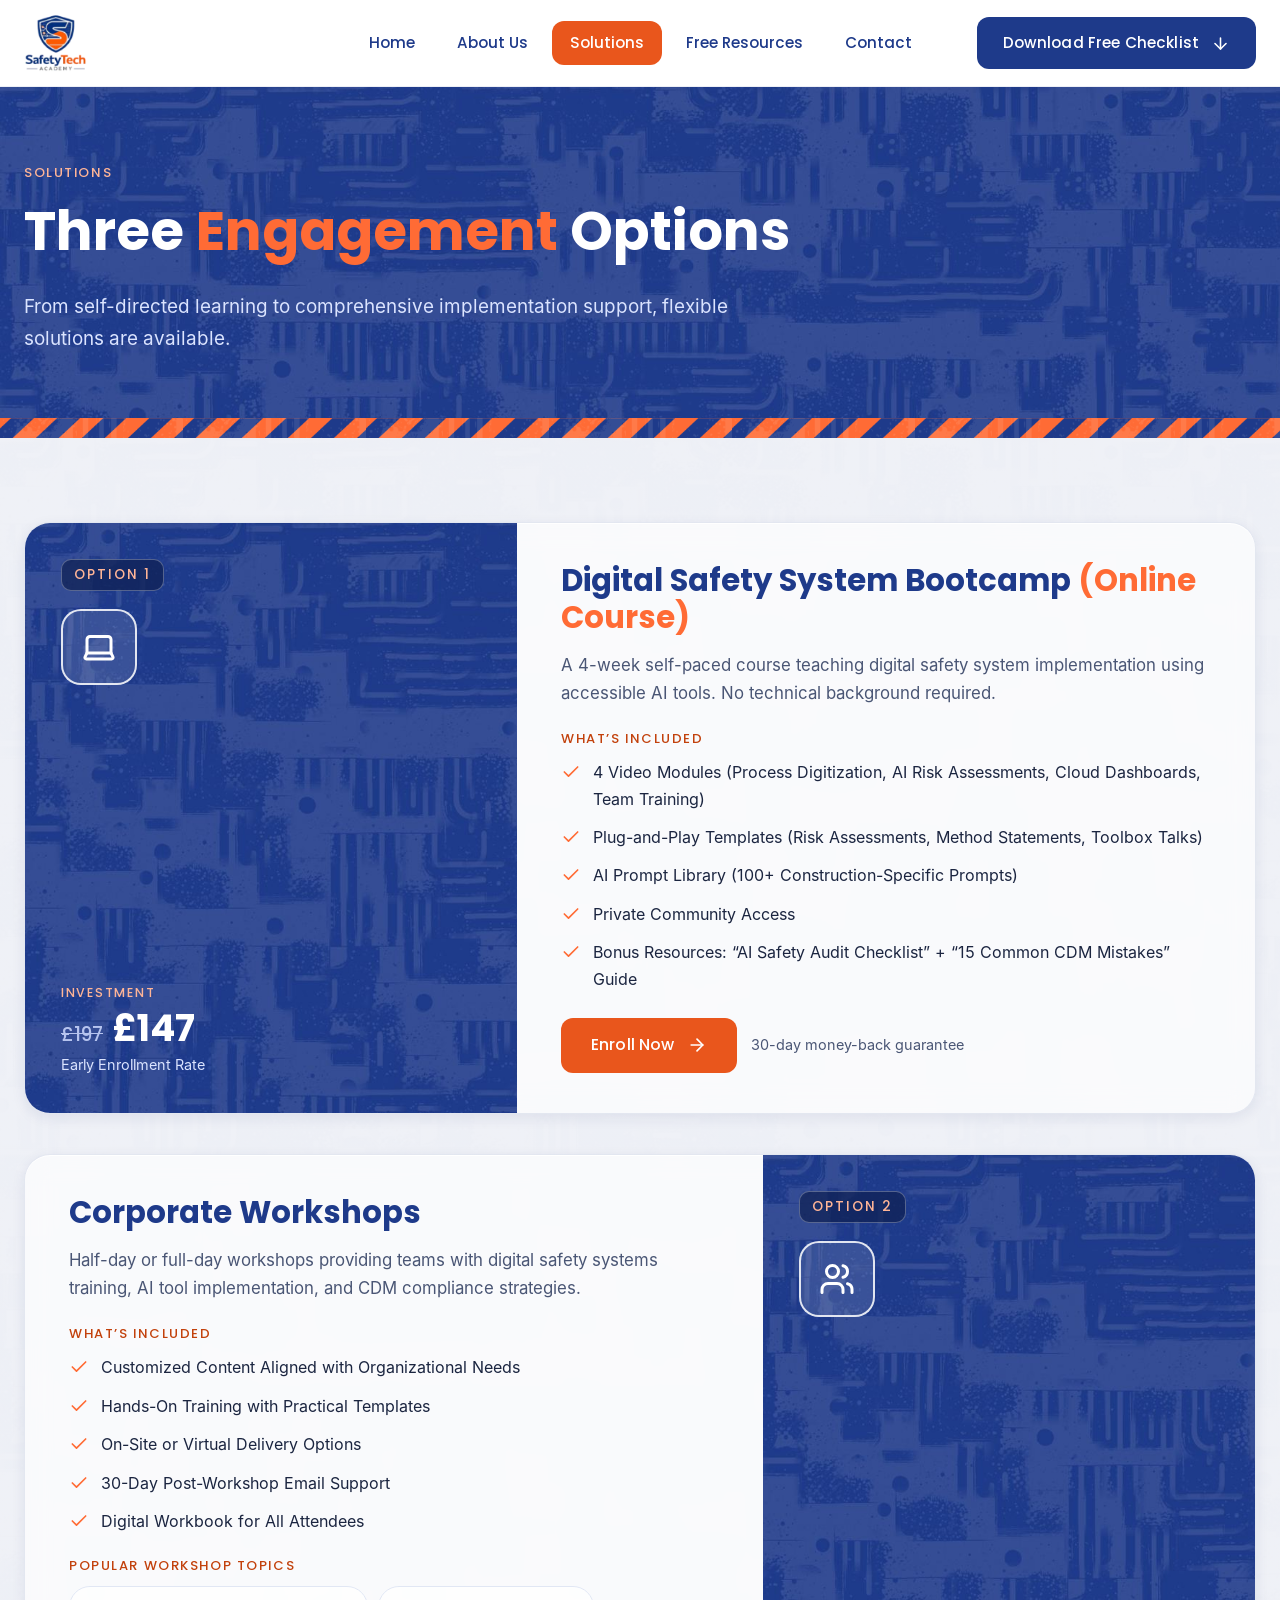
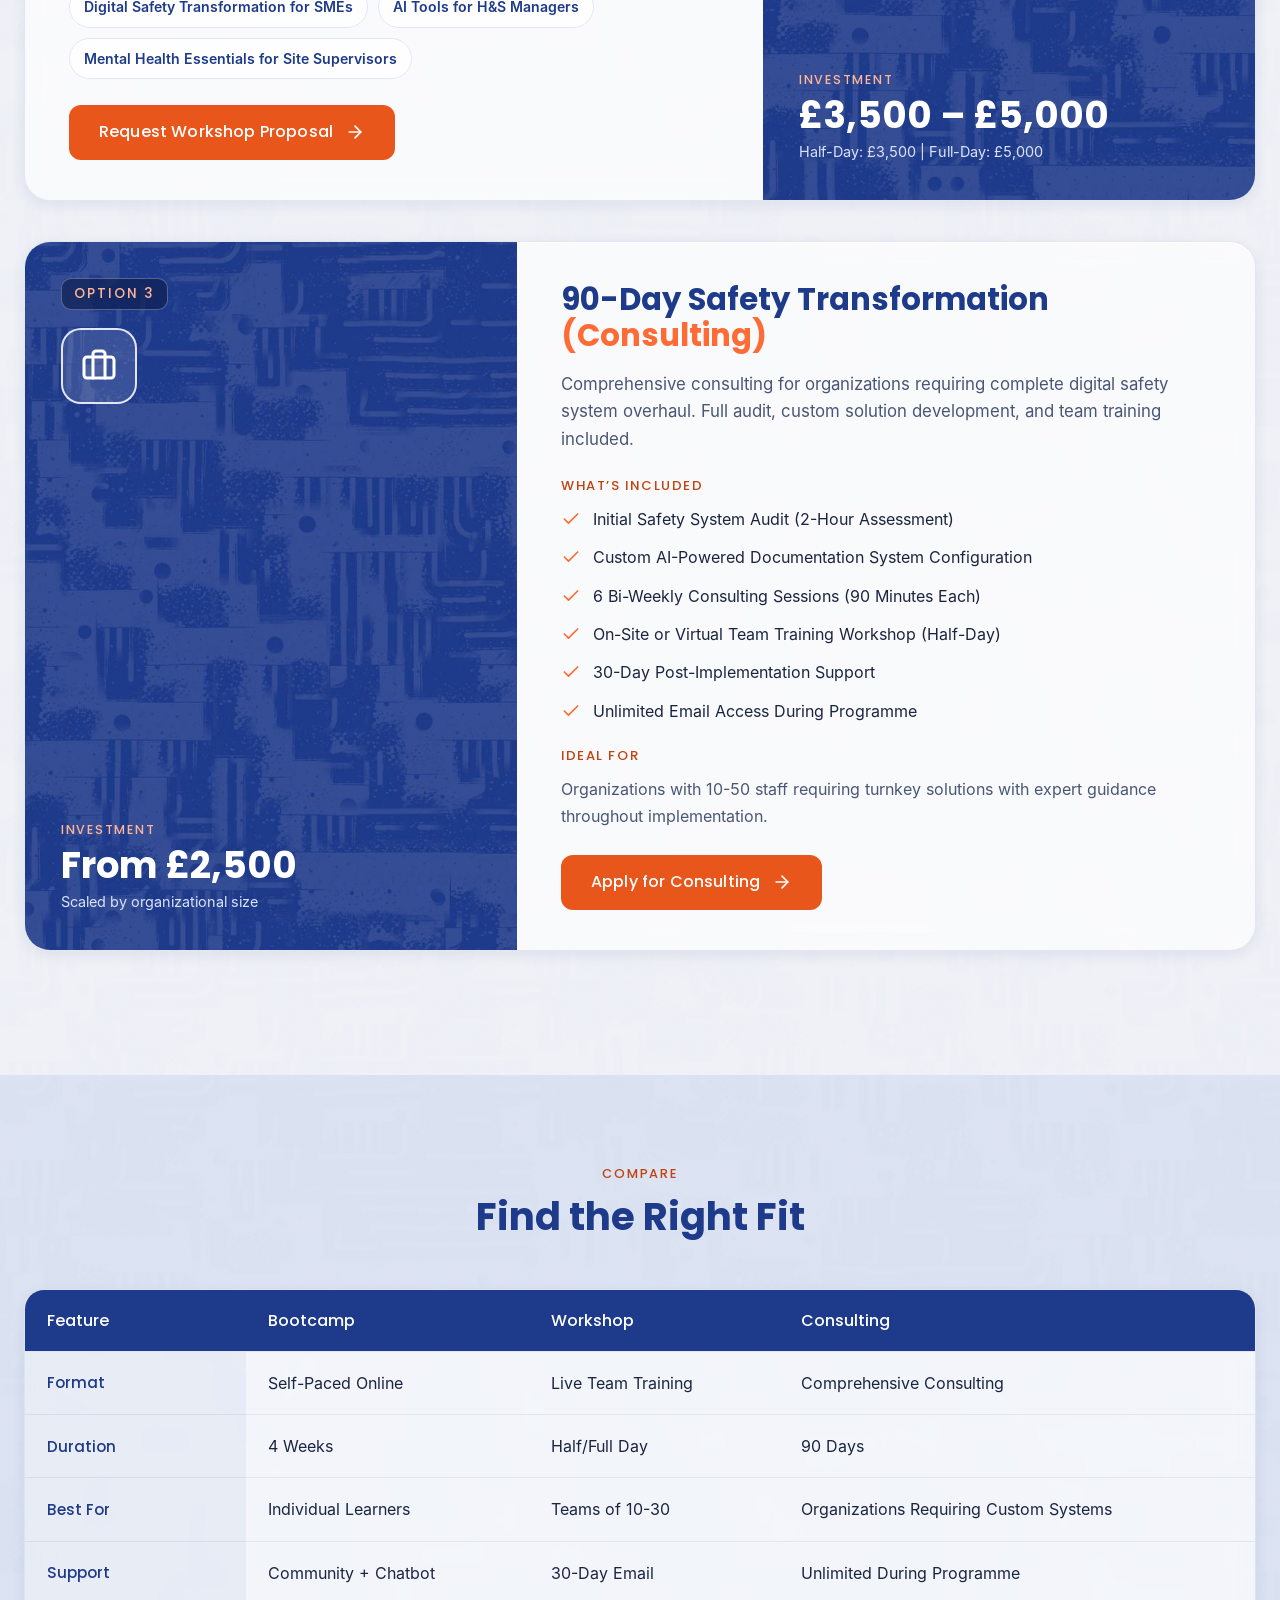
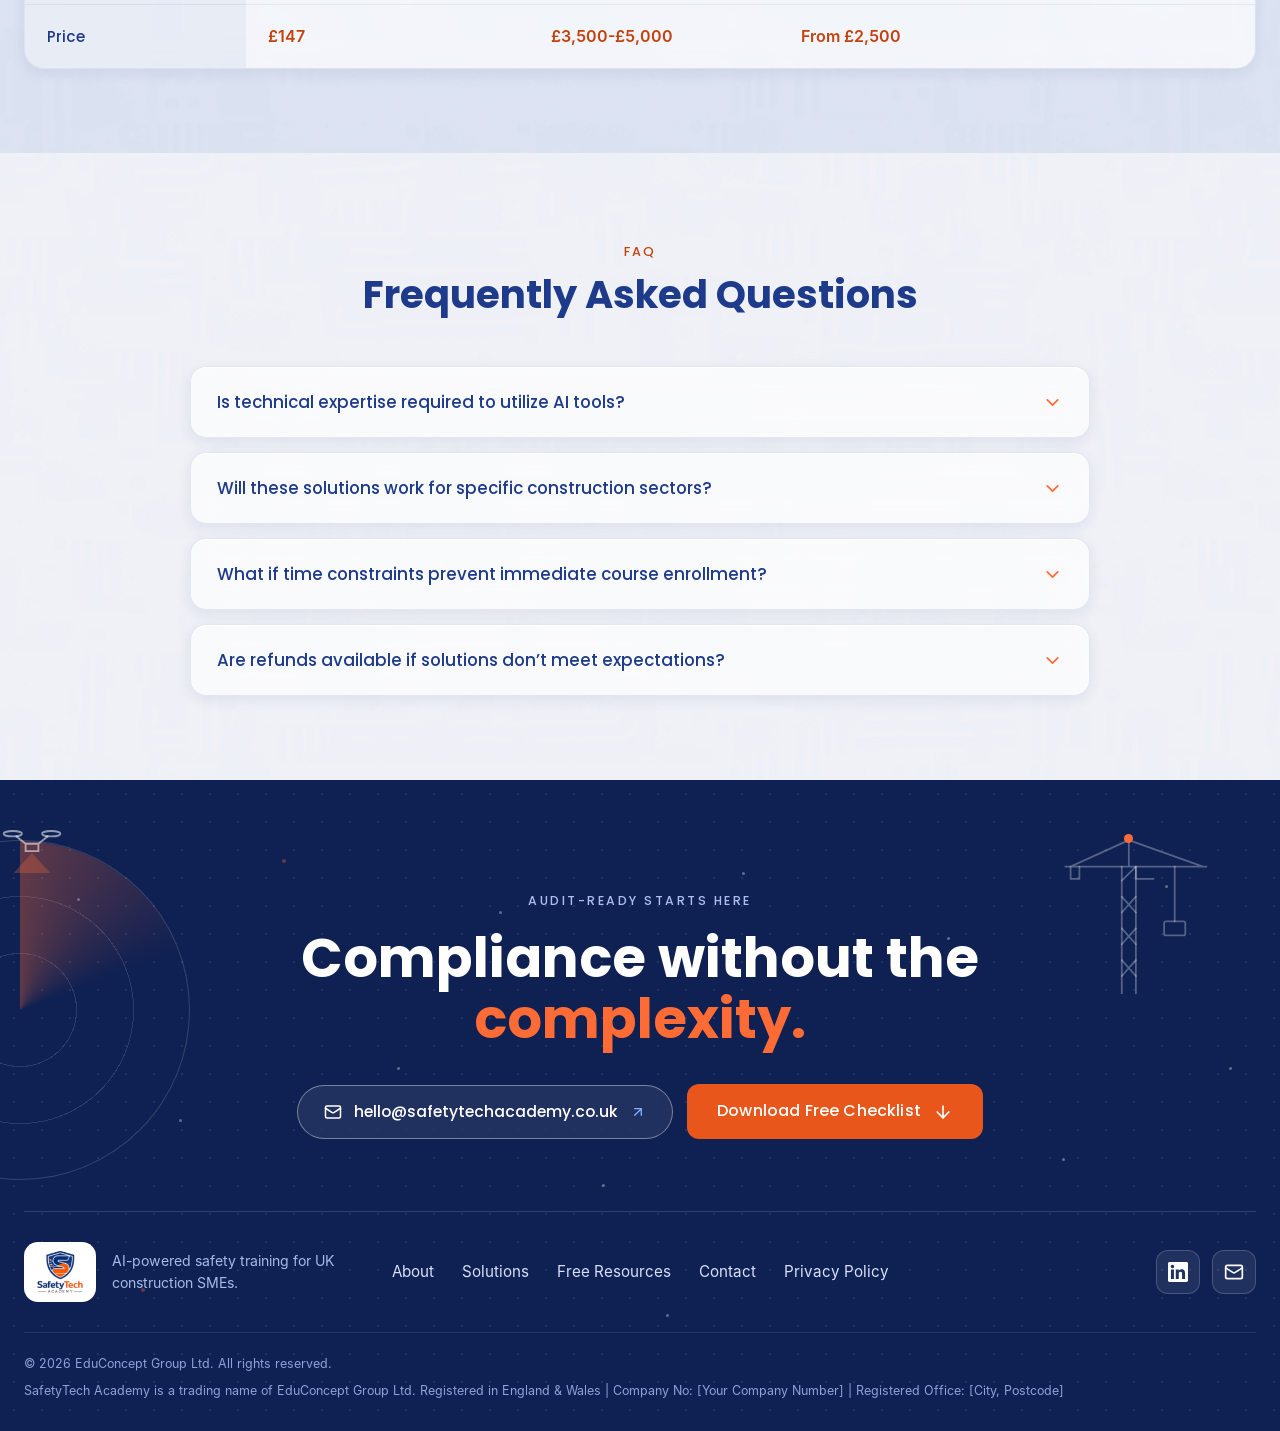
<file: solutions.html>
<!doctype html>
<html lang="en-GB"><head>
<meta charset="utf-8"><meta name="viewport" content="width=device-width,initial-scale=1">
<title>Solutions | SafetyTech Academy</title><meta name="description" content="Online bootcamp, corporate workshops and 90-day consulting to digitise safety compliance for UK construction SMEs.">
<meta property="og:title" content="Solutions | SafetyTech Academy"><meta property="og:description" content="Online bootcamp, corporate workshops and 90-day consulting to digitise safety compliance for UK construction SMEs."><meta property="og:type" content="website"><meta property="og:image" content="assets/img/hero.jpg">
<meta name="theme-color" content="#1E3A8A">
<link rel="icon" type="image/png" href="assets/favicon.png"><link rel="apple-touch-icon" href="assets/favicon.png">
<link rel="preload" href="assets/fonts/poppins-700.woff2" as="font" type="font/woff2" crossorigin>
<link rel="stylesheet" href="assets/styles.css">
</head><body>
<svg xmlns="http://www.w3.org/2000/svg" style="position:absolute;width:0;height:0;overflow:hidden" aria-hidden="true"><defs><symbol id="i-arrow-right" viewBox="0 0 24 24"><path d="M5 12h14" /> <path d="m12 5 7 7-7 7" /></symbol><symbol id="i-arrow-down" viewBox="0 0 24 24"><path d="M12 5v14" /> <path d="m19 12-7 7-7-7" /></symbol><symbol id="i-check" viewBox="0 0 24 24"><path d="M20 6 9 17l-5-5" /></symbol><symbol id="i-menu" viewBox="0 0 24 24"><path d="M4 5h16" /> <path d="M4 12h16" /> <path d="M4 19h16" /></symbol><symbol id="i-x" viewBox="0 0 24 24"><path d="M18 6 6 18" /> <path d="m6 6 12 12" /></symbol><symbol id="i-mail" viewBox="0 0 24 24"><path d="m22 7-8.991 5.727a2 2 0 0 1-2.009 0L2 7" /> <rect x="2" y="4" width="20" height="16" rx="2" /></symbol><symbol id="i-pin" viewBox="0 0 24 24"><path d="M20 10c0 4.993-5.539 10.193-7.399 11.799a1 1 0 0 1-1.202 0C9.539 20.193 4 14.993 4 10a8 8 0 0 1 16 0" /> <circle cx="12" cy="10" r="3" /></symbol><symbol id="i-play" viewBox="0 0 24 24"><path d="M5 5a2 2 0 0 1 3.008-1.728l11.997 6.998a2 2 0 0 1 .003 3.458l-12 7A2 2 0 0 1 5 19z" /></symbol><symbol id="i-chevron" viewBox="0 0 24 24"><path d="m6 9 6 6 6-6" /></symbol><symbol id="i-laptop" viewBox="0 0 24 24"><path d="M18 5a2 2 0 0 1 2 2v8.526a2 2 0 0 0 .212.897l1.068 2.127a1 1 0 0 1-.9 1.45H3.62a1 1 0 0 1-.9-1.45l1.068-2.127A2 2 0 0 0 4 15.526V7a2 2 0 0 1 2-2z" /> <path d="M20.054 15.987H3.946" /></symbol><symbol id="i-briefcase" viewBox="0 0 24 24"><path d="M16 20V4a2 2 0 0 0-2-2h-4a2 2 0 0 0-2 2v16" /> <rect width="20" height="14" x="2" y="6" rx="2" /></symbol><symbol id="i-users" viewBox="0 0 24 24"><path d="M16 21v-2a4 4 0 0 0-4-4H6a4 4 0 0 0-4 4v2" /> <path d="M16 3.128a4 4 0 0 1 0 7.744" /> <path d="M22 21v-2a4 4 0 0 0-3-3.87" /> <circle cx="9" cy="7" r="4" /></symbol><symbol id="i-download" viewBox="0 0 24 24"><path d="M12 15V3" /> <path d="M21 15v4a2 2 0 0 1-2 2H5a2 2 0 0 1-2-2v-4" /> <path d="m7 10 5 5 5-5" /></symbol><symbol id="i-newspaper" viewBox="0 0 24 24"><path d="M15 18h-5" /> <path d="M18 14h-8" /> <path d="M4 22h16a2 2 0 0 0 2-2V4a2 2 0 0 0-2-2H8a2 2 0 0 0-2 2v16a2 2 0 0 1-4 0v-9a2 2 0 0 1 2-2h2" /> <rect width="8" height="4" x="10" y="6" rx="1" /></symbol><symbol id="i-sparkles" viewBox="0 0 24 24"><path d="M11.017 2.814a1 1 0 0 1 1.966 0l1.051 5.558a2 2 0 0 0 1.594 1.594l5.558 1.051a1 1 0 0 1 0 1.966l-5.558 1.051a2 2 0 0 0-1.594 1.594l-1.051 5.558a1 1 0 0 1-1.966 0l-1.051-5.558a2 2 0 0 0-1.594-1.594l-5.558-1.051a1 1 0 0 1 0-1.966l5.558-1.051a2 2 0 0 0 1.594-1.594z" /> <path d="M20 2v4" /> <path d="M22 4h-4" /> <circle cx="4" cy="20" r="2" /></symbol><symbol id="i-clock" viewBox="0 0 24 24"><circle cx="12" cy="12" r="10" /> <path d="M12 6v6l4 2" /></symbol><symbol id="i-building" viewBox="0 0 24 24"><path d="M10 12h4" /> <path d="M10 8h4" /> <path d="M14 21v-3a2 2 0 0 0-4 0v3" /> <path d="M6 10H4a2 2 0 0 0-2 2v7a2 2 0 0 0 2 2h16a2 2 0 0 0 2-2V9a2 2 0 0 0-2-2h-2" /> <path d="M6 21V5a2 2 0 0 1 2-2h8a2 2 0 0 1 2 2v16" /></symbol><symbol id="i-hardhat" viewBox="0 0 24 24"><path d="M10 10V5a1 1 0 0 1 1-1h2a1 1 0 0 1 1 1v5" /> <path d="M14 6a6 6 0 0 1 6 6v3" /> <path d="M4 15v-3a6 6 0 0 1 6-6" /> <rect x="2" y="15" width="20" height="4" rx="1" /></symbol><symbol id="i-clipboard" viewBox="0 0 24 24"><rect width="8" height="4" x="8" y="2" rx="1" ry="1" /> <path d="M16 4h2a2 2 0 0 1 2 2v14a2 2 0 0 1-2 2H6a2 2 0 0 1-2-2V6a2 2 0 0 1 2-2h2" /> <path d="m9 14 2 2 4-4" /></symbol><symbol id="i-list" viewBox="0 0 24 24"><rect width="8" height="4" x="8" y="2" rx="1" ry="1" /> <path d="M16 4h2a2 2 0 0 1 2 2v14a2 2 0 0 1-2 2H6a2 2 0 0 1-2-2V6a2 2 0 0 1 2-2h2" /> <path d="M12 11h4" /> <path d="M12 16h4" /> <path d="M8 11h.01" /> <path d="M8 16h.01" /></symbol><symbol id="i-shield" viewBox="0 0 24 24"><path d="M20 13c0 5-3.5 7.5-7.66 8.95a1 1 0 0 1-.67-.01C7.5 20.5 4 18 4 13V6a1 1 0 0 1 1-1c2 0 4.5-1.2 6.24-2.72a1.17 1.17 0 0 1 1.52 0C14.51 3.81 17 5 19 5a1 1 0 0 1 1 1z" /> <path d="m9 12 2 2 4-4" /></symbol><symbol id="i-factory" viewBox="0 0 24 24"><path d="M12 16h.01" /> <path d="M16 16h.01" /> <path d="M3 19a2 2 0 0 0 2 2h14a2 2 0 0 0 2-2V8.5a.5.5 0 0 0-.769-.422l-4.462 2.844A.5.5 0 0 1 15 10.5v-2a.5.5 0 0 0-.769-.422L9.77 10.922A.5.5 0 0 1 9 10.5V5a2 2 0 0 0-2-2H5a2 2 0 0 0-2 2z" /> <path d="M8 16h.01" /></symbol><symbol id="i-cap" viewBox="0 0 24 24"><path d="M21.42 10.922a1 1 0 0 0-.019-1.838L12.83 5.18a2 2 0 0 0-1.66 0L2.6 9.08a1 1 0 0 0 0 1.832l8.57 3.908a2 2 0 0 0 1.66 0z" /> <path d="M22 10v6" /> <path d="M6 12.5V16a6 3 0 0 0 12 0v-3.5" /></symbol><symbol id="i-chat" viewBox="0 0 24 24"><path d="M16 10a2 2 0 0 1-2 2H6.828a2 2 0 0 0-1.414.586l-2.202 2.202A.71.71 0 0 1 2 14.286V4a2 2 0 0 1 2-2h10a2 2 0 0 1 2 2z" /> <path d="M20 9a2 2 0 0 1 2 2v10.286a.71.71 0 0 1-1.212.502l-2.202-2.202A2 2 0 0 0 17.172 19H10a2 2 0 0 1-2-2v-1" /></symbol><symbol id="i-files" viewBox="0 0 24 24"><path d="M15 2h-4a2 2 0 0 0-2 2v11a2 2 0 0 0 2 2h8a2 2 0 0 0 2-2V8" /> <path d="M16.706 2.706A2.4 2.4 0 0 0 15 2v5a1 1 0 0 0 1 1h5a2.4 2.4 0 0 0-.706-1.706z" /> <path d="M5 7a2 2 0 0 0-2 2v11a2 2 0 0 0 2 2h8a2 2 0 0 0 1.732-1" /></symbol><symbol id="i-notes" viewBox="0 0 24 24"><path d="M8 2v4" /> <path d="M12 2v4" /> <path d="M16 2v4" /> <rect width="16" height="18" x="4" y="4" rx="2" /> <path d="M8 10h6" /> <path d="M8 14h8" /> <path d="M8 18h5" /></symbol><symbol id="i-up-right" viewBox="0 0 24 24"><path d="M7 7h10v10" /> <path d="M7 17 17 7" /></symbol><symbol id="i-scale" viewBox="0 0 24 24"><path d="M12 3v18" /> <path d="m19 8 3 8a5 5 0 0 1-6 0zV7" /> <path d="M3 7h1a17 17 0 0 0 8-2 17 17 0 0 0 8 2h1" /> <path d="m5 8 3 8a5 5 0 0 1-6 0zV7" /> <path d="M7 21h10" /></symbol><symbol id="i-pound" viewBox="0 0 24 24"><circle cx="12" cy="12" r="10" /> <path d="M10 16V9.5a1 1 0 0 1 5 0" /> <path d="M8 12h4" /> <path d="M8 16h7" /></symbol><symbol id="i-route" viewBox="0 0 24 24"><circle cx="6" cy="19" r="3" /> <path d="M9 19h8.5a3.5 3.5 0 0 0 0-7h-11a3.5 3.5 0 0 1 0-7H15" /> <circle cx="18" cy="5" r="3" /></symbol><symbol id="i-user" viewBox="0 0 24 24"><path d="M19 21v-2a4 4 0 0 0-4-4H9a4 4 0 0 0-4 4v2" /> <circle cx="12" cy="7" r="4" /></symbol><symbol id="i-book" viewBox="0 0 24 24"><path d="M12 5v16" /> <path d="M20.001 19A2 2 0 0022 17V5a2 2 0 00-1.999-2L16 3.002A5 5 0 0012 5a5 5 0 00-4-2H4a2 2 0 00-2 2v12a2 2 0 001.999 2H8a5 5 0 014 2 5 5 0 014-2z" /></symbol><symbol id="i-mic" viewBox="0 0 24 24"><path d="M12 19v3" /> <path d="M19 10v2a7 7 0 0 1-14 0v-2" /> <rect x="9" y="2" width="6" height="13" rx="3" /></symbol><symbol id="i-linkedin" viewBox="0 0 24 24"><path fill="currentColor" stroke="none" d="M20.447 20.452h-3.554v-5.569c0-1.328-.027-3.037-1.852-3.037-1.853 0-2.136 1.445-2.136 2.939v5.667H9.351V9h3.414v1.561h.046c.477-.9 1.637-1.85 3.37-1.85 3.601 0 4.267 2.37 4.267 5.455v6.286zM5.337 7.433a2.062 2.062 0 1 1 0-4.125 2.062 2.062 0 0 1 0 4.125zm1.782 13.019H3.555V9h3.564v11.452zM22.225 0H1.771C.792 0 0 .774 0 1.729v20.542C0 23.227.792 24 1.771 24h20.451C23.2 24 24 23.227 24 22.271V1.729C24 .774 23.2 0 22.222 0h.003z"/></symbol></defs></svg>
<a class="skip" href="#main">Skip to content</a>
<header class="site-header"><div class="container nav-inner">
<a class="brand" href="index.html" aria-label="SafetyTech Academy — home"><img src="assets/logo.png" alt="SafetyTech Academy" width="63" height="58"></a>
<nav class="nav" id="primary-nav" aria-label="Primary"><a href="index.html">Home</a><a href="about.html">About Us</a><a href="solutions.html" aria-current="page">Solutions</a><a href="resources.html">Free Resources</a><a href="contact.html">Contact</a></nav>
<a class="btn btn-navy nav-cta" href="resources.html#checklist">Download Free Checklist <svg class="ico" aria-hidden="true" focusable="false"><use href="#i-arrow-down"/></svg></a>
<button class="nav-toggle" type="button" aria-expanded="false" aria-controls="primary-nav" aria-label="Open menu"><svg class="ico" aria-hidden="true" focusable="false"><use href="#i-menu"/></svg></button>
</div></header>
<main id="main">

<section class="page-hero"><div class="container"><div class="crumbs">Solutions</div><h1>Three <span class="accent">Engagement</span> Options</h1>
<p class="lede">From self-directed learning to comprehensive implementation support, flexible solutions are available.</p></div></section>

<section class="section"><div class="container">
<article class="svc reveal" id="bootcamp"><div class="svc-vis"><div><div class="num">Option 1</div><div class="tile" style="margin-top:18px"><svg class="ico" aria-hidden="true" focusable="false"><use href="#i-laptop"/></svg></div></div><div class="price"><span class="lbl">Investment</span><span class="amt"><s>£197</s>£147</span><small>Early Enrollment Rate</small></div></div>
<div class="svc-body"><h2>Digital Safety System Bootcamp <span class="accent">(Online Course)</span></h2><p class="desc">A 4-week self-paced course teaching digital safety system implementation using accessible AI tools. No technical background required.</p><h4>What’s included</h4><ul class="ticks dark"><li><svg class="ico" aria-hidden="true" focusable="false"><use href="#i-check"/></svg><span>4 Video Modules (Process Digitization, AI Risk Assessments, Cloud Dashboards, Team Training)</span></li><li><svg class="ico" aria-hidden="true" focusable="false"><use href="#i-check"/></svg><span>Plug-and-Play Templates (Risk Assessments, Method Statements, Toolbox Talks)</span></li><li><svg class="ico" aria-hidden="true" focusable="false"><use href="#i-check"/></svg><span>AI Prompt Library (100+ Construction-Specific Prompts)</span></li><li><svg class="ico" aria-hidden="true" focusable="false"><use href="#i-check"/></svg><span>Private Community Access</span></li><li><svg class="ico" aria-hidden="true" focusable="false"><use href="#i-check"/></svg><span>Bonus Resources: “AI Safety Audit Checklist” + “15 Common CDM Mistakes” Guide</span></li></ul><div class="svc-foot"><button class="btn btn-orange" type="button" data-open-modal="enrol-modal">Enroll Now <svg class="ico" aria-hidden="true" focusable="false"><use href="#i-arrow-right"/></svg></button><span style="color:var(--muted);font-size:.9rem">30-day money-back guarantee</span></div></div></article>
<article class="svc reveal" id="workshops"><div class="svc-vis"><div><div class="num">Option 2</div><div class="tile" style="margin-top:18px"><svg class="ico" aria-hidden="true" focusable="false"><use href="#i-users"/></svg></div></div><div class="price"><span class="lbl">Investment</span><span class="amt">£3,500 – £5,000</span><small>Half-Day: £3,500 | Full-Day: £5,000</small></div></div>
<div class="svc-body"><h2>Corporate Workshops</h2><p class="desc">Half-day or full-day workshops providing teams with digital safety systems training, AI tool implementation, and CDM compliance strategies.</p><h4>What’s included</h4><ul class="ticks dark"><li><svg class="ico" aria-hidden="true" focusable="false"><use href="#i-check"/></svg><span>Customized Content Aligned with Organizational Needs</span></li><li><svg class="ico" aria-hidden="true" focusable="false"><use href="#i-check"/></svg><span>Hands-On Training with Practical Templates</span></li><li><svg class="ico" aria-hidden="true" focusable="false"><use href="#i-check"/></svg><span>On-Site or Virtual Delivery Options</span></li><li><svg class="ico" aria-hidden="true" focusable="false"><use href="#i-check"/></svg><span>30-Day Post-Workshop Email Support</span></li><li><svg class="ico" aria-hidden="true" focusable="false"><use href="#i-check"/></svg><span>Digital Workbook for All Attendees</span></li></ul><h4>Popular workshop topics</h4><ul class="chips"><li>Digital Safety Transformation for SMEs</li><li>AI Tools for H&amp;S Managers</li><li>Mental Health Essentials for Site Supervisors</li></ul><div class="svc-foot"><a class="btn btn-orange" href="contact.html?type=Workshop%20Proposal">Request Workshop Proposal <svg class="ico" aria-hidden="true" focusable="false"><use href="#i-arrow-right"/></svg></a></div></div></article>
<article class="svc reveal" id="consulting"><div class="svc-vis"><div><div class="num">Option 3</div><div class="tile" style="margin-top:18px"><svg class="ico" aria-hidden="true" focusable="false"><use href="#i-briefcase"/></svg></div></div><div class="price"><span class="lbl">Investment</span><span class="amt">From £2,500</span><small>Scaled by organizational size</small></div></div>
<div class="svc-body"><h2>90-Day Safety Transformation <span class="accent">(Consulting)</span></h2><p class="desc">Comprehensive consulting for organizations requiring complete digital safety system overhaul. Full audit, custom solution development, and team training included.</p><h4>What’s included</h4><ul class="ticks dark"><li><svg class="ico" aria-hidden="true" focusable="false"><use href="#i-check"/></svg><span>Initial Safety System Audit (2-Hour Assessment)</span></li><li><svg class="ico" aria-hidden="true" focusable="false"><use href="#i-check"/></svg><span>Custom AI-Powered Documentation System Configuration</span></li><li><svg class="ico" aria-hidden="true" focusable="false"><use href="#i-check"/></svg><span>6 Bi-Weekly Consulting Sessions (90 Minutes Each)</span></li><li><svg class="ico" aria-hidden="true" focusable="false"><use href="#i-check"/></svg><span>On-Site or Virtual Team Training Workshop (Half-Day)</span></li><li><svg class="ico" aria-hidden="true" focusable="false"><use href="#i-check"/></svg><span>30-Day Post-Implementation Support</span></li><li><svg class="ico" aria-hidden="true" focusable="false"><use href="#i-check"/></svg><span>Unlimited Email Access During Programme</span></li></ul><h4>Ideal for</h4><p style="color:var(--muted);margin:0">Organizations with 10-50 staff requiring turnkey solutions with expert guidance throughout implementation.</p><div class="svc-foot"><a class="btn btn-orange" href="contact.html?type=Consulting">Apply for Consulting <svg class="ico" aria-hidden="true" focusable="false"><use href="#i-arrow-right"/></svg></a></div></div></article>
</div></section>

<section class="section soft" aria-labelledby="cmp"><div class="container">
 <div class="sec-head reveal"><span class="eyebrow">Compare</span><h2 id="cmp">Find the Right Fit</h2></div>
 <div class="tbl-wrap reveal"><table class="cmp"><caption class="sr">Comparison of Bootcamp, Workshop and Consulting options</caption>
 <thead><tr><th scope="col">Feature</th><th scope="col">Bootcamp</th><th scope="col">Workshop</th><th scope="col">Consulting</th></tr></thead><tbody>
 <tr><th scope="row">Format</th><td>Self-Paced Online</td><td>Live Team Training</td><td>Comprehensive Consulting</td></tr>
 <tr><th scope="row">Duration</th><td>4 Weeks</td><td>Half/Full Day</td><td>90 Days</td></tr>
 <tr><th scope="row">Best For</th><td>Individual Learners</td><td>Teams of 10-30</td><td>Organizations Requiring Custom Systems</td></tr>
 <tr><th scope="row">Support</th><td>Community + Chatbot</td><td>30-Day Email</td><td>Unlimited During Programme</td></tr>
 <tr><th scope="row">Price</th><td><strong>£147</strong></td><td><strong>£3,500-£5,000</strong></td><td><strong>From £2,500</strong></td></tr>
 </tbody></table></div>
</div></section>

<section class="section" id="faq" aria-labelledby="faqh"><div class="container">
 <div class="sec-head reveal"><span class="eyebrow">FAQ</span><h2 id="faqh">Frequently Asked Questions</h2></div>
 <div class="faq reveal">
  <details><summary>Is technical expertise required to utilize AI tools?<svg class="ico" aria-hidden="true" focusable="false"><use href="#i-chevron"/></svg></summary><p>No. Basic email proficiency is sufficient. All solutions are designed for construction professionals rather than software specialists.</p></details>
  <details><summary>Will these solutions work for specific construction sectors?<svg class="ico" aria-hidden="true" focusable="false"><use href="#i-chevron"/></svg></summary><p>Yes. Principles apply across residential, commercial, infrastructure, and specialty trades. Templates are customizable for specific requirements.</p></details>
  <details><summary>What if time constraints prevent immediate course enrollment?<svg class="ico" aria-hidden="true" focusable="false"><use href="#i-chevron"/></svg></summary><p>Begin with the complimentary checklist. It requires 15 minutes and provides clear prioritization guidance.</p></details>
  <details><summary>Are refunds available if solutions don’t meet expectations?<svg class="ico" aria-hidden="true" focusable="false"><use href="#i-chevron"/></svg></summary><p>Yes. 30-day money-back guarantee applies to the Bootcamp (no questions asked).</p></details>
 </div>
</div></section>

</main>
<footer class="site-footer">
<div class="f-scene" aria-hidden="true"><i class="sd" style="left:6%;top:18%;--d:2.6s"></i><i class="sd" style="left:14%;top:52%;--d:3.4s"></i><i class="sd o" style="left:22%;top:12%;--d:2.2s"></i><i class="sd" style="left:31%;top:44%;--d:3.0s"></i><i class="sd" style="left:39%;top:20%;--d:2.8s"></i><i class="sd" style="left:47%;top:62%;--d:3.6s"></i><i class="sd" style="left:58%;top:14%;--d:2.4s"></i><i class="sd o" style="left:66%;top:48%;--d:3.2s"></i><i class="sd" style="left:74%;top:24%;--d:2.7s"></i><i class="sd" style="left:83%;top:58%;--d:3.5s"></i><i class="sd" style="left:91%;top:16%;--d:2.3s"></i><i class="sd" style="left:96%;top:44%;--d:3.1s"></i><i class="sd o" style="left:11%;top:78%;--d:2.9s"></i><i class="sd" style="left:52%;top:82%;--d:3.3s"></i><div class="f-radar"></div><svg class="f-crane" viewBox="0 0 170 190" fill="none" stroke="currentColor" stroke-width="2" stroke-linejoin="round" stroke-linecap="round">
<path d="M70 190V46M86 190V46"/><path d="M70 170l16-18M86 170L70 152M70 134l16-18M86 134L70 116M70 98l16-18M86 98L70 80M70 62l16-16"/>
<path d="M78 46V16M78 16L12 46M78 16l84 30M6 46h160M86 46v14h20"/><path d="M12 46v14h10v-14"/>
<path d="M130 46v54" class="hook-line"/>
<g class="hook"><path d="M130 46v62"/><rect x="118" y="108" width="24" height="16" rx="2"/></g></svg>
<i class="f-beacon"></i><div class="f-drone"><svg viewBox="0 0 70 60" fill="none" stroke="currentColor" stroke-width="2" stroke-linecap="round"><path d="M18 18l10 8M52 18L42 26M28 26h14v8H28z"/><ellipse cx="14" cy="15" rx="10" ry="3"/><ellipse cx="56" cy="15" rx="10" ry="3"/><path class="beam" d="M35 36L15 58h40z" fill="rgba(255,107,53,.28)" stroke="none"/></svg></div><i class="f-streak"></i></div>
<div class="container f-inner">
<div class="f-cta"><span class="f-eyebrow">Audit-ready starts here</span>
<h2>Compliance without the <em>complexity.</em></h2>
<div class="f-actions"><a class="f-pill" href="mailto:hello@safetytechacademy.co.uk"><svg class="ico" aria-hidden="true" focusable="false"><use href="#i-mail"/></svg><span>hello@safetytechacademy.co.uk</span><svg class="ico" aria-hidden="true" focusable="false"><use href="#i-up-right"/></svg></a>
<a class="btn btn-orange" href="resources.html#checklist">Download Free Checklist <svg class="ico" aria-hidden="true" focusable="false"><use href="#i-arrow-down"/></svg></a></div></div>
<div class="f-row">
<div class="f-brand"><a class="f-logo" href="index.html"><img src="assets/logo.png" alt="SafetyTech Academy" width="54" height="50"></a><p class="f-note">AI-powered safety training for UK construction SMEs.</p></div>
<nav class="f-links" aria-label="Footer"><a href="about.html">About</a><a href="solutions.html">Solutions</a><a href="resources.html">Free Resources</a><a href="contact.html">Contact</a><a href="privacy.html">Privacy Policy</a></nav>
<div class="social"><a href="#" aria-label="SafetyTech Academy on LinkedIn"><svg class="ico" aria-hidden="true" focusable="false"><use href="#i-linkedin"/></svg></a><a href="mailto:hello@safetytechacademy.co.uk" aria-label="Email SafetyTech Academy"><svg class="ico" aria-hidden="true" focusable="false"><use href="#i-mail"/></svg></a></div>
</div>
<div class="f-bar"><span>© <span data-year>2026</span> EduConcept Group Ltd. All rights reserved.</span><span>SafetyTech Academy is a trading name of EduConcept Group Ltd. Registered in England &amp; Wales | Company No: [Your Company Number] | Registered Office: [City, Postcode]</span></div>
</div></footer>
<a class="sticky-cta" href="resources.html#checklist">Download Free Checklist <svg class="ico" aria-hidden="true" focusable="false"><use href="#i-arrow-down"/></svg></a>
<div class="modal" id="popup-modal" role="dialog" aria-modal="true" aria-labelledby="popup-modal-t"><div class="modal-card">
<span class="modal-badge">Free download</span><button class="modal-x" type="button" data-close aria-label="Close"><svg class="ico" aria-hidden="true" focusable="false"><use href="#i-x"/></svg></button>
<form class="form-card " name="checklist-popup" method="POST" action="/" data-form data-netlify="true" netlify-honeypot="bot-field">
<div class="form-body"><h3 ><span id="popup-modal-t">Get the 15-Minute AI Safety Audit Checklist</span></h3><p class="sub" >Spot your top 5 compliance gaps and get AI prompts to fix them fast.</p>
<div class="form-error" role="alert">Sorry, that didn’t send. Please try again or email <a href="mailto:hello@safetytechacademy.co.uk">hello@safetytechacademy.co.uk</a>.</div>
<input type="hidden" name="form-name" value="checklist-popup">
<div class="field"><label for="pm-name">First Name</label><input id="pm-name" name="first_name" type="text" required autocomplete="given-name" placeholder="" ><div class="msg" role="alert"></div></div><div class="field"><label for="pm-email">Email Address</label><input id="pm-email" name="email" type="email" required autocomplete="email" placeholder="" ><div class="msg" role="alert"></div></div>
<p class="hp" aria-hidden="true"><label>Don’t fill this out <input name="bot-field" tabindex="-1" autocomplete="off"></label></p>
<button class="btn btn-orange btn-block" type="submit" >Download Free Checklist<svg class="ico" aria-hidden="true" focusable="false"><use href="#i-download"/></svg></button>
<p class="fine">By submitting you agree to our <a href="privacy.html">Privacy Policy</a>. No spam.</p></div>
<div class="success" role="status"><div class="ok"><svg class="ico" aria-hidden="true" focusable="false"><use href="#i-check"/></svg></div><h3>Check your inbox</h3><p>Thanks, <span data-name></span>! The 15-Minute AI Safety Audit Checklist is on its way to <strong data-email></strong>. If it hasn’t arrived in a few minutes, check your spam folder.</p></div>
</form>
</div></div><div class="modal" id="enrol-modal" role="dialog" aria-modal="true" aria-labelledby="enrol-modal-t"><div class="modal-card">
<span class="modal-badge">Early enrolment · £147</span><button class="modal-x" type="button" data-close aria-label="Close"><svg class="ico" aria-hidden="true" focusable="false"><use href="#i-x"/></svg></button>
<form class="form-card " name="bootcamp-enrol" method="POST" action="/" data-form data-netlify="true" netlify-honeypot="bot-field">
<div class="form-body"><h3 ><span id="enrol-modal-t">Reserve your Bootcamp place</span></h3><p class="sub" >Leave your details and we’ll send enrolment instructions at the early enrolment rate.</p>
<div class="form-error" role="alert">Sorry, that didn’t send. Please try again or email <a href="mailto:hello@safetytechacademy.co.uk">hello@safetytechacademy.co.uk</a>.</div>
<input type="hidden" name="form-name" value="bootcamp-enrol">
<div class="field"><label for="en-name">First Name</label><input id="en-name" name="first_name" type="text" required autocomplete="given-name" placeholder="" ><div class="msg" role="alert"></div></div><div class="field"><label for="en-email">Email Address</label><input id="en-email" name="email" type="email" required autocomplete="email" placeholder="" ><div class="msg" role="alert"></div></div>
<p class="hp" aria-hidden="true"><label>Don’t fill this out <input name="bot-field" tabindex="-1" autocomplete="off"></label></p>
<button class="btn btn-orange btn-block" type="submit" >Reserve My Place<svg class="ico" aria-hidden="true" focusable="false"><use href="#i-download"/></svg></button>
<p class="fine">By submitting you agree to our <a href="privacy.html">Privacy Policy</a>. No spam.</p></div>
<div class="success" role="status"><div class="ok"><svg class="ico" aria-hidden="true" focusable="false"><use href="#i-check"/></svg></div><h3>You’re on the list</h3><p>Thanks, <span data-name></span>! We’ll email <strong data-email></strong> with enrolment details.</p></div>
</form>
</div></div>
<script src="assets/config.js"></script><script src="assets/main.js"></script>
</body></html>
</file>
<file: assets/styles.css>
/* SafetyTech Academy — shared styles (v2: clean glass style)
   Palette from the design frame / PRD: navy #1E3A8A, orange #FF6B35.
   Pattern (pattern.jpg) and hazard stripe (stripe.png) are built from the design frame itself. */
@font-face{font-family:"Poppins";font-weight:500;font-display:swap;src:url(fonts/poppins-500.woff2) format("woff2")}
@font-face{font-family:"Poppins";font-weight:700;font-display:swap;src:url(fonts/poppins-700.woff2) format("woff2")}
@font-face{font-family:"Inter";font-weight:400;font-display:swap;src:url(fonts/inter-400.woff2) format("woff2")}
@font-face{font-family:"Inter";font-weight:600;font-display:swap;src:url(fonts/inter-600.woff2) format("woff2")}

:root{
  --navy:#1E3A8A; --navy-d:#142968; --navy-dd:#0f2052;
  --orange:#FF6B35; --orange-btn:#E9561C; --orange-btn-h:#D44A14; --orange-text:#C2410C;
  --ink:#1B2540; --muted:#4A5675; --soft:#F3F6FC; --line:#E1E7F4; --white:#fff;
  --r:18px; --shadow:0 4px 14px rgba(20,41,104,.08); --shadow-s:0 2px 8px rgba(20,41,104,.06);
  --head:"Poppins",system-ui,-apple-system,"Segoe UI",sans-serif;
  --body:"Inter",system-ui,-apple-system,"Segoe UI",sans-serif;
}
*,*::before,*::after{box-sizing:border-box}
html{scroll-behavior:smooth;scroll-padding-top:96px}
body{margin:0;font:400 1rem/1.65 var(--body);color:var(--ink);background:#fff;-webkit-font-smoothing:antialiased}
img{max-width:100%;display:block}
a{color:inherit}
h1,h2,h3,h4{font-family:var(--head);color:var(--navy);line-height:1.2;margin:0 0 .5em;font-weight:700}
p{margin:0 0 1em}
.container{width:100%;max-width:1380px;margin:0 auto;padding:0 24px}
.accent{color:var(--orange)}
.skip{position:absolute;left:-999px;top:8px;background:var(--navy);color:#fff;padding:10px 16px;border-radius:8px;z-index:200}
.skip:focus{left:8px}
:focus-visible{outline:3px solid var(--orange);outline-offset:3px;border-radius:6px}
.ico{width:1.25em;height:1.25em;fill:none;stroke:currentColor;stroke-width:2;stroke-linecap:round;stroke-linejoin:round;flex:none}
.sr{position:absolute;width:1px;height:1px;overflow:hidden;clip:rect(0 0 0 0);white-space:nowrap}

/* ---------- real pattern + stripe from the design frame ---------- */
.on-navy,.challenges,.lead,.page-hero,.svc-vis,.art .thumb,.metric,.stat{background:var(--navy) url(pattern.jpg) 0 0/1126px 713px}
.hazard::after,.challenges::after,.lead::before,.lead::after,.page-hero::after{content:"";position:absolute;left:0;right:0;height:20px;background:url(stripe.png) repeat-x 0 0/183px 20px}
.lead::before{top:0}.lead::after,.challenges::after,.page-hero::after{bottom:0}

/* ---------- glass surfaces ---------- */
.tcard,.seg,.val,.story article,.art,.faq details,.info-card,.tbl-wrap,.svc,.ccard.light,.doc{
  background:rgba(255,255,255,.66);border:1px solid rgba(30,58,138,.10);
  box-shadow:inset 0 1px 0 rgba(255,255,255,.9),var(--shadow);
  -webkit-backdrop-filter:blur(12px);backdrop-filter:blur(12px)}
.section{background:linear-gradient(rgba(255,255,255,.92),rgba(255,255,255,.92)),url(pattern.jpg) 0 0/1126px 713px}
.section.soft{background:linear-gradient(rgba(238,243,252,.9),rgba(238,243,252,.9)),url(pattern.jpg) 0 0/1126px 713px}

/* ---------- buttons (flat, no glow) ---------- */
.btn{display:inline-flex;align-items:center;justify-content:center;gap:12px;font:500 1rem/1.3 var(--head);padding:17px 30px;border-radius:12px;border:0;text-decoration:none;cursor:pointer;transition:background .15s;letter-spacing:.01em}
.btn-orange{background:var(--orange-btn);color:#fff}
.btn-orange:hover{background:var(--orange-btn-h)}
.btn-navy{background:var(--navy);color:#fff}
.btn-navy:hover{background:var(--navy-d)}
.btn-ghost{background:transparent;color:var(--navy);box-shadow:inset 0 0 0 2px var(--navy)}
.btn-ghost:hover{background:var(--soft)}
.btn-block{width:100%}
.btn[disabled]{opacity:.7;cursor:progress}

/* ---------- header ---------- */
.site-header{position:sticky;top:0;z-index:100;background:rgba(255,255,255,.82);-webkit-backdrop-filter:blur(10px);backdrop-filter:blur(10px);border-bottom:1px solid rgba(30,58,138,.08)}
.site-header.scrolled{box-shadow:0 2px 10px rgba(20,41,104,.07)}
.nav-inner{display:grid;grid-template-columns:1fr auto 1fr;align-items:center;gap:20px;padding-top:14px;padding-bottom:14px}
.brand img{height:58px;width:auto}
.nav{display:flex;gap:6px;align-items:center}
.nav a{font:500 .95rem/1 var(--head);color:var(--navy);text-decoration:none;padding:14px 18px;border-radius:12px;transition:background .15s}
.nav a:hover{background:rgba(30,58,138,.07)}
.nav a[aria-current="page"]{background:var(--orange-btn);color:#fff}
.nav-cta{justify-self:end;padding:16px 26px;font-size:.95rem;white-space:nowrap}
.nav-toggle{display:none;justify-self:end;background:var(--navy);color:#fff;border:0;border-radius:12px;width:46px;height:46px;cursor:pointer;align-items:center;justify-content:center}
.sticky-cta{display:none}

/* ---------- hero (home) ---------- */
.hero-wrap{container-type:inline-size;position:relative;--gap:clamp(14px,1.7cqw,26px)}
.hero{position:relative;min-height:calc(30.9cqw + 14px + var(--gap));padding:22px 0 0}
.hero .btn{font-size:clamp(.82rem,1.15cqw,.95rem);padding:clamp(13px,1.5cqw,18px) clamp(18px,2.2cqw,28px)}
.hero-copy{width:49cqw;padding:10px 0 20px 4px}
.hero h1{font-size:clamp(1.7rem,4.1cqw,3.55rem);margin-bottom:.5em}
.hero-sub{font-size:clamp(.9rem,1.25cqw,1.08rem);color:#111;max-width:30em;margin-bottom:1.6em}
.hero-img{position:absolute;top:auto;bottom:calc(var(--gap) - 11.44cqw);right:0;width:48cqw;height:42.34cqw;z-index:3;
  --ly:30.9cqw;background:var(--orange);clip-path:polygon(0 0,100% 0,100% 100%,0 var(--ly));border-radius:26px}
.hero-img::before{content:"";position:absolute;inset:2px;background:#fff;clip-path:polygon(0 0,100% 0,100% calc(100% - .5px),0 calc(var(--ly) - 3.6px));border-radius:24px}
.hero-img .frame{position:absolute;left:9px;right:9px;top:9px;bottom:9px;border-radius:20px;overflow:hidden;clip-path:polygon(0 0,100% 0,100% 100%,0 calc(var(--ly) - 20px))}
.hero-img .frame img{width:100%;height:100%;object-fit:cover}

/* ---------- industry challenges ---------- */
.challenges{position:relative;z-index:2;color:#fff;border-top-left-radius:18px;padding:clamp(36px,4cqw,56px) 0 0;
  clip-path:polygon(0 0,calc(100% - 48cqw) 0,calc(100% - 2.77cqw) 10.77cqw,calc(100% - 2.20cqw) 10.96cqw,calc(100% - 1.66cqw) 11.24cqw,calc(100% - 1.19cqw) 11.60cqw,calc(100% - 0.77cqw) 12.04cqw,calc(100% - 0.44cqw) 12.54cqw,calc(100% - 0.20cqw) 13.09cqw,calc(100% - 0.05cqw) 13.67cqw,calc(100% - 0.00cqw) 14.27cqw,100% 100%,0 100%)}
.ch-head{display:flex;align-items:center;gap:clamp(12px,1.6cqw,22px);padding:0 clamp(24px,4.6cqw,64px);max-width:60cqw}
.ch-ico{display:inline-flex;gap:3px;color:#fff;flex:none}
.ch-ico .ico{width:clamp(30px,2.6cqw,40px);height:clamp(30px,2.6cqw,40px);stroke-width:1.6}
.ch-head h2{color:var(--orange);font-size:clamp(1.5rem,2.4cqw,2.2rem);margin:0;white-space:nowrap}
.ch-sub{padding:14px clamp(24px,4.6cqw,64px) 0;font:600 clamp(.85rem,1.1cqw,1rem) var(--head);color:#fff;margin:0}

/* ---------- industry challenge items (per design frame) ----------
   white text card · big orange number in the gutter · white-framed photo tucked behind the card's lower-right corner.
   Everything is sized from the item's own width (cqw) so the composition scales as one unit. */
.cards{display:flex;flex-wrap:wrap;justify-content:center;align-items:flex-start;gap:clamp(40px,5cqw,72px) 7.2%;padding:clamp(40px,4.6cqw,66px) 4.6% clamp(56px,6cqw,84px)}
.item{container-type:inline-size;flex:0 0 28.4%;min-width:0}
.item-in{position:relative;display:grid;grid-template-columns:20.6fr 58.8fr 20.6fr;grid-template-rows:auto 25.2cqw}
.c-card{grid-area:1/1/2/3;position:relative;z-index:2;min-height:42.8cqw;background:#F8F9FC;border-radius:3.4cqw 3.4cqw 3.4cqw 0;
  padding:7.5cqw 9cqw 6cqw 7.1cqw;display:grid;grid-template-columns:max(15px,4.2cqw) 1fr;column-gap:3.4cqw;row-gap:3.6cqw;align-content:start;
  box-shadow:0 6px 18px rgba(6,14,44,.18)}
.c-card::after{content:"";position:absolute;left:0;top:calc(100% - 1px);width:26%;height:10.7cqw;background:#F8F9FC;border-radius:0 0 3.4cqw 3.4cqw}
.c-ic{color:var(--navy);display:block;width:max(15px,4.2cqw);height:max(15px,4.2cqw);margin-top:.25em}
.c-ic .ico{width:100%;height:100%;stroke-width:1.7}
.c-card h3{margin:0;font:500 max(14.5px,4.5cqw)/1.3 var(--head);color:var(--navy)}
.c-line{grid-column:1;grid-row:2;justify-self:center;width:1px;background:rgba(255,107,53,.65)}
.c-card p{grid-column:2;grid-row:2;margin:0;font:400 max(12.5px,3.5cqw)/1.5 var(--body);color:#CF460D}
.c-photo{grid-area:1/2/3/4;margin-top:15.2cqw;position:relative;z-index:3;background:#fff;border:max(3px,1.4cqw) solid #fff;border-radius:3.9cqw;overflow:hidden;
  clip-path:polygon(66% 0,100% 0,100% 100%,0 100%,0 calc(100% - 25.2cqw),66% calc(100% - 25.2cqw));box-shadow:0 6px 18px rgba(6,14,44,.25)}
.c-photo img{width:100%;height:100%;object-fit:cover;object-position:60% 40%}
.c-num{position:absolute;z-index:4;left:79.4cqw;width:20.6cqw;top:3.2cqw;text-align:center;font:700 max(26px,9.6cqw)/1 var(--head);color:var(--orange)}
.steps-cards{padding:24px 0 0}
.steps-cards .c-card{box-shadow:0 8px 22px rgba(20,41,104,.13);border:1px solid rgba(30,58,138,.07);background:#fff}
.steps-cards .c-card::after{background:#fff;border:1px solid rgba(30,58,138,.07);border-top:0}
.steps-cards .c-photo{box-shadow:0 8px 22px rgba(20,41,104,.2)}
@media (max-width:1099px){.item{flex-basis:46%}.cards{gap:48px 6%}}
@media (max-width:720px){.item{flex-basis:min(100%,440px)}.cards{padding:40px 18px 64px}.steps-cards{padding:16px 0 0}}

.ccard{display:flex;flex-direction:column;border-radius:var(--r);overflow:hidden}
.num{display:inline-grid;place-items:center;min-width:44px;height:32px;padding:0 12px;border-radius:10px;font:500 .9rem/1 var(--head);letter-spacing:.06em;color:#fff;background:rgba(15,32,82,.7);border:1px solid rgba(255,255,255,.28)}
.ccard-body{display:flex;flex-direction:column;gap:12px;padding:24px 24px 28px;flex:1}
.ccard-head{display:flex;align-items:center;gap:14px;min-height:50px}
.ic{width:46px;height:46px;border-radius:13px;background:var(--orange-btn);color:#fff;display:grid;place-items:center;flex:none}
.ic .ico{width:24px;height:24px}
.ccard h3{font:500 1.12rem/1.3 var(--head);margin:0;color:inherit}
.ccard p{margin:0;font-size:.95rem;line-height:1.65;color:rgba(255,255,255,.88)}
.ccard.light{color:var(--ink)}
.ccard.light h3{color:var(--navy)}
.ccard.light p{color:var(--muted)}
.ccard.light .num{background:var(--navy);border-color:var(--navy);align-self:flex-start}

/* ---------- approach ---------- */
.approach{position:relative;margin:64px 0 0;border-radius:22px;overflow:hidden;background:#e9edf6;min-height:340px;display:flex;align-items:center;box-shadow:var(--shadow-s)}
.approach::before{content:"";position:absolute;inset:0 0 0 30%;background:url(img/approach.jpg) left 22%/cover no-repeat}
.approach::after{content:"";position:absolute;inset:0;background:linear-gradient(90deg,#eef1f8 0%,#eef1f8 30%,rgba(238,241,248,0) 58%)}
.approach-in{position:relative;z-index:1;margin:36px;padding:36px 40px;max-width:640px;border-radius:18px;background:rgba(255,255,255,.6);border:1px solid rgba(255,255,255,.9);box-shadow:inset 0 1px 0 #fff;-webkit-backdrop-filter:blur(10px);backdrop-filter:blur(10px)}
.approach h2{font-size:clamp(2rem,3.3cqw,3rem);margin-bottom:.6em}
.approach p{font:500 1.18rem/1.45 var(--head);color:var(--navy);margin:0}

.steps-head{display:flex;justify-content:center;align-items:center;gap:14px;margin:0 0 18px;text-align:center}
.steps-head .ico{width:44px;height:44px;color:var(--orange);stroke-width:1.8}
.steps-head h2{margin:0;font-size:clamp(1.7rem,3vw,2.3rem)}
.bracket{height:40px;margin:0 8%;border:3px solid var(--orange);border-bottom:0;border-radius:20px 20px 0 0;position:relative}
.bracket::before{content:"";position:absolute;left:50%;top:-24px;height:24px;border-left:3px solid var(--orange);transform:translateX(-1.5px)}
.steps{display:grid;grid-template-columns:repeat(3,1fr);gap:32px;padding-top:24px;align-items:stretch}
.cta-row{display:flex;justify-content:center;padding:44px 0 0}

/* ---------- generic sections ---------- */
.section{padding:84px 0}
.eyebrow{display:inline-block;font:500 .8rem/1 var(--head);letter-spacing:.14em;text-transform:uppercase;color:var(--orange-text);margin-bottom:14px}
.sec-head{max-width:760px;margin:0 auto 48px;text-align:center}
.sec-head h2{font-size:clamp(1.8rem,3vw,2.5rem)}
.sec-head p{color:var(--muted);font-size:1.08rem}

.t-grid{display:grid;grid-template-columns:repeat(2,1fr);gap:32px}
.tcard{position:relative;border-radius:20px;padding:44px 40px 36px;margin:0}
.tcard::before{content:"“";position:absolute;top:6px;left:28px;font:700 5.5rem/1 var(--head);color:var(--orange);opacity:.22}
.tcard blockquote{margin:0 0 24px;font-size:1.12rem;line-height:1.7;color:var(--ink)}
.tcard cite{font-style:normal;font:600 .95rem var(--body);color:var(--navy);display:block}
.tcard cite span{display:block;font-weight:400;color:var(--muted);font-size:.9rem}
.stats{display:grid;grid-template-columns:repeat(3,1fr);gap:24px;margin-top:40px}
.stat{text-align:center;color:#fff;border-radius:18px;padding:26px 16px}
.stat b{display:block;font:700 2.2rem/1.1 var(--head);color:var(--orange)}

.seg-grid{display:grid;grid-template-columns:repeat(3,1fr);gap:28px}
.seg{border-radius:20px;padding:32px 30px}
.tile{width:56px;height:56px;border-radius:15px;display:grid;place-items:center;color:#fff;margin-bottom:20px;background:var(--navy)}
.tile .ico{width:28px;height:28px}
.seg h3{font-size:1.25rem}
.seg p{color:var(--muted);margin:0}

/* ---------- lead band ---------- */
.lead{position:relative;color:#fff;padding:92px 0 104px}
.lead-grid{display:grid;grid-template-columns:1.1fr .9fr;gap:64px;align-items:center}
.lead h2{color:#fff;font-size:clamp(1.9rem,3.2vw,2.8rem)}
.lead h2 .accent{color:var(--orange)}
.lead .eyebrow{color:#ffb597}
.lead p{color:#dbe4ff;font-size:1.1rem}
.ticks{list-style:none;padding:0;margin:22px 0 0;display:grid;gap:12px}
.ticks li{display:flex;gap:12px;align-items:flex-start}
.ticks .ico{color:var(--orange);margin-top:3px}
.ticks.dark li{color:var(--ink)}

/* ---------- forms ---------- */
.form-card{background:rgba(255,255,255,.95);color:var(--ink);border-radius:20px;padding:34px 32px;box-shadow:0 8px 24px rgba(8,16,48,.2);border:1px solid rgba(255,255,255,.9)}
.form-card h3{font-size:1.35rem;margin-bottom:.3em}
.form-card .sub{color:var(--muted);font-size:.95rem;margin-bottom:20px}
.field{margin-bottom:16px}
.field label{display:block;font:500 .86rem var(--head);color:var(--navy);margin-bottom:6px}
.field label small{font-weight:400;color:var(--muted)}
.field input,.field select,.field textarea{width:100%;font:400 1rem var(--body);color:var(--ink);padding:14px 16px;border:1.5px solid #c9d3ea;border-radius:12px;background:#fff;transition:border-color .15s}
.field textarea{min-height:140px;resize:vertical}
.field input:focus,.field select:focus,.field textarea:focus{outline:0;border-color:var(--navy);box-shadow:0 0 0 3px rgba(30,58,138,.12)}
.field.err input,.field.err select,.field.err textarea{border-color:#c0261b}
.field .msg{display:none;color:#b42318;font-size:.84rem;margin-top:6px}
.field.err .msg{display:block}
.row2{display:grid;grid-template-columns:1fr 1fr;gap:16px}
.hp{position:absolute;left:-9999px;height:0;overflow:hidden}
.fine{font-size:.8rem;color:var(--muted);margin:14px 0 0;text-align:center}
.fine a{color:var(--navy)}
.lead .form-card p,.lead .form-card .sub{color:var(--muted);font-size:.95rem}
.lead .form-card .fine{font-size:.8rem}
.lead .form-card .success p{font-size:1rem}
.success{display:none;text-align:center;padding:14px 4px}
.success .ok{width:68px;height:68px;border-radius:50%;background:#e6f6ec;color:#15803d;display:grid;place-items:center;margin:0 auto 16px}
.success .ok .ico{width:34px;height:34px;stroke-width:2.5}
.success h3{margin-bottom:.4em}
.success p{color:var(--muted)}
form.done .form-body{display:none}
form.done .success{display:block}
.form-error{display:none;background:#fdecea;color:#8a1c12;border-radius:10px;padding:12px 14px;font-size:.9rem;margin-bottom:14px}
form.failed .form-error{display:block}

/* ---------- page hero (inner) ---------- */
.page-hero{position:relative;color:#fff;padding:76px 0 84px;overflow:hidden}
.page-hero h1{color:#fff;font-size:clamp(2rem,4.4vw,3.4rem);max-width:16em}
.page-hero h1 .accent{color:var(--orange)}
.page-hero p.lede{color:#dbe4ff;font-size:1.18rem;max-width:40em;margin:0}
.crumbs{font:500 .82rem var(--head);letter-spacing:.12em;text-transform:uppercase;color:#ffb597;margin-bottom:16px}
.ph-grid{display:grid;grid-template-columns:1.25fr .75fr;gap:56px;align-items:center}

/* ---------- about ---------- */
.founder{margin:0;border-radius:22px;padding:12px;color:var(--ink);background:rgba(255,255,255,.14);border:1px solid rgba(255,255,255,.3);-webkit-backdrop-filter:blur(12px);backdrop-filter:blur(12px)}
.founder .ph{aspect-ratio:4/4.3;border-radius:14px;background:linear-gradient(160deg,#e3eafb,#c9d6f5);display:grid;place-items:end center;overflow:hidden}
.founder .ph svg{width:78%;height:auto;color:#fff;opacity:.95}
.founder figcaption{font:500 .95rem var(--head);color:#fff;text-align:center;padding:14px 8px 6px}
.story{display:grid;gap:24px;max-width:980px;margin:0 auto}
.story article{display:grid;grid-template-columns:72px 1fr;gap:24px;border-radius:20px;padding:30px;border-left:4px solid var(--orange)}
.story .n{width:56px;height:56px;border-radius:15px;background:var(--navy);color:#fff;display:grid;place-items:center;font:700 1.4rem var(--head)}
.story h3{font-size:1.2rem;margin-bottom:.4em}
.story p{margin:0;color:var(--muted)}
.cred-grid{display:grid;grid-template-columns:1fr 1fr;gap:56px;align-items:center}
.metric-grid{display:grid;grid-template-columns:1fr 1fr;gap:20px}
.metric{color:#fff;border-radius:20px;padding:28px 24px}
.metric b{display:block;font:700 2.3rem/1.1 var(--head);color:var(--orange);margin-bottom:6px}
.metric span{color:#dbe4ff;font-size:.95rem}
.vals{display:grid;grid-template-columns:repeat(3,1fr);gap:28px}
.val{border-radius:20px;padding:34px 30px}
.val .n{font:700 3rem/1 var(--head);color:var(--orange);margin-bottom:10px}
.val p{color:var(--muted);margin:0}

/* ---------- solutions ---------- */
.svc{display:grid;grid-template-columns:.8fr 1.2fr;border-radius:26px;overflow:hidden;margin-bottom:40px}
.svc:nth-child(even){grid-template-columns:1.2fr .8fr}
.svc:nth-child(even) .svc-vis{order:2}
.svc-vis{position:relative;color:#fff;display:flex;flex-direction:column;justify-content:space-between;padding:36px;min-height:360px}
.svc-vis .tile{width:76px;height:76px;border-radius:20px;border:2px solid rgba(255,255,255,.85);background:rgba(255,255,255,.12);margin:0}
.svc-vis .tile .ico{width:36px;height:36px}
.svc-vis .num{font:500 .85rem var(--head);letter-spacing:.14em;text-transform:uppercase;color:#ffb597}
.price{margin-top:18px}
.price .lbl{font:500 .78rem var(--head);letter-spacing:.14em;text-transform:uppercase;color:#ffb597;display:block;margin-bottom:6px}
.price .amt{font:700 2.3rem/1.1 var(--head);color:#fff}
.price s{font:500 1.2rem var(--head);color:#b6c4ef;margin-right:10px}
.price small{display:block;color:#dbe4ff;font-size:.9rem;margin-top:4px}
.svc-body{padding:40px 44px}
.svc-body h2{font-size:clamp(1.5rem,2.4vw,2rem)}
.svc-body .desc{color:var(--muted);font-size:1.05rem}
.svc-body h4{font:500 .82rem var(--head);letter-spacing:.12em;text-transform:uppercase;color:var(--orange-text);margin:22px 0 10px}
.svc-body .ticks{margin:0 0 6px}
.chips{display:flex;flex-wrap:wrap;gap:10px;margin:0 0 6px;padding:0;list-style:none}
.chips li{background:rgba(255,255,255,.7);border:1px solid var(--line);color:var(--navy);padding:8px 14px;border-radius:999px;font-size:.88rem;font-weight:600}
.svc-foot{display:flex;flex-wrap:wrap;gap:14px;align-items:center;margin-top:26px}
.tbl-wrap{overflow-x:auto;border-radius:20px}
table.cmp{width:100%;border-collapse:collapse;min-width:720px}
.cmp th,.cmp td{padding:18px 22px;text-align:left;border-bottom:1px solid rgba(30,58,138,.08)}
.cmp thead th{background:var(--navy);color:#fff;font:500 1rem var(--head)}
.cmp tbody th{font:500 .95rem var(--head);color:var(--navy);background:rgba(30,58,138,.05);width:18%}
.cmp tbody tr:last-child th,.cmp tbody tr:last-child td{border-bottom:0}
.cmp td strong{color:var(--orange-text)}
.faq{max-width:900px;margin:0 auto;display:grid;gap:14px}
.faq details{border-radius:16px;padding:0 26px}
.faq summary{cursor:pointer;list-style:none;display:flex;align-items:center;justify-content:space-between;gap:20px;padding:22px 0;font:500 1.05rem var(--head);color:var(--navy)}
.faq summary::-webkit-details-marker{display:none}
.faq summary .ico{transition:transform .2s;color:var(--orange)}
.faq details[open] summary .ico{transform:rotate(180deg)}
.faq details p{margin:0 0 24px;color:var(--muted)}

/* ---------- resources ---------- */
.lm-grid{display:grid;grid-template-columns:1fr 1fr;gap:64px;align-items:center}
.doc{position:relative;max-width:420px;margin:0 auto;border-radius:18px;padding:34px 30px 30px;transform:rotate(-2deg);border-top:6px solid var(--orange);background:rgba(255,255,255,.9)}
.doc h4{font-size:1.15rem;margin-bottom:.2em}
.doc .meta{font-size:.82rem;color:var(--muted);margin-bottom:16px}
.doc ul{list-style:none;padding:0;margin:0;display:grid;gap:12px}
.doc li{display:flex;gap:12px;align-items:center;font-size:.95rem;color:var(--ink);border-bottom:1px dashed var(--line);padding-bottom:10px}
.doc li i{width:20px;height:20px;border:2px solid var(--navy);border-radius:6px;flex:none;position:relative}
.doc li i.on{background:var(--orange-btn);border-color:var(--orange-btn)}
.doc li i.on::after{content:"";position:absolute;left:5px;top:1px;width:5px;height:10px;border:solid #fff;border-width:0 2.5px 2.5px 0;transform:rotate(45deg)}
.art-grid{display:grid;grid-template-columns:repeat(3,1fr);gap:28px}
.art{border-radius:20px;overflow:hidden;display:flex;flex-direction:column}
.art .thumb{height:140px;display:grid;place-items:center;color:#fff}
.art .thumb .ico{width:44px;height:44px;stroke-width:1.5}
.art .in{padding:26px;display:flex;flex-direction:column;gap:14px;flex:1}
.art h3{font-size:1.1rem;margin:0;line-height:1.35}
.art .soon{margin-top:auto;display:inline-flex;align-items:center;gap:8px;font:500 .85rem var(--head);color:var(--orange-text);background:#fff1ea;padding:9px 14px;border-radius:999px;align-self:flex-start}
.video{display:grid;grid-template-columns:1.1fr .9fr;gap:56px;align-items:center}
.vid-frame{position:relative;aspect-ratio:16/9;border-radius:22px;overflow:hidden;box-shadow:var(--shadow);background:#0f2052 url(img/hero.jpg) center/cover}
.vid-frame::before{content:"";position:absolute;inset:0;background:linear-gradient(180deg,rgba(15,32,82,.2),rgba(15,32,82,.7))}
.vid-frame button{position:absolute;inset:0;margin:auto;width:76px;height:76px;border-radius:50%;border:2px solid rgba(255,255,255,.85);background:rgba(255,255,255,.18);-webkit-backdrop-filter:blur(8px);backdrop-filter:blur(8px);color:#fff;display:grid;place-items:center;cursor:pointer;transition:background .15s}
.vid-frame button:hover{background:var(--orange-btn)}
.vid-frame .ico{width:30px;height:30px;fill:#fff;margin-left:4px}
.vid-frame span.len{position:absolute;right:16px;bottom:14px;background:rgba(0,0,0,.55);color:#fff;font:500 .8rem var(--head);padding:5px 10px;border-radius:8px}

/* ---------- contact ---------- */
.ct-grid{display:grid;grid-template-columns:1.25fr .75fr;gap:40px;align-items:start}
.ct-grid .form-card{box-shadow:var(--shadow);border:1px solid rgba(30,58,138,.1)}
.info-card{border-radius:20px;padding:26px 28px;margin-bottom:20px}
.info-card h3{font-size:1.05rem;display:flex;gap:10px;align-items:center}
.info-card h3 .ico{color:var(--orange-btn)}
.info-card p{margin:0;color:var(--muted)}
.info-card a{color:var(--navy);font-weight:600;word-break:break-word}

/* ---------- footer: dark site-scene (drone, tower crane, radar) + centred call to action ---------- */
.site-footer{position:relative;overflow:hidden;color:#c9d5f5;padding:112px 0 0;background:var(--navy-dd);
  background-image:radial-gradient(rgba(255,255,255,.09) 1px,transparent 1.5px);background-size:28px 28px}
.f-scene{position:absolute;inset:0;pointer-events:none;overflow:hidden}
.sd{position:absolute;width:3px;height:3px;border-radius:50%;background:#fff;opacity:.35;animation:sfTwinkle var(--d,3s) ease-in-out infinite}
.sd.o{background:var(--orange);width:4px;height:4px}
@keyframes sfTwinkle{0%,100%{opacity:.15}50%{opacity:.9}}
.f-radar{position:absolute;left:-150px;top:60px;width:340px;height:340px;border-radius:50%;
  border:1px solid rgba(255,255,255,.16);background:repeating-radial-gradient(circle,transparent 0 56px,rgba(255,255,255,.12) 56px 57px);overflow:hidden}
.f-radar::after{content:"";position:absolute;inset:0;border-radius:50%;background:conic-gradient(from 0deg,rgba(255,107,53,.34),rgba(255,107,53,0) 70deg,transparent 70deg);animation:sfSweep 9s linear infinite}
@keyframes sfSweep{to{transform:rotate(360deg)}}
.f-crane{position:absolute;right:5.5%;top:46px;width:150px;height:auto;color:rgba(255,255,255,.3)}
.f-beacon{position:absolute;right:calc(5.5% + 77px);top:54px;width:9px;height:9px;margin-left:-4px;border-radius:50%;background:var(--orange);animation:sfBlink 1.8s ease-in-out infinite}
@keyframes sfBlink{0%,100%{opacity:.25}50%{opacity:1}}
.f-crane .hook{transform-origin:130px 46px;animation:sfSwing 7s ease-in-out infinite}
.f-crane .hook-line{display:none}
@keyframes sfSwing{0%,100%{transform:rotate(-4deg)}50%{transform:rotate(4deg)}}
.f-drone{position:absolute;top:40px;left:0;width:64px;color:rgba(255,255,255,.55);animation:sfFly 44s linear infinite}
@keyframes sfFly{0%{transform:translate(-110px,0)}25%{transform:translate(26vw,-14px)}50%{transform:translate(52vw,8px)}75%{transform:translate(78vw,-10px)}100%{transform:translate(calc(100vw + 110px),0)}}
.f-drone .beam{animation:sfBeam 2.6s ease-in-out infinite}
@keyframes sfBeam{0%,100%{opacity:.25}50%{opacity:.9}}
.f-streak{position:absolute;top:20%;left:-10%;width:130px;height:2px;background:linear-gradient(90deg,transparent,var(--orange));transform:rotate(18deg);opacity:0;animation:sfShoot 12s ease-in infinite 4s}
@keyframes sfShoot{0%{transform:translate(0,0) rotate(18deg);opacity:0}2%{opacity:.9}10%{transform:translate(72vw,24vw) rotate(18deg);opacity:0}100%{opacity:0}}
.f-inner{position:relative;z-index:2}
.f-cta{text-align:center;max-width:760px;margin:0 auto;padding-bottom:72px}
.f-eyebrow{display:block;font:500 .78rem var(--head);letter-spacing:.2em;text-transform:uppercase;color:#aebcf0;margin-bottom:18px}
.f-cta h2{color:#fff;font-size:clamp(2.1rem,4.6vw,3.4rem);line-height:1.12;margin:0 0 34px}
.f-cta h2 em{font-style:normal;color:var(--orange)}
.f-actions{display:flex;flex-wrap:wrap;gap:14px;justify-content:center;align-items:center}
.f-pill{display:inline-flex;align-items:center;gap:12px;min-height:54px;padding:0 26px;border-radius:999px;color:#fff;text-decoration:none;
  background:rgba(255,255,255,.08);border:1.5px solid rgba(255,255,255,.4);-webkit-backdrop-filter:blur(12px);backdrop-filter:blur(12px);font:500 .98rem var(--head);transition:background .15s,border-color .15s}
.f-pill .ico{width:18px;height:18px}.f-pill .ico:last-child{color:#7fb2ff;width:16px;height:16px}
.f-pill:hover{background:rgba(255,255,255,.16);border-color:rgba(255,255,255,.7);text-decoration:none;color:#fff}
.f-row{display:grid;grid-template-columns:1fr auto 1fr;align-items:center;gap:24px 40px;padding:30px 0;border-top:1px solid rgba(255,255,255,.14)}
.f-brand{display:flex;align-items:center;gap:16px}
.f-logo{display:inline-block;background:#fff;border-radius:14px;padding:8px 12px;flex:none}
.f-logo img{height:44px;width:auto;display:block}
.f-note{margin:0;font-size:.88rem;line-height:1.55;color:#a9b9e6;max-width:20em}
.f-links{display:flex;flex-wrap:wrap;justify-content:center;gap:10px 28px}
.f-links a{color:#d7e0fa;text-decoration:none;font-size:.95rem}
.f-links a:hover{color:#fff;text-decoration:underline}
.social{display:flex;gap:12px;justify-self:end}
.social a{width:44px;height:44px;border-radius:12px;background:rgba(255,255,255,.08);border:1px solid rgba(255,255,255,.18);display:grid;place-items:center;color:#fff;transition:background .15s}
.social a:hover{background:var(--orange-btn);text-decoration:none}
.f-bar{border-top:1px solid rgba(255,255,255,.1);padding:20px 0 30px;font-size:.78rem;line-height:1.7;color:#8fa2d8;display:flex;flex-wrap:wrap;gap:6px 28px;justify-content:space-between}
@media (prefers-reduced-motion:reduce){.sd,.f-radar::after,.f-beacon,.f-crane .hook,.f-drone,.f-drone .beam,.f-streak{animation:none}.f-streak{display:none}.f-drone{left:60%}}
@media (max-width:900px){
  .site-footer{padding-top:96px}
  .f-row{grid-template-columns:1fr;justify-items:center;text-align:center}
  .f-brand{flex-direction:column;gap:12px}.f-note{max-width:none}
  .social{justify-self:center}
  .f-bar{justify-content:center;text-align:center}
}
@media (max-width:720px){
  .site-footer{padding-top:128px}
  .f-crane{width:92px;right:5%;top:24px}.f-beacon{right:calc(5% + 47px);top:28px}
  .f-radar{width:220px;height:220px;left:-110px;top:40px}
  .f-drone{top:44px;width:46px}
  .f-cta{padding-bottom:52px}
  .f-pill{padding:0 18px;font-size:.88rem;max-width:100%}.f-pill span{overflow-wrap:anywhere}
}

/* ---------- modal ---------- */
.modal{position:fixed;inset:0;z-index:300;display:none;align-items:center;justify-content:center;padding:20px;background:rgba(10,20,60,.6);-webkit-backdrop-filter:blur(2px);backdrop-filter:blur(2px)}
.modal.open{display:flex;animation:fade .2s}
.modal-card{position:relative;width:100%;max-width:520px;max-height:94vh;overflow:auto}
.modal-x{position:absolute;right:14px;top:14px;width:40px;height:40px;border-radius:12px;border:0;background:var(--soft);color:var(--navy);cursor:pointer;display:grid;place-items:center;z-index:2}
.modal-badge{position:absolute;top:18px;left:32px;background:var(--orange-btn);color:#fff;font:500 .75rem var(--head);letter-spacing:.12em;text-transform:uppercase;padding:8px 14px;border-radius:999px;z-index:2}
.modal-card .form-card{padding-top:68px}
@keyframes fade{from{opacity:0}to{opacity:1}}

.reveal{opacity:0;transform:translateY(14px);transition:opacity .5s ease,transform .5s ease}
.reveal.in{opacity:1;transform:none}
@media (prefers-reduced-motion:reduce){.reveal{opacity:1;transform:none;transition:none}html{scroll-behavior:auto}}
[hidden]{display:none!important}

/* ---------- responsive ---------- */
@media (max-width:1100px){
  .nav a{padding:12px 11px;font-size:.9rem}
  .nav-cta{padding:14px 18px;font-size:.88rem}
  .brand img{height:50px}
  .steps{gap:24px}
  .svc,.svc:nth-child(even){grid-template-columns:1fr}
  .svc:nth-child(even) .svc-vis{order:0}
  .svc-vis{min-height:0}
}
@media (max-width:900px){
  .nav-inner{grid-template-columns:1fr auto;padding-top:10px;padding-bottom:10px}
  .brand img{height:48px}
  .nav-cta{display:none}
  .nav-toggle{display:inline-flex}
  .nav{position:absolute;left:0;right:0;top:100%;background:#fff;flex-direction:column;align-items:stretch;padding:12px 24px 20px;gap:4px;box-shadow:0 10px 20px rgba(20,41,104,.1);display:none}
  .nav.open{display:flex}
  .nav a{padding:16px 18px;font-size:1.05rem}
  .sticky-cta{display:flex;position:fixed;left:14px;right:14px;bottom:14px;z-index:90;justify-content:center;align-items:center;gap:10px;background:var(--orange-btn);color:#fff;text-decoration:none;font:500 1rem var(--head);padding:17px;border-radius:12px;box-shadow:0 2px 8px rgba(0,0,0,.2)}
  body{padding-bottom:84px}
  .approach{min-height:0}
  .approach::before{inset:0}
  .approach::after{background:linear-gradient(180deg,rgba(238,241,248,.92),rgba(238,241,248,.6))}
  .approach-in{margin:20px;padding:26px 24px}
  .approach h2{font-size:2rem}
  .bracket{height:30px;width:0;margin:0 auto;border:0;border-left:3px solid var(--orange);border-radius:0}
  .bracket::before{display:none}
  .steps{grid-template-columns:1fr;padding-top:16px;gap:20px}
  .t-grid,.seg-grid,.lead-grid,.ph-grid,.cred-grid,.vals,.lm-grid,.art-grid,.video,.ct-grid{grid-template-columns:1fr}
  .lead-grid,.ph-grid,.cred-grid,.lm-grid,.video{gap:36px}
  .section{padding:60px 0}
  .stats{grid-template-columns:1fr}
  .story article{grid-template-columns:1fr;gap:14px;padding:24px}
  .svc-body{padding:28px 24px}
  .row2{grid-template-columns:1fr}
  .founder{max-width:360px}
  .page-hero{padding:56px 0 64px}
  .doc{transform:none}
}
@media (max-width:720px){
  /* mobile keeps the signature geometry: slanted outlined photo + diagonal blue section */
  .hero{min-height:0;padding-top:12px}
  .hero-copy{width:auto;padding:8px 0 24px}
  .hero h1{font-size:clamp(2rem,8vw,2.8rem)}
  .hero-img{position:relative;top:auto;bottom:auto;right:auto;width:100%;height:88.2cqw;--ly:64.4cqw;border-radius:22px}
  .hero-img::before{border-radius:20px}
  .hero-img .frame{border-radius:16px}
  .challenges{margin-top:calc(var(--gap) - 23.8cqw);padding-top:calc(23.8cqw + 40px);clip-path:polygon(0 0,calc(100% - 7.07cqw) 22.12cqw,calc(100% - 5.61cqw) 22.60cqw,calc(100% - 4.25cqw) 23.31cqw,calc(100% - 3.03cqw) 24.24cqw,calc(100% - 1.98cqw) 25.36cqw,calc(100% - 1.13cqw) 26.65cqw,calc(100% - 0.51cqw) 28.05cqw,calc(100% - 0.13cqw) 29.54cqw,calc(100% - 0.00cqw) 31.07cqw,100% 100%,0 100%)}
  .ch-head{padding:0 24px;max-width:none}
  .ch-head h2{font-size:1.9rem;white-space:normal}.ch-ico .ico{width:34px;height:34px}
  .ch-sub{padding:12px 24px 0}
  .hero-sub{font-size:1.08rem}
  .hero .btn{font-size:1rem;padding:17px 24px}
}
@media (max-width:520px){
  .container{padding:0 18px}
  .btn{padding:16px 22px;width:100%}
  .svc-foot .btn,.cta-row .btn{width:100%}
  .form-card{padding:26px 20px}
  .metric-grid{grid-template-columns:1fr}
}
.hero-wrap{padding-bottom:72px}
@media (max-width:720px){.hero-wrap{padding-bottom:48px}}

/* ---------- testimonials: visible photo backdrop + frosted glass cards ---------- */
.section.testi{position:relative;background:linear-gradient(180deg,rgba(15,32,82,.80) 0%,rgba(15,32,82,.52) 34%,rgba(15,32,82,.18) 100%),url(img/testimonials-bg.jpg) center 40%/cover no-repeat}
.testi .eyebrow{color:#ffb597}
.testi .sec-head h2{color:#fff;text-shadow:0 2px 14px rgba(6,14,44,.45)}
.testi .tcard{background:rgba(12,26,74,.52);border:1px solid rgba(255,255,255,.28);
  box-shadow:inset 0 1px 0 rgba(255,255,255,.22),0 14px 34px rgba(6,14,44,.28);
  -webkit-backdrop-filter:blur(16px) saturate(1.2);backdrop-filter:blur(16px) saturate(1.2)}
.testi .tcard::before{color:#fff;opacity:.35}
.testi .tcard blockquote{color:#fff}
.testi .tcard cite{color:#fff}
.testi .tcard cite span{color:#d3dcf6}
</file>
